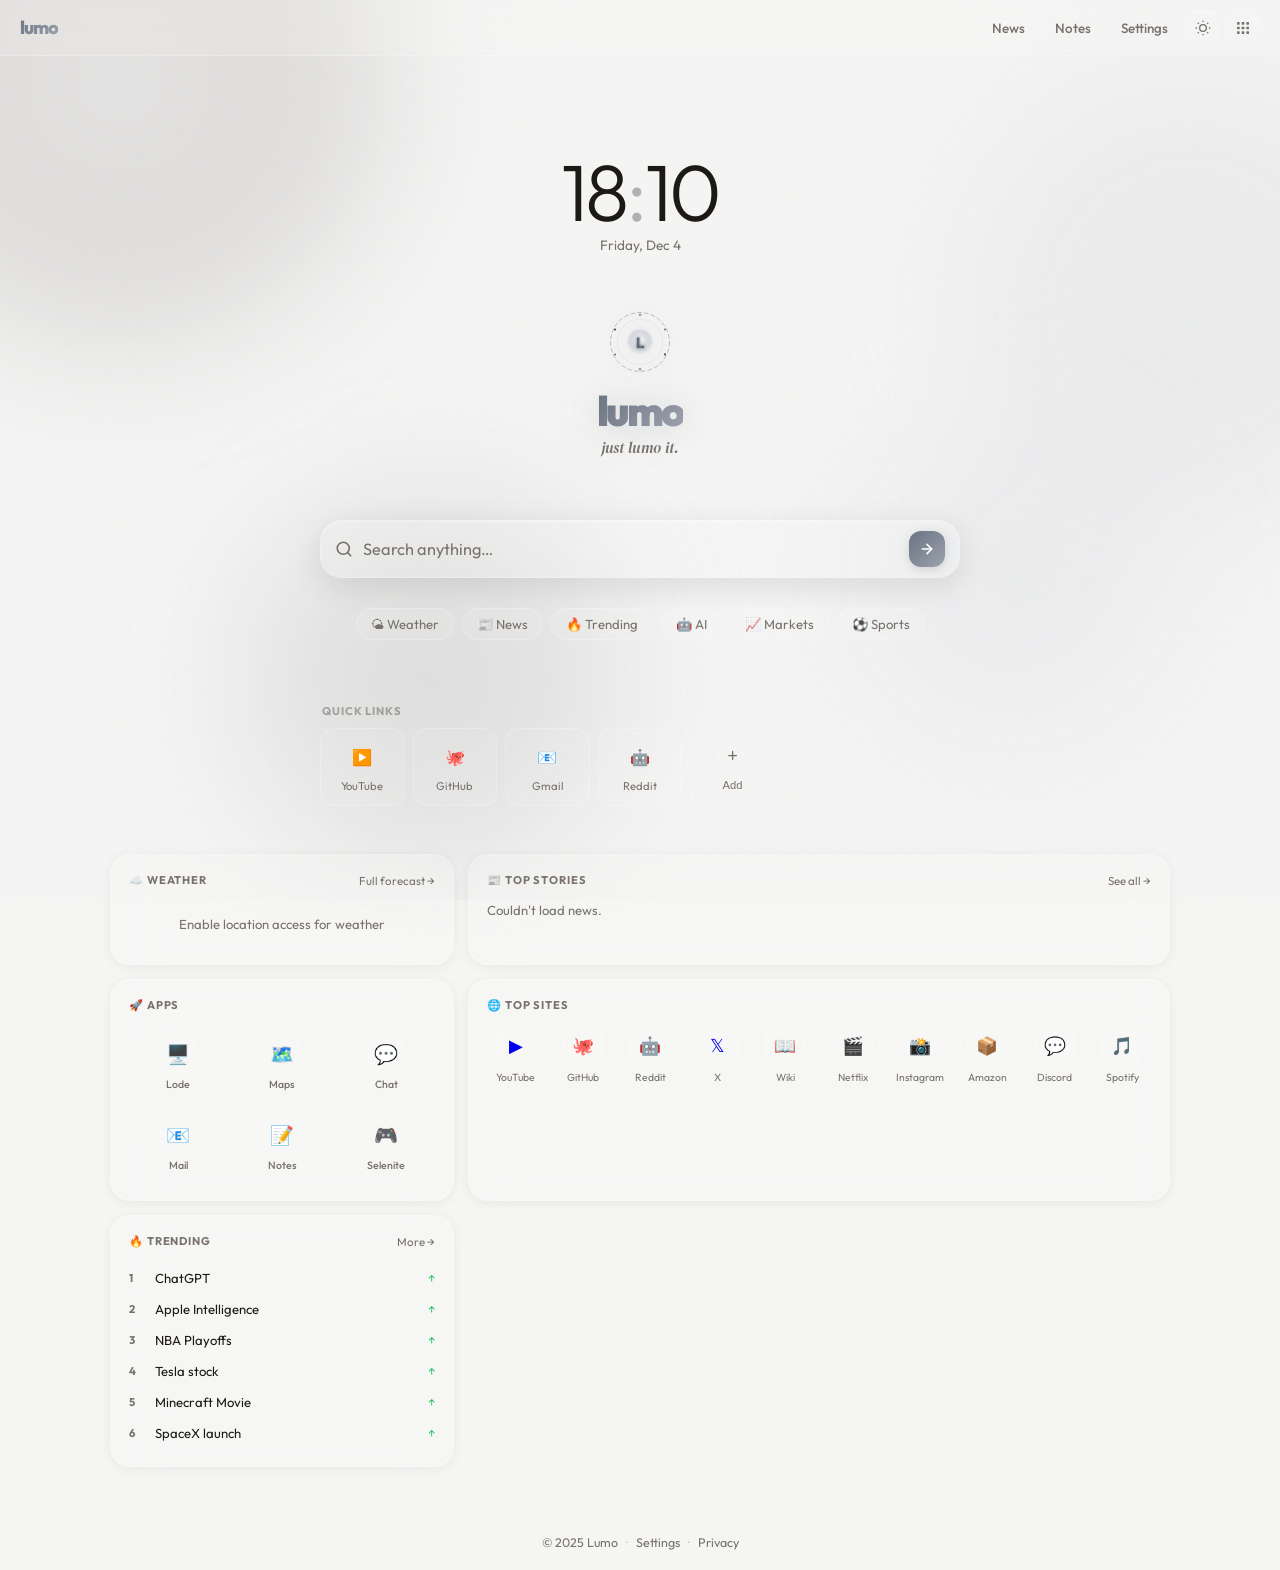
<file: index.html>
<!DOCTYPE html>
<html lang="en">
<head>
  <meta charset="UTF-8" />
  <meta name="viewport" content="width=device-width, initial-scale=1.0" />
  <title>Lumo</title>
  <link rel="icon" type="image/png" href="assets/favicon.png"/>
  <link rel="preconnect" href="https://fonts.googleapis.com" />
  <link href="https://fonts.googleapis.com/css2?family=Outfit:wght@300;400;500;600;700;800;900&family=Playfair+Display:ital@1&family=DM+Serif+Display:ital@1&display=swap" rel="stylesheet" />
  <link rel="stylesheet" href="style.css" />
  <style>
    body { min-height:100vh; overflow-x:hidden; }

    /* NAV */
    .top-nav {
      position:fixed; top:0; left:0; right:0; z-index:100; height:56px;
      display:flex; align-items:center; padding:0 20px; gap:6px;
      background:var(--glass-bg-strong); backdrop-filter:var(--glass-blur);
      border-bottom:1px solid var(--glass-border);
    }
    .nav-brand {
      font-weight:800; font-size:1.15rem; letter-spacing:-0.05em; margin-right:4px;
      background:linear-gradient(135deg,var(--brand-1),var(--brand-2));
      -webkit-background-clip:text; -webkit-text-fill-color:transparent; background-clip:text;
    }
    .nav-spacer { flex:1; }
    .nav-link {
      padding:6px 12px; border-radius:8px; font-size:0.84rem; font-weight:500;
      color:var(--text-muted); background:none; border:none; cursor:pointer;
      font-family:var(--font-main); transition:background 0.15s,color 0.15s;
      text-decoration:none; display:flex; align-items:center;
    }
    .nav-link:hover { background:var(--glass-bg); color:var(--text); }
    .nav-icon-btn {
      width:34px; height:34px; border-radius:9px; border:1px solid var(--glass-border);
      background:var(--glass-bg); color:var(--text-muted); cursor:pointer;
      display:flex; align-items:center; justify-content:center;
      transition:background 0.15s,color 0.15s;
    }
    .nav-icon-btn:hover { background:var(--glass-bg-hover); color:var(--text); }
    .nav-icon-btn svg { width:16px; height:16px; }

    /* PAGE */
    .page-content { padding-top:56px; min-height:100vh; display:flex; flex-direction:column; }

    /* HERO */
    .hero { display:flex; flex-direction:column; align-items:center; padding:44px 20px 32px; gap:0; }

    /* CLOCK */
    .clock-block { text-align:center; margin-bottom:14px; animation:fadeUp 0.5s ease both; }
    .clock-time { font-size:clamp(2.8rem,7vw,5rem); font-weight:300; letter-spacing:-0.04em; color:var(--text); line-height:1; }
    .clock-time span { opacity:0.3; }
    .clock-date { font-size:0.85rem; color:var(--text-muted); margin-top:4px; }

    /* WEATHER STRIP */
    .weather-strip {
      display:flex; align-items:center; gap:8px; padding:6px 14px;
      border-radius:999px; background:var(--glass-bg); border:1px solid var(--glass-border);
      font-size:0.82rem; color:var(--text-muted); cursor:pointer;
      transition:background 0.2s; margin-bottom:24px;
      animation:fadeUp 0.5s 0.07s ease both;
    }
    .weather-strip:hover { background:var(--glass-bg-hover); }
    .weather-temp { font-weight:600; color:var(--text); }
    .weather-dot { width:3px; height:3px; border-radius:50%; background:var(--glass-border); }

    /* LOGO */
    .logo-container { text-align:center; margin-bottom:22px; animation:fadeUp 0.5s 0.1s ease both; }
    .logo-svg { width:68px; height:68px; margin-bottom:6px; }
    .logo-wordmark {
      font-size:2.6rem; font-weight:900; letter-spacing:-0.06em; margin-bottom:2px;
      background:linear-gradient(135deg,var(--brand-1),var(--brand-2));
      -webkit-background-clip:text; -webkit-text-fill-color:transparent; background-clip:text;
    }
    .logo-tagline { font-family:'DM Serif Display',serif; font-size:0.92rem; color:var(--text-muted); font-style:italic; }

    /* SEARCH */
    .search-container { width:100%; max-width:640px; animation:fadeUp 0.5s 0.15s ease both; }
    .search-glass {
      background:var(--glass-bg-strong); border:1px solid var(--glass-border);
      backdrop-filter:var(--glass-blur); border-radius:22px; box-shadow:var(--glass-shadow);
      transition:border-color 0.3s,box-shadow 0.3s; overflow:visible; position:relative;
    }
    .search-glass:focus-within {
      border-color:rgba(107,114,128,0.45);
      box-shadow:var(--glass-shadow),0 0 0 4px rgba(107,114,128,0.08);
    }
    .search-inner { display:flex; align-items:center; padding:0 14px; gap:10px; height:56px; }
    .search-icon { color:var(--text-muted); flex-shrink:0; display:flex; }
    .search-input {
      flex:1; border:none; background:none; outline:none;
      font-family:var(--font-main); font-size:1.02rem; color:var(--text); caret-color:var(--brand-1);
    }
    .search-input::placeholder { color:var(--text-muted); }
    .search-clear { background:none; border:none; color:var(--text-muted); cursor:pointer; font-size:0.85rem; padding:4px; display:none; }
    .search-clear.visible { display:block; }
    .search-submit {
      width:36px; height:36px; border-radius:12px; border:none; flex-shrink:0;
      background:linear-gradient(135deg,var(--brand-1),var(--brand-2));
      color:white; cursor:pointer; display:flex; align-items:center; justify-content:center;
      box-shadow:0 2px 10px var(--brand-glow); transition:transform 0.15s;
    }
    .search-submit:hover { transform:scale(1.08); }
    .suggestions {
      position:absolute; left:0; right:0; top:calc(100% + 6px);
      background:var(--glass-bg-strong); backdrop-filter:var(--glass-blur);
      border:1px solid var(--glass-border); border-radius:16px;
      box-shadow:var(--glass-shadow); overflow:hidden; z-index:50; display:none;
    }
    .suggestions.open { display:block; }
    .suggestion-item {
      display:flex; align-items:center; gap:10px; padding:10px 16px;
      cursor:pointer; font-size:0.88rem; color:var(--text-muted); transition:background 0.12s;
    }
    .suggestion-item:hover { background:var(--glass-bg-hover); color:var(--text); }
    .suggestion-item svg { width:14px; height:14px; opacity:0.5; flex-shrink:0; }

    /* CHIPS */
    .quick-chips { display:flex; flex-wrap:wrap; gap:8px; justify-content:center; margin-top:14px; }
    .chip {
      padding:7px 14px; border-radius:999px; border:1px solid var(--glass-border);
      background:var(--glass-bg); font-family:var(--font-main); font-size:0.82rem;
      color:var(--text-muted); cursor:pointer; transition:all 0.2s; white-space:nowrap;
    }
    .chip:hover { background:var(--glass-bg-hover); color:var(--text); transform:translateY(-1px); border-color:rgba(107,114,128,0.35); }

    /* QUICK LINKS */
    .quick-links-section { width:100%; max-width:640px; margin-top:24px; animation:fadeUp 0.5s 0.2s ease both; }
    .ql-label { font-size:0.7rem; font-weight:700; text-transform:uppercase; letter-spacing:0.08em; color:var(--text-muted); opacity:0.6; display:block; margin-bottom:10px; padding:0 2px; }
    .quick-links-grid { display:grid; grid-template-columns:repeat(auto-fill,minmax(76px,1fr)); gap:8px; }
    .ql-item {
      display:flex; flex-direction:column; align-items:center; gap:6px; padding:12px 8px;
      border-radius:14px; cursor:pointer; background:var(--glass-bg);
      border:1px solid var(--glass-border); transition:background 0.15s,transform 0.15s;
      text-decoration:none; position:relative;
    }
    .ql-item:hover { background:var(--glass-bg-hover); transform:translateY(-2px); }
    .ql-favicon { width:32px; height:32px; border-radius:8px; overflow:hidden; display:flex; align-items:center; justify-content:center; font-size:1rem; }
    .ql-favicon img { width:100%; height:100%; border-radius:8px; }
    .ql-name { font-size:0.7rem; color:var(--text-muted); text-align:center; white-space:nowrap; overflow:hidden; text-overflow:ellipsis; width:100%; }
    .ql-remove { position:absolute; top:3px; right:3px; width:16px; height:16px; border-radius:50%; background:rgba(0,0,0,0.35); border:none; color:white; font-size:0.6rem; cursor:pointer; display:none; align-items:center; justify-content:center; }
    .ql-item:hover .ql-remove { display:flex; }
    .ql-add-item {
      display:flex; flex-direction:column; align-items:center; gap:6px; padding:12px 8px;
      border-radius:14px; cursor:pointer; background:none; border:1px dashed var(--glass-border);
      transition:background 0.15s,border-color 0.15s;
    }
    .ql-add-item:hover { background:var(--glass-bg); border-color:rgba(107,114,128,0.4); }
    .ql-add-icon { width:32px; height:32px; border-radius:8px; background:var(--glass-bg); display:flex; align-items:center; justify-content:center; color:var(--text-muted); font-size:1.1rem; }

    /* DASHBOARD */
    .dashboard { width:100%; max-width:1100px; padding:0 20px 48px; margin:0 auto; }
    .dashboard-grid { display:grid; grid-template-columns:1fr 1fr 1fr; gap:14px; }
    @media(max-width:900px){.dashboard-grid{grid-template-columns:1fr 1fr;}}
    @media(max-width:580px){.dashboard-grid{grid-template-columns:1fr;}}

    .dash-card {
      background:var(--glass-bg-strong); border:1px solid var(--glass-border);
      backdrop-filter:var(--glass-blur); border-radius:20px; padding:18px;
      box-shadow:0 2px 12px rgba(0,0,0,0.06); animation:fadeUp 0.5s ease both;
    }
    .dash-card-header { display:flex; align-items:center; justify-content:space-between; margin-bottom:14px; }
    .dash-card-title { font-size:0.7rem; font-weight:700; text-transform:uppercase; letter-spacing:0.08em; color:var(--text-muted); }
    .dash-card-link { font-size:0.72rem; color:var(--text-muted); text-decoration:none; transition:color 0.15s; }
    .dash-card-link:hover { color:var(--text); }

    /* weather card */
    .weather-card { animation-delay:0.25s; }
    .weather-big { display:flex; align-items:flex-start; gap:12px; margin-bottom:12px; }
    .weather-big-icon { font-size:2.8rem; line-height:1; }
    .weather-big-temp { font-size:2.6rem; font-weight:300; letter-spacing:-0.04em; line-height:1; }
    .weather-big-desc { font-size:0.82rem; color:var(--text-muted); margin-top:3px; }
    .weather-big-loc { font-size:0.76rem; color:var(--text-muted); margin-top:2px; }
    .weather-row { display:grid; grid-template-columns:1fr 1fr; gap:6px; }
    .weather-stat { background:var(--glass-bg); border-radius:10px; padding:8px 10px; }
    .weather-stat-label { font-size:0.72rem; color:var(--text-muted); margin-bottom:2px; }
    .weather-stat-val { font-weight:600; font-size:0.85rem; }

    /* news card */
    .news-card { grid-column:span 2; animation-delay:0.3s; }
    .news-item { display:flex; gap:12px; padding:9px 0; border-bottom:1px solid var(--glass-border); cursor:pointer; transition:opacity 0.15s; text-decoration:none; }
    .news-item:last-child { border-bottom:none; padding-bottom:0; }
    .news-item:hover { opacity:0.72; }
    .news-num { font-size:1.1rem; font-weight:800; color:var(--glass-border); min-width:22px; }
    .news-info { flex:1; min-width:0; }
    .news-title { font-size:0.84rem; font-weight:600; line-height:1.35; color:var(--text); margin-bottom:2px; }
    .news-meta { font-size:0.7rem; color:var(--text-muted); }

    /* apps card */
    .apps-card { animation-delay:0.35s; }
    .apps-card-grid { display:grid; grid-template-columns:repeat(3,1fr); gap:6px; }
    .app-card-item { display:flex; flex-direction:column; align-items:center; gap:5px; padding:10px 4px; border-radius:12px; cursor:pointer; text-decoration:none; transition:background 0.15s; color:var(--text); }
    .app-card-item:hover:not(.soon) { background:var(--glass-bg-hover); }
    .app-card-item.soon { opacity:0.38; cursor:default; }
    .app-card-icon { width:36px; height:36px; border-radius:11px; display:flex; align-items:center; justify-content:center; font-size:1.2rem; background:var(--glass-bg); border:1px solid var(--glass-border); }
    .app-card-label { font-size:0.66rem; color:var(--text-muted); text-align:center; font-weight:500; }

    /* top sites card */
    .topsites-card { grid-column:span 2; animation-delay:0.38s; }
    .topsites-grid { display:grid; grid-template-columns:repeat(auto-fill,minmax(54px,1fr)); gap:10px; }
    .topsite-item { display:flex; flex-direction:column; align-items:center; gap:5px; cursor:pointer; text-decoration:none; transition:transform 0.15s; }
    .topsite-item:hover { transform:translateY(-2px); }
    .topsite-icon { width:40px; height:40px; border-radius:12px; background:var(--glass-bg); border:1px solid var(--glass-border); display:flex; align-items:center; justify-content:center; font-size:1.1rem; overflow:hidden; }
    .topsite-icon img { width:100%; height:100%; object-fit:cover; border-radius:10px; }
    .topsite-name { font-size:0.65rem; color:var(--text-muted); text-align:center; }

    /* trending card */
    .trending-card { animation-delay:0.32s; }
    .trending-item { display:flex; align-items:center; gap:10px; padding:7px 0; border-bottom:1px solid var(--glass-border); cursor:pointer; transition:opacity 0.15s; }
    .trending-item:last-child { border-bottom:none; }
    .trending-item:hover { opacity:0.7; }
    .trending-rank { font-size:0.7rem; font-weight:700; color:var(--text-muted); min-width:16px; }
    .trending-label { font-size:0.82rem; color:var(--text); flex:1; }
    .trending-arrow { font-size:0.7rem; color:#22c55e; }

    /* APPS MODAL */
    .apps-overlay { position:fixed; inset:0; z-index:200; display:none; align-items:flex-start; justify-content:flex-end; padding:62px 14px 0; }
    .apps-overlay.open { display:flex; }
    .apps-modal {
      background:var(--glass-bg-strong); backdrop-filter:var(--glass-blur);
      border:1px solid var(--glass-border); border-radius:20px; padding:16px; width:300px;
      box-shadow:0 20px 60px rgba(0,0,0,0.2); animation:fadeUp 0.2s cubic-bezier(0.34,1.2,0.64,1) both;
    }
    .apps-modal-header { display:flex; align-items:center; justify-content:space-between; margin-bottom:12px; padding:0 4px; }
    .apps-modal-header span { font-size:0.72rem; font-weight:700; text-transform:uppercase; letter-spacing:0.08em; color:var(--text-muted); }
    .apps-close { background:none; border:none; color:var(--text-muted); cursor:pointer; font-size:1rem; }
    .apps-grid { display:grid; grid-template-columns:repeat(4,1fr); gap:4px; }
    .app-item { display:flex; flex-direction:column; align-items:center; gap:5px; padding:10px 4px; border-radius:12px; cursor:pointer; text-decoration:none; color:var(--text); transition:background 0.15s; position:relative; }
    .app-item:hover:not(.app-soon) { background:var(--glass-bg-hover); }
    .app-item.app-soon { opacity:0.42; cursor:default; }
    .app-icon-wrap { font-size:1.45rem; }
    .app-name { font-size:0.63rem; font-weight:500; text-align:center; color:var(--text-muted); }
    .app-soon-tag { position:absolute; top:4px; right:4px; font-size:0.5rem; background:var(--glass-border); border-radius:999px; padding:1px 4px; color:var(--text-muted); font-weight:600; }

    /* ADD LINK MODAL */
    .add-link-modal { position:fixed; inset:0; z-index:300; display:none; align-items:center; justify-content:center; background:rgba(0,0,0,0.4); backdrop-filter:blur(6px); }
    .add-link-modal.open { display:flex; }
    .add-link-card { background:var(--bg); border:1px solid var(--glass-border); border-radius:18px; padding:24px; width:340px; box-shadow:0 20px 60px rgba(0,0,0,0.3); animation:fadeUp 0.2s ease both; }
    .add-link-title { font-size:1rem; font-weight:700; margin-bottom:16px; }
    .add-link-field { margin-bottom:10px; }
    .add-link-field label { display:block; font-size:0.74rem; font-weight:600; color:var(--text-muted); margin-bottom:4px; text-transform:uppercase; letter-spacing:0.06em; }
    .add-link-field input { width:100%; padding:9px 12px; border-radius:10px; border:1px solid var(--glass-border); background:var(--glass-bg); font-family:var(--font-main); font-size:0.88rem; color:var(--text); outline:none; }
    .add-link-field input:focus { border-color:var(--brand-1); }
    .add-link-btns { display:flex; gap:8px; margin-top:14px; }
    .add-link-save { flex:1; padding:9px; border-radius:10px; border:none; background:var(--text); color:var(--bg); font-family:var(--font-main); font-size:0.88rem; font-weight:600; cursor:pointer; }
    .add-link-cancel { padding:9px 14px; border-radius:10px; border:1px solid var(--glass-border); background:none; font-family:var(--font-main); font-size:0.88rem; color:var(--text-muted); cursor:pointer; }

    /* SKELETON */
    .skeleton { background:linear-gradient(90deg,var(--glass-bg) 25%,var(--glass-bg-hover) 50%,var(--glass-bg) 75%); background-size:200% 100%; animation:shimmer 1.5s infinite; border-radius:6px; height:14px; }
    @keyframes shimmer{0%{background-position:200% 0}100%{background-position:-200% 0}}

    /* FOOTER */
    .footer { text-align:center; padding:20px; font-size:0.78rem; color:var(--text-muted); display:flex; align-items:center; justify-content:center; gap:8px; }
    .footer a { color:var(--text-muted); text-decoration:none; }
    .footer a:hover { color:var(--text); }
    .footer-sep { opacity:0.4; }

    @keyframes fadeUp{from{opacity:0;transform:translateY(12px)}to{opacity:1;transform:translateY(0)}}
    @keyframes spin{to{transform:rotate(360deg)}}
    @keyframes twinkle{0%,100%{opacity:0.4;transform:scale(1)}50%{opacity:1;transform:scale(1.4)}}
  </style>
</head>
<body>
  <div class="bg-orbs"><div class="orb orb-1"></div><div class="orb orb-2"></div><div class="orb orb-3"></div><div class="orb orb-4"></div></div>
  <div class="noise"></div>

  <nav class="top-nav">
    <span class="nav-brand">lumo</span>
    <div class="nav-spacer"></div>
    <a href="news.html" class="nav-link">News</a>
    <a href="lumo-notes.html" class="nav-link">Notes</a>
    <button class="nav-link" onclick="window.location.href='settings.html'">Settings</button>
    <button class="nav-icon-btn" id="themeToggle" title="Toggle theme">
      <svg viewBox="0 0 24 24" fill="none" stroke="currentColor" stroke-width="2"><circle cx="12" cy="12" r="5"/><line x1="12" y1="1" x2="12" y2="3"/><line x1="12" y1="21" x2="12" y2="23"/><line x1="4.22" y1="4.22" x2="5.64" y2="5.64"/><line x1="18.36" y1="18.36" x2="19.78" y2="19.78"/><line x1="1" y1="12" x2="3" y2="12"/><line x1="21" y1="12" x2="23" y2="12"/><line x1="4.22" y1="19.78" x2="5.64" y2="18.36"/><line x1="18.36" y1="5.64" x2="19.78" y2="4.22"/></svg>
    </button>
    <button class="nav-icon-btn" id="appsBtn" title="Apps">
      <svg viewBox="0 0 24 24" fill="currentColor"><rect x="3" y="3" width="4" height="4" rx="1"/><rect x="10" y="3" width="4" height="4" rx="1"/><rect x="17" y="3" width="4" height="4" rx="1"/><rect x="3" y="10" width="4" height="4" rx="1"/><rect x="10" y="10" width="4" height="4" rx="1"/><rect x="17" y="10" width="4" height="4" rx="1"/><rect x="3" y="17" width="4" height="4" rx="1"/><rect x="10" y="17" width="4" height="4" rx="1"/><rect x="17" y="17" width="4" height="4" rx="1"/></svg>
    </button>
  </nav>

  <div class="apps-overlay" id="appsOverlay">
    <div class="apps-modal">
      <div class="apps-modal-header"><span>Lumo Apps</span><button class="apps-close" id="appsClose">✕</button></div>
      <div class="apps-grid">
        <a href="lode.html" class="app-item"><div class="app-icon-wrap">🖥️</div><span class="app-name">Lode</span></a>
        <a href="maps.html" class="app-item"><div class="app-icon-wrap">🗺️</div><span class="app-name">Maps</span></a>
        <a href="lumo-chat.html" class="app-item"><div class="app-icon-wrap">💬</div><span class="app-name">Chat</span></a>
        <a href="lumo-mail.html" class="app-item"><div class="app-icon-wrap">📧</div><span class="app-name">Mail</span></a>
        <a href="lumo-notes.html" class="app-item"><div class="app-icon-wrap">📝</div><span class="app-name">Notes</span></a>
        <a href="selenite-games.html" class="app-item"><div class="app-icon-wrap">🎮</div><span class="app-name">Selenite</span></a>
        <div class="app-item app-soon"><div class="app-icon-wrap">📅</div><span class="app-name">Calendar</span><span class="app-soon-tag">Soon</span></div>
        <div class="app-item app-soon"><div class="app-icon-wrap">✅</div><span class="app-name">Tasks</span><span class="app-soon-tag">Soon</span></div>
      </div>
    </div>
  </div>

  <div class="add-link-modal" id="addLinkModal">
    <div class="add-link-card">
      <div class="add-link-title">Add Quick Link</div>
      <div class="add-link-field"><label>Name</label><input type="text" id="qlName" placeholder="e.g. YouTube"/></div>
      <div class="add-link-field"><label>URL</label><input type="url" id="qlUrl" placeholder="https://youtube.com"/></div>
      <div class="add-link-btns">
        <button class="add-link-cancel" onclick="closeAddLink()">Cancel</button>
        <button class="add-link-save" onclick="saveQuickLink()">Add Link</button>
      </div>
    </div>
  </div>

  <div class="page-content">
    <main class="hero">
      <div class="clock-block">
        <div class="clock-time" id="clockTime">00<span>:</span>00</div>
        <div class="clock-date" id="clockDate"></div>
      </div>

      <div class="weather-strip" id="weatherStrip" onclick="doSearch('weather today')" style="display:none">
        <span id="wStripIcon">🌤</span>
        <span class="weather-temp" id="wStripTemp">--°</span>
        <div class="weather-dot"></div>
        <span id="wStripLoc" style="opacity:0.7">Loading...</span>
        <div class="weather-dot"></div>
        <span id="wStripDesc">--</span>
      </div>

      <div class="logo-container">
        <svg class="logo-svg" viewBox="0 0 120 120" xmlns="http://www.w3.org/2000/svg">
          <defs>
            <radialGradient id="lg" cx="50%" cy="50%" r="50%"><stop offset="0%" stop-color="#9ca3af"/><stop offset="50%" stop-color="#6b7280"/><stop offset="100%" stop-color="#4b5563"/></radialGradient>
            <radialGradient id="gg" cx="50%" cy="40%" r="60%"><stop offset="0%" stop-color="#f9fafb" stop-opacity="0.9"/><stop offset="100%" stop-color="#9ca3af" stop-opacity="0"/></radialGradient>
            <filter id="gf"><feGaussianBlur stdDeviation="3" result="b"/><feMerge><feMergeNode in="b"/><feMergeNode in="SourceGraphic"/></feMerge></filter>
          </defs>
          <circle cx="60" cy="60" r="52" fill="none" stroke="url(#lg)" stroke-width="1.5" stroke-dasharray="8 4" opacity="0.4" style="animation:spin 20s linear infinite;transform-origin:60px 60px"/>
          <circle cx="60" cy="60" r="40" fill="none" stroke="#818cf8" stroke-width="1" opacity="0.22" style="animation:spin 14s linear infinite reverse;transform-origin:60px 60px"/>
          <circle cx="60" cy="60" r="22" fill="url(#gg)" filter="url(#gf)"/>
          <text x="60" y="70" text-anchor="middle" font-family="Outfit" font-weight="800" font-size="26" fill="url(#lg)" filter="url(#gf)">L</text>
          <circle cx="60" cy="12" r="2.5" fill="#9ca3af" style="animation:twinkle 2.5s ease-in-out infinite"/>
          <circle cx="104" cy="38" r="1.8" fill="#6b7280" style="animation:twinkle 3s ease-in-out infinite 0.5s"/>
          <circle cx="104" cy="82" r="2" fill="#4b5563" style="animation:twinkle 2.8s ease-in-out infinite 1s"/>
          <circle cx="60" cy="108" r="2.5" fill="#9ca3af" style="animation:twinkle 2.2s ease-in-out infinite 1.5s"/>
          <circle cx="16" cy="82" r="1.8" fill="#6b7280" style="animation:twinkle 3.2s ease-in-out infinite 0.8s"/>
          <circle cx="16" cy="38" r="2" fill="#4b5563" style="animation:twinkle 2.6s ease-in-out infinite 0.3s"/>
        </svg>
        <h1 class="logo-wordmark">lumo</h1>
        <p class="logo-tagline"><em>just lumo it.</em></p>
      </div>

      <div class="search-container">
        <div class="search-glass">
          <div class="search-inner">
            <span class="search-icon"><svg width="18" height="18" viewBox="0 0 24 24" fill="none" stroke="currentColor" stroke-width="2.2" stroke-linecap="round" stroke-linejoin="round"><circle cx="11" cy="11" r="8"/><line x1="21" y1="21" x2="16.65" y2="16.65"/></svg></span>
            <input type="text" id="searchInput" class="search-input" placeholder="Search anything…" autocomplete="off" spellcheck="false"/>
            <button class="search-clear" id="clearBtn">✕</button>
            <button class="search-submit" id="searchBtn"><svg width="16" height="16" viewBox="0 0 24 24" fill="none" stroke="currentColor" stroke-width="2.5" stroke-linecap="round" stroke-linejoin="round"><line x1="5" y1="12" x2="19" y2="12"/><polyline points="12 5 19 12 12 19"/></svg></button>
          </div>
          <div class="suggestions" id="suggestions"></div>
        </div>
        <div class="quick-chips">
          <button class="chip" onclick="doSearch('weather today')">🌤 Weather</button>
          <button class="chip" onclick="doSearch('latest news')">📰 News</button>
          <button class="chip" onclick="doSearch('trending topics')">🔥 Trending</button>
          <button class="chip" onclick="doSearch('AI news 2025')">🤖 AI</button>
          <button class="chip" onclick="doSearch('stock market today')">📈 Markets</button>
          <button class="chip" onclick="doSearch('sports scores today')">⚽ Sports</button>
        </div>
      </div>

      <div class="quick-links-section">
        <span class="ql-label">Quick Links</span>
        <div class="quick-links-grid" id="quickLinksGrid"></div>
      </div>
    </main>

    <div class="dashboard">
      <div class="dashboard-grid">

        <div class="dash-card weather-card">
          <div class="dash-card-header"><span class="dash-card-title">☁️ Weather</span><a href="#" class="dash-card-link" onclick="doSearch('weather forecast');return false">Full forecast →</a></div>
          <div id="weatherCard"><div class="skeleton" style="height:56px;margin-bottom:10px"></div><div class="weather-row"><div class="skeleton" style="height:46px"></div><div class="skeleton" style="height:46px"></div></div></div>
        </div>

        <div class="dash-card news-card">
          <div class="dash-card-header"><span class="dash-card-title">📰 Top Stories</span><a href="news.html" class="dash-card-link">See all →</a></div>
          <div id="newsCard"><div class="skeleton" style="margin-bottom:8px"></div><div class="skeleton" style="margin-bottom:8px;width:80%"></div><div class="skeleton" style="margin-bottom:8px"></div><div class="skeleton" style="width:70%"></div></div>
        </div>

        <div class="dash-card apps-card">
          <div class="dash-card-header"><span class="dash-card-title">🚀 Apps</span></div>
          <div class="apps-card-grid">
            <a href="lode.html" class="app-card-item"><div class="app-card-icon">🖥️</div><span class="app-card-label">Lode</span></a>
            <a href="maps.html" class="app-card-item"><div class="app-card-icon">🗺️</div><span class="app-card-label">Maps</span></a>
            <a href="lumo-chat.html" class="app-card-item"><div class="app-card-icon">💬</div><span class="app-card-label">Chat</span></a>
            <a href="lumo-mail.html" class="app-card-item"><div class="app-card-icon">📧</div><span class="app-card-label">Mail</span></a>
            <a href="lumo-notes.html" class="app-card-item"><div class="app-card-icon">📝</div><span class="app-card-label">Notes</span></a>
            <a href="selenite-games.html" class="app-card-item"><div class="app-card-icon">🎮</div><span class="app-card-label">Selenite</span></a>
          </div>
        </div>

        <div class="dash-card topsites-card">
          <div class="dash-card-header"><span class="dash-card-title">🌐 Top Sites</span></div>
          <div class="topsites-grid">
            <a href="https://youtube.com" target="_blank" class="topsite-item"><div class="topsite-icon"><img src="https://www.google.com/s2/favicons?domain=youtube.com&sz=64" onerror="this.parentNode.textContent='▶'"/></div><span class="topsite-name">YouTube</span></a>
            <a href="https://github.com" target="_blank" class="topsite-item"><div class="topsite-icon"><img src="https://www.google.com/s2/favicons?domain=github.com&sz=64" onerror="this.parentNode.textContent='🐙'"/></div><span class="topsite-name">GitHub</span></a>
            <a href="https://reddit.com" target="_blank" class="topsite-item"><div class="topsite-icon"><img src="https://www.google.com/s2/favicons?domain=reddit.com&sz=64" onerror="this.parentNode.textContent='🤖'"/></div><span class="topsite-name">Reddit</span></a>
            <a href="https://x.com" target="_blank" class="topsite-item"><div class="topsite-icon"><img src="https://www.google.com/s2/favicons?domain=x.com&sz=64" onerror="this.parentNode.textContent='𝕏'"/></div><span class="topsite-name">X</span></a>
            <a href="https://wikipedia.org" target="_blank" class="topsite-item"><div class="topsite-icon"><img src="https://www.google.com/s2/favicons?domain=wikipedia.org&sz=64" onerror="this.parentNode.textContent='📖'"/></div><span class="topsite-name">Wiki</span></a>
            <a href="https://netflix.com" target="_blank" class="topsite-item"><div class="topsite-icon"><img src="https://www.google.com/s2/favicons?domain=netflix.com&sz=64" onerror="this.parentNode.textContent='🎬'"/></div><span class="topsite-name">Netflix</span></a>
            <a href="https://instagram.com" target="_blank" class="topsite-item"><div class="topsite-icon"><img src="https://www.google.com/s2/favicons?domain=instagram.com&sz=64" onerror="this.parentNode.textContent='📸'"/></div><span class="topsite-name">Instagram</span></a>
            <a href="https://amazon.com" target="_blank" class="topsite-item"><div class="topsite-icon"><img src="https://www.google.com/s2/favicons?domain=amazon.com&sz=64" onerror="this.parentNode.textContent='📦'"/></div><span class="topsite-name">Amazon</span></a>
            <a href="https://discord.com" target="_blank" class="topsite-item"><div class="topsite-icon"><img src="https://www.google.com/s2/favicons?domain=discord.com&sz=64" onerror="this.parentNode.textContent='💬'"/></div><span class="topsite-name">Discord</span></a>
            <a href="https://spotify.com" target="_blank" class="topsite-item"><div class="topsite-icon"><img src="https://www.google.com/s2/favicons?domain=spotify.com&sz=64" onerror="this.parentNode.textContent='🎵'"/></div><span class="topsite-name">Spotify</span></a>
          </div>
        </div>

        <div class="dash-card trending-card">
          <div class="dash-card-header"><span class="dash-card-title">🔥 Trending</span><a href="#" class="dash-card-link" onclick="doSearch('trending today');return false">More →</a></div>
          <div id="trendingCard"><div class="skeleton" style="margin-bottom:8px"></div><div class="skeleton" style="margin-bottom:8px;width:80%"></div><div class="skeleton" style="margin-bottom:8px"></div><div class="skeleton" style="width:70%"></div></div>
        </div>

      </div>
    </div>

    <footer class="footer">
      <span>© 2025 Lumo</span><span class="footer-sep">·</span>
      <a href="settings.html">Settings</a><span class="footer-sep">·</span>
      <a href="#">Privacy</a>
    </footer>
  </div>

  <script src="config.js"></script>
  <script src="app.js"></script>
  <script>
    // CLOCK
    function updateClock(){
      const n=new Date(),h=String(n.getHours()).padStart(2,'0'),m=String(n.getMinutes()).padStart(2,'0');
      document.getElementById('clockTime').innerHTML=`${h}<span>:</span>${m}`;
      const days=['Sunday','Monday','Tuesday','Wednesday','Thursday','Friday','Saturday'];
      const months=['Jan','Feb','Mar','Apr','May','Jun','Jul','Aug','Sep','Oct','Nov','Dec'];
      document.getElementById('clockDate').textContent=`${days[n.getDay()]}, ${months[n.getMonth()]} ${n.getDate()}`;
    }
    updateClock(); setInterval(updateClock,1000);

    // WEATHER (Open-Meteo, free, no key)
    const WMO={0:'Clear sky',1:'Mainly clear',2:'Partly cloudy',3:'Overcast',45:'Foggy',48:'Rime fog',51:'Light drizzle',53:'Drizzle',55:'Dense drizzle',61:'Slight rain',63:'Moderate rain',65:'Heavy rain',71:'Slight snow',73:'Moderate snow',75:'Heavy snow',80:'Showers',81:'Moderate showers',82:'Violent showers',95:'Thunderstorm',96:'Thunderstorm+hail'};
    const WICO={0:'☀️',1:'🌤',2:'⛅',3:'☁️',45:'🌫',48:'🌫',51:'🌦',53:'🌦',55:'🌧',61:'🌧',63:'🌧',65:'🌧',71:'🌨',73:'❄️',75:'❄️',80:'🌦',81:'🌧',82:'⛈',95:'⛈',96:'⛈'};
    async function loadWeather(){
      try{
        const pos=await new Promise((res,rej)=>navigator.geolocation.getCurrentPosition(res,rej,{timeout:6000}));
        const {latitude:lat,longitude:lon}=pos.coords;
        const [geoR,wR]=await Promise.all([
          fetch(`https://nominatim.openstreetmap.org/reverse?lat=${lat}&lon=${lon}&format=json`),
          fetch(`https://api.open-meteo.com/v1/forecast?latitude=${lat}&longitude=${lon}&current=temperature_2m,weathercode,windspeed_10m,relative_humidity_2m&timezone=auto`)
        ]);
        const geo=await geoR.json(),w=await wR.json();
        const city=geo.address?.city||geo.address?.town||geo.address?.village||'Your area';
        const c=w.current,temp=Math.round(c.temperature_2m),code=c.weathercode;
        const desc=WMO[code]||'',icon=WICO[code]||'🌡',wind=Math.round(c.windspeed_10m),hum=c.relative_humidity_2m;
        // Strip
        document.getElementById('weatherStrip').style.display='flex';
        document.getElementById('wStripIcon').textContent=icon;
        document.getElementById('wStripTemp').textContent=`${temp}°C`;
        document.getElementById('wStripLoc').textContent=city;
        document.getElementById('wStripDesc').textContent=desc;
        // Card
        document.getElementById('weatherCard').innerHTML=`
          <div class="weather-big"><div class="weather-big-icon">${icon}</div><div>
            <div class="weather-big-temp">${temp}°</div>
            <div class="weather-big-desc">${desc}</div>
            <div class="weather-big-loc">📍 ${city}</div>
          </div></div>
          <div class="weather-row">
            <div class="weather-stat"><div class="weather-stat-label">💨 Wind</div><div class="weather-stat-val">${wind} km/h</div></div>
            <div class="weather-stat"><div class="weather-stat-label">💧 Humidity</div><div class="weather-stat-val">${hum}%</div></div>
          </div>`;
      }catch{
        document.getElementById('weatherCard').innerHTML='<div style="font-size:0.82rem;color:var(--text-muted);text-align:center;padding:14px">Enable location access for weather</div>';
      }
    }
    loadWeather();

    // NEWS
    async function loadNews(){
      const key=typeof LUMO_CONFIG!=='undefined'?LUMO_CONFIG.BRAVE_API_KEY:'';
      if(!key||key==='YOUR_SERPAPI_KEY_HERE'){
        document.getElementById('newsCard').innerHTML='<div style="font-size:0.82rem;color:var(--text-muted)">Add your Serper API key to see live news.</div>';
        return;
      }
      try{
        const r=await fetch('https://google.serper.dev/news',{method:'POST',headers:{'X-API-KEY':key,'Content-Type':'application/json'},body:JSON.stringify({q:'top news today',num:5})});
        const d=await r.json();
        const items=d.news||[];
        if(!items.length){document.getElementById('newsCard').innerHTML='<div style="font-size:0.82rem;color:var(--text-muted)">No news loaded.</div>';return;}
        document.getElementById('newsCard').innerHTML=items.slice(0,5).map((it,i)=>`
          <a href="${it.link}" target="_blank" class="news-item">
            <div class="news-num">0${i+1}</div>
            <div class="news-info">
              <div class="news-title">${it.title}</div>
              <div class="news-meta">${it.source||''}${it.date?' · '+it.date:''}</div>
            </div>
          </a>`).join('');
      }catch{document.getElementById('newsCard').innerHTML='<div style="font-size:0.82rem;color:var(--text-muted)">Couldn\'t load news.</div>';}
    }
    loadNews();

    // TRENDING (static for now, could connect to Serper later)
    const TRENDS=['ChatGPT','Apple Intelligence','NBA Playoffs','Tesla stock','Minecraft Movie','SpaceX launch','Taylor Swift','Climate Summit'];
    document.getElementById('trendingCard').innerHTML=TRENDS.slice(0,6).map((t,i)=>`
      <div class="trending-item" onclick="doSearch('${t}')">
        <span class="trending-rank">${i+1}</span>
        <span class="trending-label">${t}</span>
        <span class="trending-arrow">↑</span>
      </div>`).join('');

    // QUICK LINKS
    const DEFAULT_LINKS=[
      {name:'YouTube',url:'https://youtube.com',emoji:'▶️'},
      {name:'GitHub',url:'https://github.com',emoji:'🐙'},
      {name:'Gmail',url:'https://gmail.com',emoji:'📧'},
      {name:'Reddit',url:'https://reddit.com',emoji:'🤖'},
    ];
    function getQLs(){try{return JSON.parse(localStorage.getItem('lumo-quicklinks')||'null')||DEFAULT_LINKS;}catch{return DEFAULT_LINKS;}}
    function saveQLs(l){localStorage.setItem('lumo-quicklinks',JSON.stringify(l));}
    function renderQLs(){
      const links=getQLs();
      document.getElementById('quickLinksGrid').innerHTML=links.map((l,i)=>`
        <a href="${l.url}" class="ql-item" target="_blank">
          <div class="ql-favicon"><img src="https://www.google.com/s2/favicons?domain=${new URL(l.url).hostname}&sz=64" onerror="this.parentNode.textContent='${l.emoji||'🔗'}'"/></div>
          <span class="ql-name">${l.name}</span>
          <button class="ql-remove" onclick="removeQL(${i},event)">✕</button>
        </a>`).join('')+`
        <button class="ql-add-item" onclick="openAddLink()">
          <div class="ql-add-icon">+</div>
          <span class="ql-name" style="color:var(--text-muted)">Add</span>
        </button>`;
    }
    function removeQL(i,e){e.preventDefault();e.stopPropagation();const l=getQLs();l.splice(i,1);saveQLs(l);renderQLs();}
    function openAddLink(){document.getElementById('addLinkModal').classList.add('open');document.getElementById('qlName').focus();}
    function closeAddLink(){document.getElementById('addLinkModal').classList.remove('open');}
    function saveQuickLink(){
      const name=document.getElementById('qlName').value.trim();
      let url=document.getElementById('qlUrl').value.trim();
      if(!name||!url)return;
      if(!url.startsWith('http'))url='https://'+url;
      const l=getQLs();l.push({name,url,emoji:'🔗'});saveQLs(l);renderQLs();closeAddLink();
      document.getElementById('qlName').value='';document.getElementById('qlUrl').value='';
    }
    document.getElementById('addLinkModal').addEventListener('click',e=>{if(e.target===document.getElementById('addLinkModal'))closeAddLink();});
    document.getElementById('qlUrl').addEventListener('keydown',e=>{if(e.key==='Enter')saveQuickLink();});
    renderQLs();
  </script>
</body>
</html>
</file>
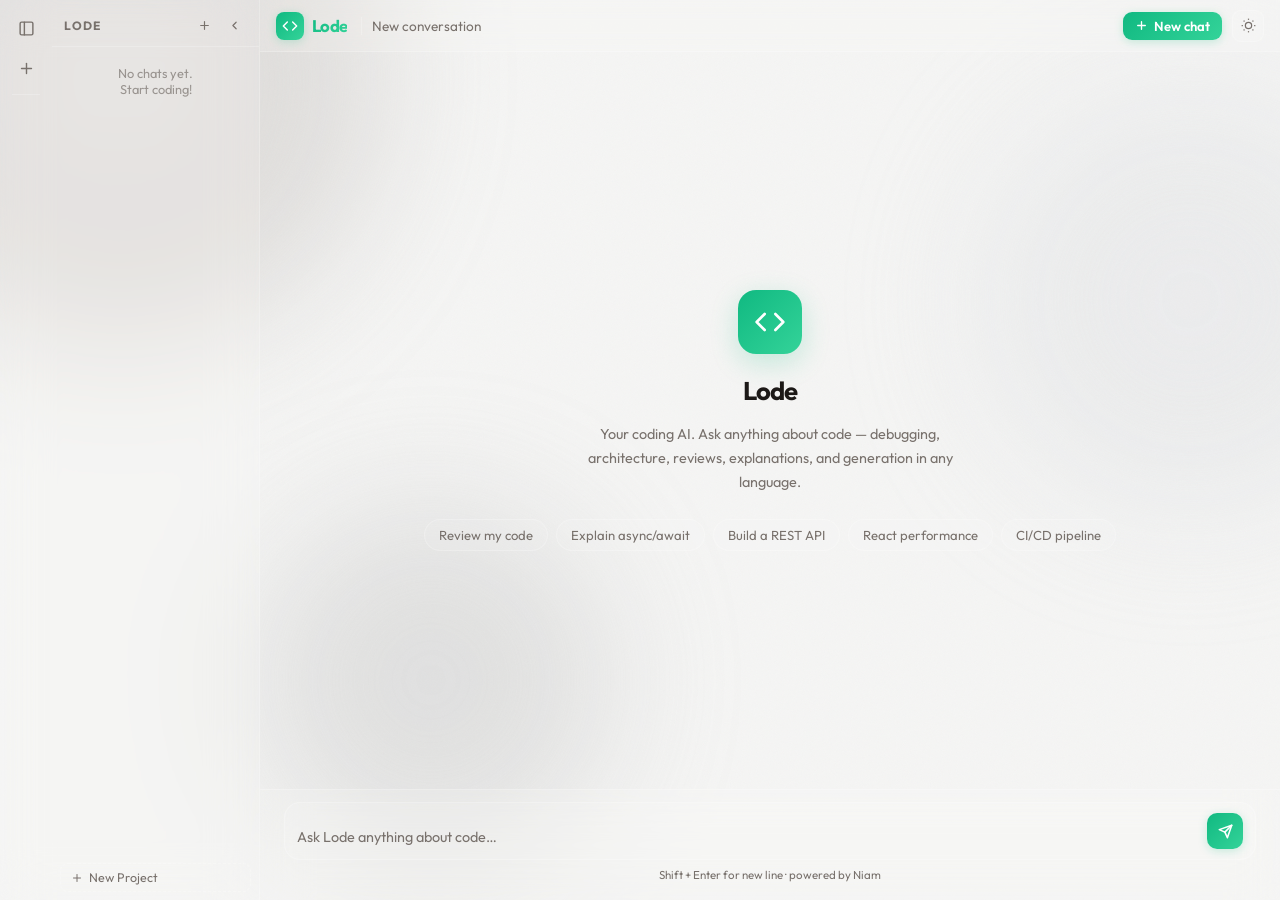
<file: lode.html>
<!DOCTYPE html>
<html lang="en">
<head>
  <meta charset="UTF-8"/>
  <meta name="viewport" content="width=device-width, initial-scale=1.0"/>
  <title>Lode — Coding AI</title>
    <link rel="icon" type="image/png" href="assets/favicon.png"/>
  <link rel="preconnect" href="https://fonts.googleapis.com"/>
  <link href="https://fonts.googleapis.com/css2?family=Outfit:wght@300;400;500;600;700&family=JetBrains+Mono:wght@400;500&display=swap" rel="stylesheet"/>
  <link rel="stylesheet" href="style.css"/>
  <style>
    *, *::before, *::after { box-sizing: border-box; margin: 0; padding: 0; }

    /* ── Override brand colors for Lode (green/emerald) ── */
    :root {
      --lode-1: #10b981;
      --lode-2: #34d399;
      --lode-3: #059669;
      --lode-glow: rgba(16,185,129,0.22);
      --lode-glow-soft: rgba(52,211,153,0.10);
      --mono: 'JetBrains Mono', monospace;
    }

    body { height: 100vh; overflow: hidden; display: flex; flex-direction: column; }

    /* ── App shell ── */
    .lode-app { display: flex; height: 100vh; position: relative; z-index: 10; }

    /* ══════════════════════════════════
       SIDEBAR
    ══════════════════════════════════ */
    .lode-sidebar {
      width: 52px;
      display: flex;
      flex-direction: column;
      border-right: 1px solid var(--glass-border);
      background: var(--glass-bg-strong);
      backdrop-filter: var(--glass-blur);
      -webkit-backdrop-filter: var(--glass-blur);
      transition: width 0.25s cubic-bezier(0.4,0,0.2,1);
      overflow: hidden;
      flex-shrink: 0;
      position: relative;
      z-index: 20;
    }
    .lode-sidebar.expanded { width: 260px; }

    /* Rail (always visible) */
    .sidebar-rail {
      width: 52px;
      flex-shrink: 0;
      display: flex;
      flex-direction: column;
      align-items: center;
      padding: 10px 0;
      gap: 4px;
      position: absolute;
      left: 0; top: 0; bottom: 0;
      z-index: 2;
    }
    .rail-btn {
      width: 36px; height: 36px; border-radius: 10px;
      display: flex; align-items: center; justify-content: center;
      background: none; border: none; cursor: pointer;
      color: var(--text-muted); transition: background 0.15s, color 0.15s;
    }
    .rail-btn:hover { background: var(--glass-bg-hover); color: var(--text); }
    .rail-btn.active { color: var(--lode-1); }
    .rail-btn svg { width: 17px; height: 17px; }
    .rail-divider { width: 28px; height: 1px; background: var(--glass-border); margin: 4px 0; }

    /* Expanded panel */
    .sidebar-panel {
      position: absolute;
      left: 52px; top: 0; right: 0; bottom: 0;
      opacity: 0; pointer-events: none;
      transition: opacity 0.2s;
      display: flex; flex-direction: column;
      overflow: hidden;
    }
    .lode-sidebar.expanded .sidebar-panel { opacity: 1; pointer-events: all; }

    .panel-header {
      padding: 12px 12px 8px;
      display: flex; align-items: center; justify-content: space-between;
      border-bottom: 1px solid var(--glass-border);
      flex-shrink: 0;
    }
    .panel-title {
      font-size: 0.75rem; font-weight: 700; text-transform: uppercase;
      letter-spacing: 0.08em; color: var(--text-muted);
    }
    .panel-hbtns { display: flex; gap: 4px; }
    .panel-hbtn {
      width: 26px; height: 26px; border-radius: 7px;
      border: none; background: none; cursor: pointer;
      color: var(--text-muted); display: flex; align-items: center; justify-content: center;
      transition: background 0.15s, color 0.15s;
    }
    .panel-hbtn:hover { background: var(--glass-bg-hover); color: var(--text); }
    .panel-hbtn svg { width: 13px; height: 13px; }

    .panel-scroll {
      flex: 1; overflow-y: auto; padding: 6px 8px;
    }
    .panel-scroll::-webkit-scrollbar { width: 3px; }
    .panel-scroll::-webkit-scrollbar-thumb { background: var(--glass-border); border-radius: 99px; }

    /* Project sections */
    .project-block { margin-bottom: 6px; }
    .project-header {
      display: flex; align-items: center; gap: 6px;
      padding: 5px 6px; border-radius: 8px; cursor: pointer;
      color: var(--text-muted); font-size: 0.78rem; font-weight: 600;
      transition: background 0.15s, color 0.15s; user-select: none;
      position: relative;
    }
    .project-header:hover { background: var(--glass-bg); color: var(--text); }
    .project-header svg { width: 13px; height: 13px; flex-shrink: 0; }
    .project-chevron { margin-left: auto; transition: transform 0.2s; flex-shrink: 0; }
    .project-chevron.open { transform: rotate(90deg); }
    .project-name-input {
      background: none; border: none; outline: none; font-family: var(--font-main);
      font-size: 0.78rem; font-weight: 600; color: var(--text); width: 100%;
      padding: 0; cursor: text;
    }
    .project-name-input:not([readonly]) {
      background: var(--glass-bg); border-radius: 4px; padding: 1px 4px;
    }
    .project-actions {
      display: none; gap: 2px; margin-left: auto; flex-shrink: 0;
    }
    .project-header:hover .project-actions { display: flex; }
    .project-action-btn {
      width: 20px; height: 20px; border-radius: 5px; border: none; background: none;
      cursor: pointer; color: var(--text-muted); display: flex; align-items: center; justify-content: center;
      transition: background 0.12s, color 0.12s;
    }
    .project-action-btn:hover { background: var(--glass-bg-hover); color: var(--text); }
    .project-action-btn svg { width: 11px; height: 11px; }

    .project-chats { padding-left: 18px; display: flex; flex-direction: column; gap: 1px; }

    /* Chat items */
    .chat-item {
      display: flex; align-items: center; gap: 6px;
      padding: 5px 8px; border-radius: 8px; cursor: pointer;
      font-size: 0.8rem; color: var(--text-muted); transition: background 0.15s, color 0.15s;
      position: relative; group: true;
    }
    .chat-item:hover { background: var(--glass-bg); color: var(--text); }
    .chat-item.active { background: var(--glass-bg-hover); color: var(--text); }
    .chat-item.active .chat-item-title { color: var(--lode-1); }
    .chat-item-icon { flex-shrink: 0; opacity: 0.5; }
    .chat-item-icon svg { width: 12px; height: 12px; }
    .chat-item-title {
      flex: 1; white-space: nowrap; overflow: hidden; text-overflow: ellipsis;
      font-size: 0.8rem;
    }
    .chat-item-title-input {
      flex: 1; background: var(--glass-bg); border: none; outline: none;
      font-family: var(--font-main); font-size: 0.8rem; color: var(--text);
      border-radius: 4px; padding: 1px 4px; width: 100%;
    }
    .chat-item-actions {
      display: none; gap: 1px; flex-shrink: 0;
    }
    .chat-item:hover .chat-item-actions { display: flex; }
    .chat-action-btn {
      width: 18px; height: 18px; border-radius: 4px; border: none; background: none;
      cursor: pointer; color: var(--text-muted); display: flex; align-items: center; justify-content: center;
      transition: background 0.12s, color 0.12s;
    }
    .chat-action-btn:hover { background: var(--glass-bg-hover); color: var(--text); }
    .chat-action-btn svg { width: 10px; height: 10px; }

    /* Loose chats (no project) */
    .loose-section-label {
      font-size: 0.67rem; font-weight: 700; text-transform: uppercase;
      letter-spacing: 0.08em; color: var(--text-muted);
      padding: 8px 6px 4px; opacity: 0.6;
    }

    /* New project btn */
    .new-project-btn {
      margin: 6px 8px 0; padding: 6px 10px; border-radius: 8px;
      border: 1px dashed var(--glass-border); background: none;
      font-family: var(--font-main); font-size: 0.78rem; color: var(--text-muted);
      cursor: pointer; display: flex; align-items: center; gap: 6px; width: calc(100% - 16px);
      transition: border-color 0.15s, color 0.15s, background 0.15s;
    }
    .new-project-btn:hover { border-color: var(--lode-1); color: var(--lode-1); background: var(--lode-glow-soft); }
    .new-project-btn svg { width: 12px; height: 12px; }

    /* Sidebar bottom */
    .sidebar-bottom {
      flex-shrink: 0; padding: 8px; border-top: 1px solid var(--glass-border);
      display: flex; flex-direction: column; gap: 4px;
    }

    /* ══════════════════════════════════
       MAIN AREA
    ══════════════════════════════════ */
    .lode-main { flex: 1; display: flex; flex-direction: column; min-width: 0; overflow: hidden; }

    /* Top nav */
    .lode-nav {
      height: 52px; flex-shrink: 0;
      display: flex; align-items: center; gap: 10px; padding: 0 16px;
      border-bottom: 1px solid var(--glass-border);
      background: var(--glass-bg-strong);
      backdrop-filter: var(--glass-blur);
      -webkit-backdrop-filter: var(--glass-blur);
    }
    .lode-nav-logo {
      display: flex; align-items: center; gap: 8px; text-decoration: none; margin-right: 4px;
    }
    .lode-logo-mark {
      width: 28px; height: 28px; border-radius: 8px;
      background: linear-gradient(135deg, var(--lode-1), var(--lode-2));
      display: flex; align-items: center; justify-content: center;
      box-shadow: 0 2px 10px var(--lode-glow);
    }
    .lode-logo-mark svg { width: 16px; height: 16px; color: white; }
    .lode-wordmark {
      font-size: 1.05rem; font-weight: 700; letter-spacing: -0.04em;
      background: linear-gradient(135deg, var(--lode-1), var(--lode-2));
      -webkit-background-clip: text; -webkit-text-fill-color: transparent; background-clip: text;
    }
    .lode-nav-divider { width: 1px; height: 18px; background: var(--glass-border); }
    .lode-chat-label {
      font-size: 0.85rem; color: var(--text-muted); font-weight: 400;
      white-space: nowrap; overflow: hidden; text-overflow: ellipsis; max-width: 280px;
    }
    .lode-nav-spacer { flex: 1; }
    .lode-nav-btn {
      width: 32px; height: 32px; border-radius: 9px; border: none;
      background: var(--glass-bg); color: var(--text-muted); cursor: pointer;
      display: flex; align-items: center; justify-content: center;
      transition: background 0.15s, color 0.15s; border: 1px solid var(--glass-border);
    }
    .lode-nav-btn:hover { background: var(--glass-bg-hover); color: var(--text); }
    .lode-nav-btn svg { width: 15px; height: 15px; }
    .lode-new-btn {
      display: flex; align-items: center; gap: 6px;
      padding: 6px 12px; border-radius: 9px; border: none;
      background: linear-gradient(135deg, var(--lode-1), var(--lode-2));
      color: white; font-family: var(--font-main); font-size: 0.82rem; font-weight: 600;
      cursor: pointer; box-shadow: 0 2px 10px var(--lode-glow);
      transition: transform 0.15s, opacity 0.15s;
    }
    .lode-new-btn:hover { transform: translateY(-1px); }
    .lode-new-btn svg { width: 13px; height: 13px; }

    /* Messages */
    .lode-messages {
      flex: 1; overflow-y: auto; padding: 24px 0;
      display: flex; flex-direction: column; gap: 0;
    }
    .lode-messages::-webkit-scrollbar { width: 4px; }
    .lode-messages::-webkit-scrollbar-thumb { background: var(--glass-border); border-radius: 99px; }

    /* Welcome */
    .lode-welcome {
      flex: 1; display: flex; flex-direction: column;
      align-items: center; justify-content: center;
      padding: 40px 24px; text-align: center; gap: 16px;
    }
    .lode-welcome-icon {
      width: 64px; height: 64px; border-radius: 18px;
      background: linear-gradient(135deg, var(--lode-1), var(--lode-2));
      display: flex; align-items: center; justify-content: center;
      box-shadow: 0 8px 28px var(--lode-glow); margin-bottom: 4px;
    }
    .lode-welcome-icon svg { width: 32px; height: 32px; color: white; }
    .lode-welcome h2 { font-size: 1.6rem; font-weight: 700; letter-spacing: -0.04em; }
    .lode-welcome p { font-size: 0.9rem; color: var(--text-muted); max-width: 380px; line-height: 1.65; }
    .lode-chips { display: flex; flex-wrap: wrap; gap: 8px; justify-content: center; margin-top: 8px; }
    .lode-chip {
      padding: 7px 14px; border-radius: 999px;
      border: 1px solid var(--glass-border); background: var(--glass-bg);
      font-family: var(--font-main); font-size: 0.82rem; color: var(--text-muted);
      cursor: pointer; transition: border-color 0.15s, color 0.15s, background 0.15s;
    }
    .lode-chip:hover { border-color: var(--lode-1); color: var(--lode-1); background: var(--lode-glow-soft); }

    /* Message rows */
    .lode-msg {
      display: flex; gap: 14px; padding: 14px 24px;
      animation: fadeUp 0.18s ease both;
    }
    @keyframes fadeUp { from { opacity: 0; transform: translateY(6px); } to { opacity: 1; transform: translateY(0); } }
    .lode-msg.user { flex-direction: row-reverse; }
    .lode-msg-av {
      width: 30px; height: 30px; border-radius: 9px; flex-shrink: 0;
      display: flex; align-items: center; justify-content: center;
    }
    .lode-msg.ai .lode-msg-av {
      background: linear-gradient(135deg, var(--lode-1), var(--lode-2));
      box-shadow: 0 2px 8px var(--lode-glow);
    }
    .lode-msg.user .lode-msg-av {
      background: var(--glass-bg-strong); border: 1px solid var(--glass-border);
    }
    .lode-msg-av svg { width: 15px; height: 15px; color: white; }
    .lode-msg.user .lode-msg-av svg { color: var(--text-muted); }
    .lode-msg-body { flex: 1; min-width: 0; max-width: 800px; }
    .lode-msg.user .lode-msg-body { align-items: flex-end; display: flex; flex-direction: column; }
    .lode-msg-bubble {
      font-size: 0.9rem; line-height: 1.65; color: var(--text);
      word-break: break-word;
    }
    .lode-msg.user .lode-msg-bubble {
      background: var(--glass-bg-strong); border: 1px solid var(--glass-border);
      border-radius: 16px 16px 4px 16px; padding: 10px 14px;
      display: inline-block; text-align: left; max-width: 520px;
    }

    /* Code blocks */
    .lode-msg-bubble pre {
      background: #0d1117; border-radius: 10px; padding: 14px 16px;
      overflow-x: auto; margin: 10px 0; border: 1px solid rgba(255,255,255,0.08);
      position: relative;
    }
    .lode-msg-bubble pre code {
      font-family: var(--mono); font-size: 0.83rem; line-height: 1.6;
      color: #e6edf3; background: none; padding: 0; border-radius: 0;
    }
    .lode-msg-bubble code {
      font-family: var(--mono); font-size: 0.85em;
      background: var(--glass-bg-strong); padding: 0.15em 0.4em;
      border-radius: 4px; border: 1px solid var(--glass-border);
    }
    .lode-msg-bubble pre code { border: none; background: none; }
    .copy-code-btn {
      position: absolute; top: 8px; right: 8px;
      background: rgba(255,255,255,0.08); border: 1px solid rgba(255,255,255,0.12);
      border-radius: 6px; padding: 3px 8px; font-family: var(--mono);
      font-size: 0.72rem; color: #8b949e; cursor: pointer;
      transition: background 0.15s, color 0.15s;
    }
    .copy-code-btn:hover { background: rgba(255,255,255,0.14); color: #e6edf3; }

    /* Typing dots */
    .lode-typing { display: flex; gap: 4px; align-items: center; padding: 4px 0; }
    .lode-dot {
      width: 6px; height: 6px; border-radius: 50%; background: var(--lode-1);
      animation: lodeBounce 1.2s ease-in-out infinite;
    }
    .lode-dot:nth-child(2) { animation-delay: 0.18s; }
    .lode-dot:nth-child(3) { animation-delay: 0.36s; }
    @keyframes lodeBounce { 0%,80%,100%{transform:translateY(0);opacity:0.4} 40%{transform:translateY(-6px);opacity:1} }

    /* Input area */
    .lode-input-wrap {
      flex-shrink: 0; padding: 12px 24px 18px;
      background: var(--glass-bg-strong); backdrop-filter: var(--glass-blur);
      border-top: 1px solid var(--glass-border);
    }
    .lode-input-glass {
      display: flex; align-items: flex-end; gap: 10px;
      background: var(--glass-bg); border: 1px solid var(--glass-border);
      border-radius: 16px; padding: 10px 12px;
      transition: border-color 0.2s, box-shadow 0.2s;
    }
    .lode-input-glass:focus-within {
      border-color: rgba(16,185,129,0.4);
      box-shadow: 0 0 0 3px rgba(16,185,129,0.08);
    }
    #lodeInput {
      flex: 1; background: none; border: none; outline: none;
      font-family: var(--font-main); font-size: 0.9rem; color: var(--text);
      resize: none; max-height: 160px; min-height: 22px; line-height: 1.5;
      caret-color: var(--lode-1);
    }
    #lodeInput::placeholder { color: var(--text-muted); }
    .lode-send {
      width: 36px; height: 36px; border-radius: 10px; border: none; flex-shrink: 0;
      background: linear-gradient(135deg, var(--lode-1), var(--lode-2));
      color: white; cursor: pointer; display: flex; align-items: center; justify-content: center;
      box-shadow: 0 2px 10px var(--lode-glow); transition: transform 0.15s, opacity 0.2s;
    }
    .lode-send:hover { transform: scale(1.08); }
    .lode-send:disabled { opacity: 0.5; transform: none; cursor: default; }
    .lode-send svg { width: 15px; height: 15px; }
    .lode-input-hint { font-size: 0.72rem; color: var(--text-muted); text-align: center; margin-top: 7px; }
  </style>
</head>
<body>
  <div class="bg-orbs"><div class="orb orb-1"></div><div class="orb orb-2"></div><div class="orb orb-3"></div></div>
  <div class="noise"></div>

  <div class="lode-app">

    <!-- ═══ SIDEBAR ═══ -->
    <aside class="lode-sidebar" id="lodeSidebar">
      <!-- Rail -->
      <div class="sidebar-rail">
        <button class="rail-btn" id="sidebarToggleBtn" title="Toggle sidebar" onclick="toggleSidebar()">
          <svg viewBox="0 0 24 24" fill="none" stroke="currentColor" stroke-width="2" stroke-linecap="round" stroke-linejoin="round">
            <rect x="3" y="3" width="18" height="18" rx="2"/><line x1="9" y1="3" x2="9" y2="21"/>
          </svg>
        </button>
        <button class="rail-btn" title="New chat" onclick="startNewChat()">
          <svg viewBox="0 0 24 24" fill="none" stroke="currentColor" stroke-width="2" stroke-linecap="round" stroke-linejoin="round">
            <line x1="12" y1="5" x2="12" y2="19"/><line x1="5" y1="12" x2="19" y2="12"/>
          </svg>
        </button>
        <div class="rail-divider"></div>
        <div id="railChatDots" style="display:flex;flex-direction:column;gap:3px;align-items:center;overflow:hidden;flex:1;padding-bottom:8px"></div>
      </div>

      <!-- Expanded panel -->
      <div class="sidebar-panel">
        <div class="panel-header">
          <span class="panel-title">Lode</span>
          <div class="panel-hbtns">
            <button class="panel-hbtn" onclick="startNewChat()" title="New chat">
              <svg viewBox="0 0 24 24" fill="none" stroke="currentColor" stroke-width="2.2" stroke-linecap="round" stroke-linejoin="round">
                <line x1="12" y1="5" x2="12" y2="19"/><line x1="5" y1="12" x2="19" y2="12"/>
              </svg>
            </button>
            <button class="panel-hbtn" onclick="toggleSidebar()" title="Collapse">
              <svg viewBox="0 0 24 24" fill="none" stroke="currentColor" stroke-width="2.2" stroke-linecap="round" stroke-linejoin="round">
                <polyline points="15 18 9 12 15 6"/>
              </svg>
            </button>
          </div>
        </div>
        <div class="panel-scroll" id="panelScroll"></div>
        <button class="new-project-btn" onclick="createProject()">
          <svg viewBox="0 0 24 24" fill="none" stroke="currentColor" stroke-width="2" stroke-linecap="round" stroke-linejoin="round">
            <line x1="12" y1="5" x2="12" y2="19"/><line x1="5" y1="12" x2="19" y2="12"/>
          </svg>
          New Project
        </button>
        <div style="height:8px"></div>
      </div>
    </aside>

    <!-- ═══ MAIN ═══ -->
    <div class="lode-main">
      <nav class="lode-nav">
        <a href="index.html" class="lode-nav-logo" title="Back to Lumo">
          <div class="lode-logo-mark">
            <svg viewBox="0 0 24 24" fill="none" stroke="currentColor" stroke-width="2.2" stroke-linecap="round" stroke-linejoin="round">
              <polyline points="16 18 22 12 16 6"/><polyline points="8 6 2 12 8 18"/>
            </svg>
          </div>
          <span class="lode-wordmark">Lode</span>
        </a>
        <div class="lode-nav-divider"></div>
        <span class="lode-chat-label" id="chatLabel">New conversation</span>
        <div class="lode-nav-spacer"></div>
        <button class="lode-new-btn" onclick="startNewChat()">
          <svg viewBox="0 0 24 24" fill="none" stroke="currentColor" stroke-width="2.5" stroke-linecap="round" stroke-linejoin="round">
            <line x1="12" y1="5" x2="12" y2="19"/><line x1="5" y1="12" x2="19" y2="12"/>
          </svg>
          New chat
        </button>
        <button class="lode-nav-btn" onclick="toggleTheme()" title="Toggle theme">
          <svg viewBox="0 0 24 24" fill="none" stroke="currentColor" stroke-width="2">
            <circle cx="12" cy="12" r="5"/>
            <line x1="12" y1="1" x2="12" y2="3"/><line x1="12" y1="21" x2="12" y2="23"/>
            <line x1="4.22" y1="4.22" x2="5.64" y2="5.64"/><line x1="18.36" y1="18.36" x2="19.78" y2="19.78"/>
            <line x1="1" y1="12" x2="3" y2="12"/><line x1="21" y1="12" x2="23" y2="12"/>
            <line x1="4.22" y1="19.78" x2="5.64" y2="18.36"/><line x1="18.36" y1="5.64" x2="19.78" y2="4.22"/>
          </svg>
        </button>
      </nav>

      <div class="lode-messages" id="lodeMessages">
        <div class="lode-welcome" id="lodeWelcome">
          <div class="lode-welcome-icon">
            <svg viewBox="0 0 24 24" fill="none" stroke="currentColor" stroke-width="2" stroke-linecap="round" stroke-linejoin="round">
              <polyline points="16 18 22 12 16 6"/><polyline points="8 6 2 12 8 18"/>
            </svg>
          </div>
          <h2>Lode</h2>
          <p>Your coding AI. Ask anything about code — debugging, architecture, reviews, explanations, and generation in any language.</p>
          <div class="lode-chips">
            <button class="lode-chip" onclick="sendStarter('Review this code for bugs and improvements')">Review my code</button>
            <button class="lode-chip" onclick="sendStarter('Explain how async/await works in JavaScript')">Explain async/await</button>
            <button class="lode-chip" onclick="sendStarter('Write a REST API in Python with FastAPI')">Build a REST API</button>
            <button class="lode-chip" onclick="sendStarter('What are the best practices for React performance?')">React performance</button>
            <button class="lode-chip" onclick="sendStarter('Help me set up a CI/CD pipeline')">CI/CD pipeline</button>
          </div>
        </div>
      </div>

      <div class="lode-input-wrap">
        <div class="lode-input-glass">
          <textarea id="lodeInput" rows="1" placeholder="Ask Lode anything about code…"></textarea>
          <button class="lode-send" id="lodeSend" onclick="sendMessage()">
            <svg viewBox="0 0 24 24" fill="none" stroke="currentColor" stroke-width="2.5" stroke-linecap="round" stroke-linejoin="round">
              <line x1="22" y1="2" x2="11" y2="13"/><polygon points="22 2 15 22 11 13 2 9 22 2"/>
            </svg>
          </button>
        </div>
        <div class="lode-input-hint">Shift + Enter for new line · powered by Niam</div>
      </div>
    </div>
  </div>

  <script src="config.js"></script>
  <script src="lode.js"></script>
</body>
</html>
</file>
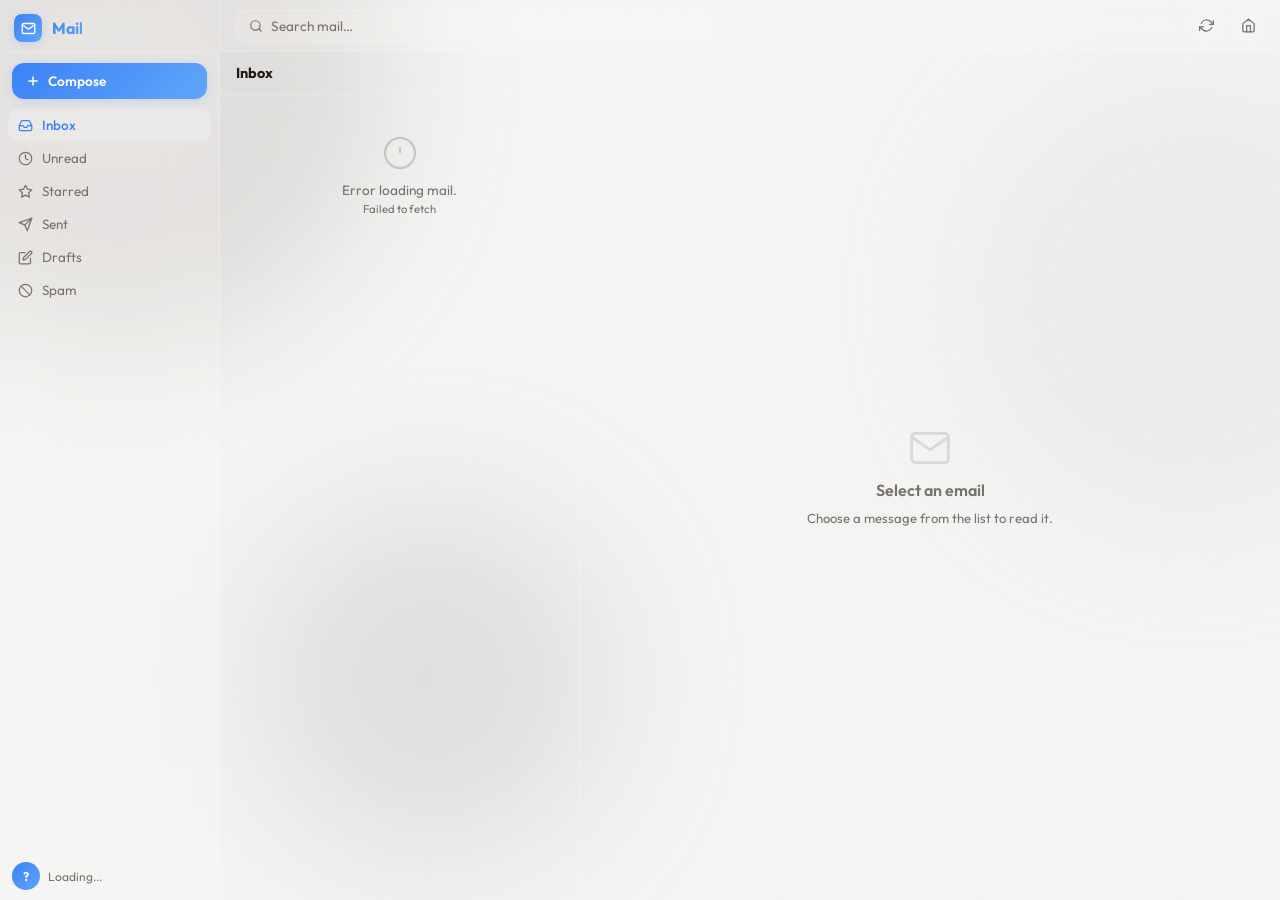
<file: lumo-mail.html>
<!DOCTYPE html>
<html lang="en">
<head>
  <meta charset="UTF-8"/>
  <meta name="viewport" content="width=device-width, initial-scale=1.0"/>
  <title>Lumo Mail</title>
  <link rel="icon" type="image/png" href="assets/favicon.png"/>
  <link rel="preconnect" href="https://fonts.googleapis.com"/>
  <link href="https://fonts.googleapis.com/css2?family=Outfit:wght@300;400;500;600;700&display=swap" rel="stylesheet"/>
  <link rel="stylesheet" href="style.css"/>
  <style>
    *, *::before, *::after { box-sizing: border-box; margin: 0; padding: 0; }
    body { height: 100vh; overflow: hidden; display: flex; flex-direction: column; }

    :root {
      --mail-1: #3b82f6;
      --mail-2: #60a5fa;
      --mail-glow: rgba(59,130,246,0.2);
    }

    .mail-app { display: flex; height: 100vh; position: relative; z-index: 10; }

    /* ── Sidebar ── */
    .mail-sidebar {
      width: 220px; flex-shrink: 0;
      display: flex; flex-direction: column;
      border-right: 1px solid var(--glass-border);
      background: var(--glass-bg-strong);
      backdrop-filter: var(--glass-blur);
      -webkit-backdrop-filter: var(--glass-blur);
    }
    .mail-sidebar-top {
      padding: 14px 14px 10px;
      border-bottom: 1px solid var(--glass-border);
      display: flex; align-items: center; gap: 10px;
    }
    .mail-logo-mark {
      width: 28px; height: 28px; border-radius: 8px;
      background: linear-gradient(135deg, var(--mail-1), var(--mail-2));
      display: flex; align-items: center; justify-content: center;
      box-shadow: 0 2px 10px var(--mail-glow); flex-shrink: 0;
    }
    .mail-logo-mark svg { width: 15px; height: 15px; color: white; }
    .mail-wordmark {
      font-size: 1rem; font-weight: 700; letter-spacing: -0.03em;
      background: linear-gradient(135deg, var(--mail-1), var(--mail-2));
      -webkit-background-clip: text; -webkit-text-fill-color: transparent; background-clip: text;
    }
    .compose-btn {
      margin: 10px 12px 6px;
      display: flex; align-items: center; gap: 8px;
      padding: 9px 14px; border-radius: 12px; border: none;
      background: linear-gradient(135deg, var(--mail-1), var(--mail-2));
      color: white; font-family: var(--font-main); font-size: 0.85rem; font-weight: 600;
      cursor: pointer; box-shadow: 0 2px 12px var(--mail-glow);
      transition: transform 0.15s, opacity 0.15s;
    }
    .compose-btn:hover { transform: translateY(-1px); }
    .compose-btn svg { width: 14px; height: 14px; }

    .mail-nav { flex: 1; overflow-y: auto; padding: 4px 8px; }
    .mail-nav::-webkit-scrollbar { width: 3px; }
    .mail-nav::-webkit-scrollbar-thumb { background: var(--glass-border); border-radius: 99px; }
    .nav-item {
      display: flex; align-items: center; gap: 9px;
      padding: 8px 10px; border-radius: 10px; cursor: pointer;
      font-size: 0.84rem; color: var(--text-muted);
      transition: background 0.15s, color 0.15s; margin-bottom: 1px;
      border: none; background: none; font-family: var(--font-main); width: 100%; text-align: left;
    }
    .nav-item:hover { background: var(--glass-bg); color: var(--text); }
    .nav-item.active { background: var(--glass-bg-hover); color: var(--mail-1); font-weight: 500; }
    .nav-item svg { width: 15px; height: 15px; flex-shrink: 0; }
    .nav-badge {
      margin-left: auto; background: var(--mail-1); color: white;
      font-size: 0.68rem; font-weight: 700; padding: 1px 6px;
      border-radius: 999px; min-width: 18px; text-align: center;
    }

    .mail-sidebar-bottom {
      padding: 10px 12px; border-top: 1px solid var(--glass-border);
      display: flex; align-items: center; gap: 8px;
    }
    .mail-user-av {
      width: 28px; height: 28px; border-radius: 50%;
      background: linear-gradient(135deg, var(--mail-1), var(--mail-2));
      display: flex; align-items: center; justify-content: center;
      font-size: 0.78rem; font-weight: 700; color: white; flex-shrink: 0;
    }
    .mail-user-email { font-size: 0.75rem; color: var(--text-muted); overflow: hidden; text-overflow: ellipsis; white-space: nowrap; }

    /* ── Main ── */
    .mail-main { flex: 1; display: flex; flex-direction: column; min-width: 0; }

    /* Top bar */
    .mail-topbar {
      height: 52px; flex-shrink: 0;
      display: flex; align-items: center; gap: 10px; padding: 0 16px;
      border-bottom: 1px solid var(--glass-border);
      background: var(--glass-bg-strong); backdrop-filter: var(--glass-blur);
    }
    .mail-search-wrap {
      flex: 1; max-width: 480px;
      display: flex; align-items: center; gap: 8px;
      background: var(--glass-bg); border: 1px solid var(--glass-border);
      border-radius: 10px; padding: 6px 12px; transition: border-color 0.2s;
    }
    .mail-search-wrap:focus-within { border-color: rgba(59,130,246,0.4); }
    .mail-search-wrap svg { width: 14px; height: 14px; color: var(--text-muted); flex-shrink: 0; }
    #mailSearch {
      flex: 1; border: none; background: none; outline: none;
      font-family: var(--font-main); font-size: 0.85rem; color: var(--text);
    }
    #mailSearch::placeholder { color: var(--text-muted); }
    .topbar-spacer { flex: 1; }
    .topbar-btn {
      width: 32px; height: 32px; border-radius: 9px;
      border: 1px solid var(--glass-border); background: var(--glass-bg);
      color: var(--text-muted); cursor: pointer; display: flex; align-items: center; justify-content: center;
      transition: background 0.15s, color 0.15s; text-decoration: none;
    }
    .topbar-btn:hover { background: var(--glass-bg-hover); color: var(--text); }
    .topbar-btn svg { width: 15px; height: 15px; }

    /* ── Email list ── */
    .mail-content { flex: 1; display: flex; min-height: 0; }
    .email-list {
      width: 360px; flex-shrink: 0; border-right: 1px solid var(--glass-border);
      display: flex; flex-direction: column; overflow: hidden;
    }
    .email-list-header {
      padding: 12px 16px; border-bottom: 1px solid var(--glass-border);
      display: flex; align-items: center; justify-content: space-between; flex-shrink: 0;
    }
    .email-list-title { font-size: 0.9rem; font-weight: 700; }
    .email-list-count { font-size: 0.75rem; color: var(--text-muted); }
    .email-list-scroll { flex: 1; overflow-y: auto; }
    .email-list-scroll::-webkit-scrollbar { width: 3px; }
    .email-list-scroll::-webkit-scrollbar-thumb { background: var(--glass-border); border-radius: 99px; }

    .email-item {
      padding: 12px 16px; border-bottom: 1px solid var(--glass-border);
      cursor: pointer; transition: background 0.15s; position: relative;
    }
    .email-item:hover { background: var(--glass-bg); }
    .email-item.active { background: var(--glass-bg-hover); }
    .email-item.unread .email-sender { font-weight: 700; color: var(--text); }
    .email-item.unread .email-subject { font-weight: 600; }
    .email-item-top { display: flex; align-items: baseline; justify-content: space-between; gap: 8px; margin-bottom: 3px; }
    .email-sender { font-size: 0.85rem; color: var(--text); white-space: nowrap; overflow: hidden; text-overflow: ellipsis; flex: 1; }
    .email-date { font-size: 0.72rem; color: var(--text-muted); flex-shrink: 0; }
    .email-subject { font-size: 0.82rem; color: var(--text-muted); white-space: nowrap; overflow: hidden; text-overflow: ellipsis; margin-bottom: 2px; }
    .email-snippet { font-size: 0.77rem; color: var(--text-muted); white-space: nowrap; overflow: hidden; text-overflow: ellipsis; opacity: 0.75; }
    .unread-dot {
      position: absolute; left: 5px; top: 50%; transform: translateY(-50%);
      width: 6px; height: 6px; border-radius: 50%; background: var(--mail-1);
    }

    /* Loading / empty states */
    .list-state {
      display: flex; flex-direction: column; align-items: center; justify-content: center;
      gap: 10px; padding: 40px 20px; color: var(--text-muted); text-align: center;
    }
    .list-state svg { width: 36px; height: 36px; opacity: 0.3; }
    .list-state p { font-size: 0.85rem; }
    .spinner {
      width: 28px; height: 28px; border-radius: 50%;
      border: 2.5px solid var(--glass-border); border-top-color: var(--mail-1);
      animation: spin 0.8s linear infinite;
    }
    @keyframes spin { to { transform: rotate(360deg); } }

    /* ── Email detail ── */
    .email-detail {
      flex: 1; display: flex; flex-direction: column; overflow: hidden;
    }
    .detail-empty {
      flex: 1; display: flex; flex-direction: column;
      align-items: center; justify-content: center; gap: 10px;
      color: var(--text-muted); text-align: center; padding: 40px;
    }
    .detail-empty svg { width: 44px; height: 44px; opacity: 0.2; }
    .detail-empty h3 { font-size: 1rem; font-weight: 600; color: var(--text-2, var(--text-muted)); }

    .detail-header {
      padding: 18px 24px 14px; border-bottom: 1px solid var(--glass-border);
      flex-shrink: 0;
    }
    .detail-subject { font-size: 1.1rem; font-weight: 700; margin-bottom: 10px; line-height: 1.3; }
    .detail-meta { display: flex; align-items: center; gap: 10px; flex-wrap: wrap; }
    .detail-avatar {
      width: 34px; height: 34px; border-radius: 50%;
      background: linear-gradient(135deg, var(--mail-1), var(--mail-2));
      display: flex; align-items: center; justify-content: center;
      font-size: 0.85rem; font-weight: 700; color: white; flex-shrink: 0;
    }
    .detail-from-info { flex: 1; min-width: 0; }
    .detail-from-name { font-size: 0.88rem; font-weight: 600; }
    .detail-from-email { font-size: 0.75rem; color: var(--text-muted); }
    .detail-date { font-size: 0.75rem; color: var(--text-muted); }
    .detail-actions { display: flex; gap: 6px; margin-left: auto; }
    .detail-action-btn {
      display: flex; align-items: center; gap: 5px;
      padding: 6px 12px; border-radius: 8px;
      border: 1px solid var(--glass-border); background: var(--glass-bg);
      font-family: var(--font-main); font-size: 0.8rem; color: var(--text-muted);
      cursor: pointer; transition: background 0.15s, color 0.15s;
    }
    .detail-action-btn:hover { background: var(--glass-bg-hover); color: var(--text); }
    .detail-action-btn svg { width: 13px; height: 13px; }

    .detail-body {
      flex: 1; overflow-y: auto; padding: 20px 24px;
      font-size: 0.9rem; line-height: 1.7; color: var(--text);
    }
    .detail-body::-webkit-scrollbar { width: 4px; }
    .detail-body::-webkit-scrollbar-thumb { background: var(--glass-border); border-radius: 99px; }
    .detail-body pre { white-space: pre-wrap; font-family: var(--font-main); }

    /* ── Compose modal ── */
    .compose-overlay {
      position: fixed; inset: 0; z-index: 200;
      background: rgba(0,0,0,0.4); backdrop-filter: blur(6px);
      display: none; align-items: flex-end; justify-content: flex-end;
      padding: 20px;
    }
    .compose-overlay.open { display: flex; }
    .compose-modal {
      background: var(--bg); border: 1px solid var(--glass-border);
      border-radius: 16px; width: 540px; max-height: 80vh;
      display: flex; flex-direction: column;
      box-shadow: 0 20px 60px rgba(0,0,0,0.35);
      animation: composeUp 0.25s cubic-bezier(0.34,1.2,0.64,1) both;
    }
    @keyframes composeUp { from { opacity:0; transform:translateY(20px); } to { opacity:1; transform:translateY(0); } }
    .compose-header {
      padding: 14px 16px; border-bottom: 1px solid var(--glass-border);
      display: flex; align-items: center; justify-content: space-between; flex-shrink: 0;
    }
    .compose-title { font-size: 0.9rem; font-weight: 700; }
    .compose-header-btns { display: flex; gap: 4px; }
    .compose-hbtn {
      width: 28px; height: 28px; border-radius: 7px; border: none; background: none;
      cursor: pointer; color: var(--text-muted); display: flex; align-items: center; justify-content: center;
      transition: background 0.15s, color 0.15s;
    }
    .compose-hbtn:hover { background: var(--glass-bg-hover); color: var(--text); }
    .compose-hbtn svg { width: 13px; height: 13px; }
    .compose-field {
      display: flex; align-items: center; gap: 8px;
      padding: 10px 16px; border-bottom: 1px solid var(--glass-border);
    }
    .compose-field label { font-size: 0.78rem; color: var(--text-muted); width: 44px; flex-shrink: 0; }
    .compose-field input {
      flex: 1; border: none; background: none; outline: none;
      font-family: var(--font-main); font-size: 0.88rem; color: var(--text);
    }
    .compose-field input::placeholder { color: var(--text-muted); }
    .compose-body {
      flex: 1; overflow-y: auto; padding: 12px 16px;
    }
    #composeBody {
      width: 100%; min-height: 180px; border: none; background: none; outline: none;
      font-family: var(--font-main); font-size: 0.88rem; color: var(--text);
      resize: none; line-height: 1.6;
    }
    #composeBody::placeholder { color: var(--text-muted); }
    .compose-footer {
      padding: 12px 16px; border-top: 1px solid var(--glass-border);
      display: flex; align-items: center; gap: 8px; flex-shrink: 0;
    }
    .compose-send-btn {
      display: flex; align-items: center; gap: 6px;
      padding: 8px 18px; border-radius: 10px; border: none;
      background: linear-gradient(135deg, var(--mail-1), var(--mail-2));
      color: white; font-family: var(--font-main); font-size: 0.85rem; font-weight: 600;
      cursor: pointer; box-shadow: 0 2px 10px var(--mail-glow); transition: transform 0.15s;
    }
    .compose-send-btn:hover { transform: translateY(-1px); }
    .compose-send-btn svg { width: 14px; height: 14px; }
    .compose-draft-btn {
      padding: 8px 14px; border-radius: 10px;
      border: 1px solid var(--glass-border); background: var(--glass-bg);
      font-family: var(--font-main); font-size: 0.82rem; color: var(--text-muted);
      cursor: pointer; transition: background 0.15s, color 0.15s;
    }
    .compose-draft-btn:hover { background: var(--glass-bg-hover); color: var(--text); }
    .compose-status { font-size: 0.78rem; color: var(--text-muted); margin-left: auto; }

    /* Toast */
    .toast {
      position: fixed; bottom: 24px; left: 50%; transform: translateX(-50%);
      background: var(--text); color: var(--bg); padding: 9px 18px;
      border-radius: 10px; font-size: 0.84rem; font-weight: 500;
      z-index: 500; opacity: 0; transition: opacity 0.25s;
      pointer-events: none; white-space: nowrap;
    }
    .toast.show { opacity: 1; }
  </style>
</head>
<body>
  <div class="bg-orbs"><div class="orb orb-1"></div><div class="orb orb-2"></div><div class="orb orb-3"></div></div>
  <div class="noise"></div>

  <div class="mail-app">
    <!-- Sidebar -->
    <aside class="mail-sidebar">
      <div class="mail-sidebar-top">
        <div class="mail-logo-mark">
          <svg viewBox="0 0 24 24" fill="none" stroke="currentColor" stroke-width="2.2" stroke-linecap="round" stroke-linejoin="round">
            <path d="M4 4h16c1.1 0 2 .9 2 2v12c0 1.1-.9 2-2 2H4c-1.1 0-2-.9-2-2V6c0-1.1.9-2 2-2z"/>
            <polyline points="22,6 12,13 2,6"/>
          </svg>
        </div>
        <span class="mail-wordmark">Mail</span>
      </div>
      <button class="compose-btn" onclick="openCompose()">
        <svg viewBox="0 0 24 24" fill="none" stroke="currentColor" stroke-width="2.5" stroke-linecap="round" stroke-linejoin="round">
          <line x1="12" y1="5" x2="12" y2="19"/><line x1="5" y1="12" x2="19" y2="12"/>
        </svg>
        Compose
      </button>
      <nav class="mail-nav">
        <button class="nav-item active" onclick="loadFolder('inbox',this)">
          <svg viewBox="0 0 24 24" fill="none" stroke="currentColor" stroke-width="2" stroke-linecap="round" stroke-linejoin="round"><path d="M22 12h-6l-2 3h-4l-2-3H2"/><path d="M5.45 5.11L2 12v6a2 2 0 0 0 2 2h16a2 2 0 0 0 2-2v-6l-3.45-6.89A2 2 0 0 0 16.76 4H7.24a2 2 0 0 0-1.79 1.11z"/></svg>
          Inbox
          <span class="nav-badge" id="unread-badge" style="display:none"></span>
        </button>
        <button class="nav-item" onclick="loadFolder('unread',this)">
          <svg viewBox="0 0 24 24" fill="none" stroke="currentColor" stroke-width="2" stroke-linecap="round" stroke-linejoin="round"><circle cx="12" cy="12" r="10"/><polyline points="12 6 12 12 16 14"/></svg>
          Unread
        </button>
        <button class="nav-item" onclick="loadFolder('starred',this)">
          <svg viewBox="0 0 24 24" fill="none" stroke="currentColor" stroke-width="2" stroke-linecap="round" stroke-linejoin="round"><polygon points="12 2 15.09 8.26 22 9.27 17 14.14 18.18 21.02 12 17.77 5.82 21.02 7 14.14 2 9.27 8.91 8.26 12 2"/></svg>
          Starred
        </button>
        <button class="nav-item" onclick="loadFolder('sent',this)">
          <svg viewBox="0 0 24 24" fill="none" stroke="currentColor" stroke-width="2" stroke-linecap="round" stroke-linejoin="round"><line x1="22" y1="2" x2="11" y2="13"/><polygon points="22 2 15 22 11 13 2 9 22 2"/></svg>
          Sent
        </button>
        <button class="nav-item" onclick="loadFolder('drafts',this)">
          <svg viewBox="0 0 24 24" fill="none" stroke="currentColor" stroke-width="2" stroke-linecap="round" stroke-linejoin="round"><path d="M11 4H4a2 2 0 0 0-2 2v14a2 2 0 0 0 2 2h14a2 2 0 0 0 2-2v-7"/><path d="M18.5 2.5a2.121 2.121 0 0 1 3 3L12 15l-4 1 1-4 9.5-9.5z"/></svg>
          Drafts
        </button>
        <button class="nav-item" onclick="loadFolder('spam',this)">
          <svg viewBox="0 0 24 24" fill="none" stroke="currentColor" stroke-width="2" stroke-linecap="round" stroke-linejoin="round"><circle cx="12" cy="12" r="10"/><line x1="4.93" y1="4.93" x2="19.07" y2="19.07"/></svg>
          Spam
        </button>
      </nav>
      <div class="mail-sidebar-bottom">
        <div class="mail-user-av" id="userInitial">?</div>
        <div class="mail-user-email" id="userEmail">Loading...</div>
      </div>
    </aside>

    <!-- Main -->
    <div class="mail-main">
      <div class="mail-topbar">
        <div class="mail-search-wrap">
          <svg viewBox="0 0 24 24" fill="none" stroke="currentColor" stroke-width="2" stroke-linecap="round" stroke-linejoin="round"><circle cx="11" cy="11" r="8"/><line x1="21" y1="21" x2="16.65" y2="16.65"/></svg>
          <input type="text" id="mailSearch" placeholder="Search mail…" onkeydown="if(event.key==='Enter')doSearch()"/>
        </div>
        <div class="topbar-spacer"></div>
        <button class="topbar-btn" onclick="refreshFolder()" title="Refresh">
          <svg viewBox="0 0 24 24" fill="none" stroke="currentColor" stroke-width="2" stroke-linecap="round" stroke-linejoin="round"><polyline points="23 4 23 10 17 10"/><polyline points="1 20 1 14 7 14"/><path d="M3.51 9a9 9 0 0 1 14.85-3.36L23 10M1 14l4.64 4.36A9 9 0 0 0 20.49 15"/></svg>
        </button>
        <a href="index.html" class="topbar-btn" title="Back to Lumo">
          <svg viewBox="0 0 24 24" fill="none" stroke="currentColor" stroke-width="2" stroke-linecap="round" stroke-linejoin="round"><path d="M3 9l9-7 9 7v11a2 2 0 0 1-2 2H5a2 2 0 0 1-2-2z"/><polyline points="9 22 9 12 15 12 15 22"/></svg>
        </a>
      </div>

      <div class="mail-content">
        <!-- Email list -->
        <div class="email-list">
          <div class="email-list-header">
            <span class="email-list-title" id="folderTitle">Inbox</span>
            <span class="email-list-count" id="emailCount"></span>
          </div>
          <div class="email-list-scroll" id="emailListScroll">
            <div class="list-state"><div class="spinner"></div><p>Loading...</p></div>
          </div>
        </div>

        <!-- Email detail -->
        <div class="email-detail" id="emailDetail">
          <div class="detail-empty">
            <svg viewBox="0 0 24 24" fill="none" stroke="currentColor" stroke-width="1.5" stroke-linecap="round" stroke-linejoin="round"><path d="M4 4h16c1.1 0 2 .9 2 2v12c0 1.1-.9 2-2 2H4c-1.1 0-2-.9-2-2V6c0-1.1.9-2 2-2z"/><polyline points="22,6 12,13 2,6"/></svg>
            <h3>Select an email</h3>
            <p style="font-size:0.82rem;color:var(--text-muted)">Choose a message from the list to read it.</p>
          </div>
        </div>
      </div>
    </div>
  </div>

  <!-- Compose modal -->
  <div class="compose-overlay" id="composeOverlay">
    <div class="compose-modal">
      <div class="compose-header">
        <span class="compose-title">New Message</span>
        <div class="compose-header-btns">
          <button class="compose-hbtn" onclick="closeCompose()" title="Close">
            <svg viewBox="0 0 24 24" fill="none" stroke="currentColor" stroke-width="2.5" stroke-linecap="round"><line x1="18" y1="6" x2="6" y2="18"/><line x1="6" y1="6" x2="18" y2="18"/></svg>
          </button>
        </div>
      </div>
      <div class="compose-field">
        <label>To</label>
        <input type="email" id="composeTo" placeholder="recipient@example.com"/>
      </div>
      <div class="compose-field">
        <label>Subject</label>
        <input type="text" id="composeSubject" placeholder="Subject"/>
      </div>
      <div class="compose-body">
        <textarea id="composeBody" placeholder="Write your message…"></textarea>
      </div>
      <div class="compose-footer">
        <button class="compose-send-btn" onclick="saveDraft()">
          <svg viewBox="0 0 24 24" fill="none" stroke="currentColor" stroke-width="2.5" stroke-linecap="round" stroke-linejoin="round"><path d="M11 4H4a2 2 0 0 0-2 2v14a2 2 0 0 0 2 2h14a2 2 0 0 0 2-2v-7"/><path d="M18.5 2.5a2.121 2.121 0 0 1 3 3L12 15l-4 1 1-4 9.5-9.5z"/></svg>
          Save as Draft
        </button>
        <button class="compose-draft-btn" onclick="closeCompose()">Discard</button>
        <span class="compose-status" id="composeStatus"></span>
      </div>
    </div>
  </div>

  <div class="toast" id="toast"></div>

  <script src="config.js"></script>
  <script src="lumo-mail.js"></script>
</body>
</html>
</file>
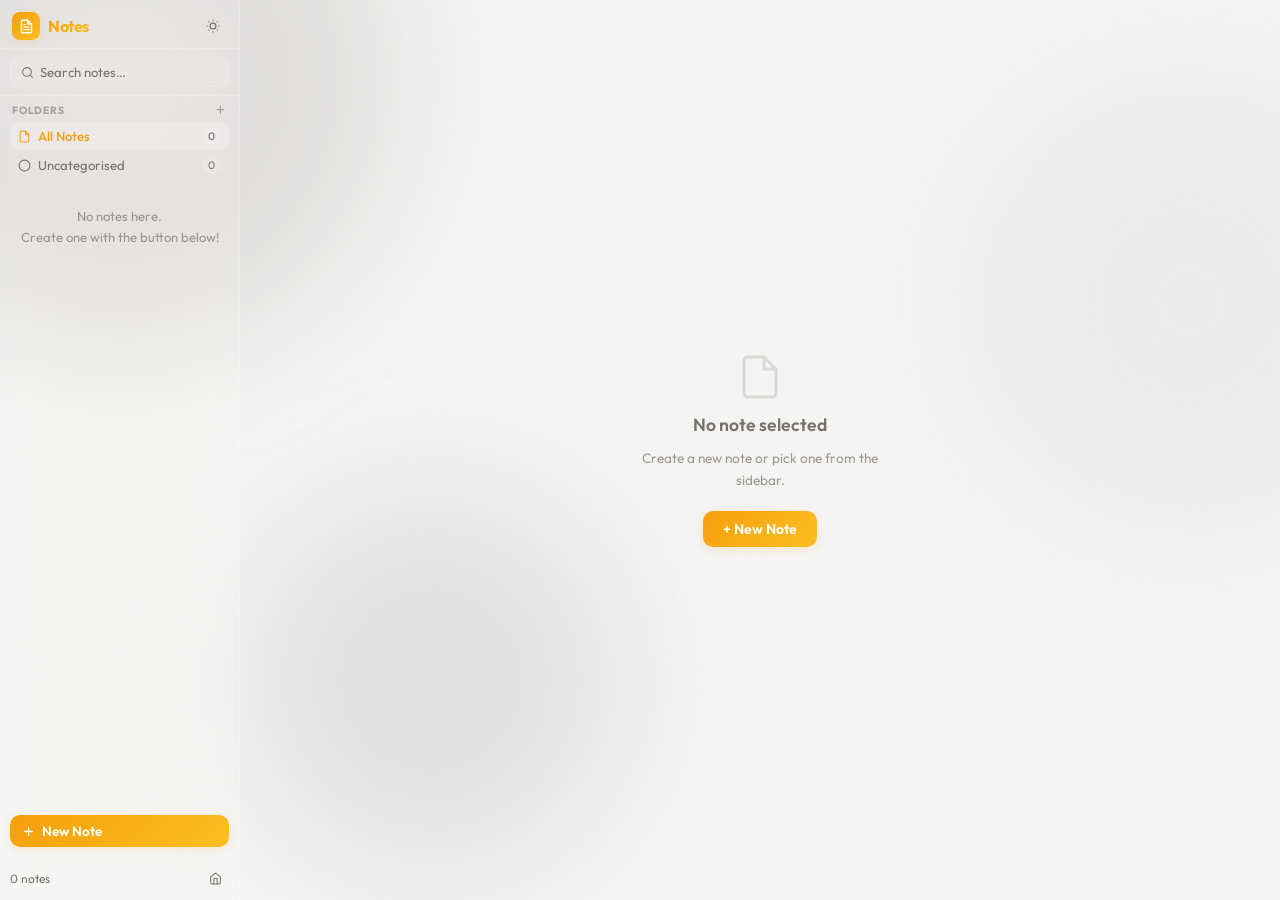
<file: lumo-notes.html>
<!DOCTYPE html>
<html lang="en">
<head>
  <meta charset="UTF-8"/>
  <meta name="viewport" content="width=device-width, initial-scale=1.0"/>
  <title>Lumo Notes</title>
  <link rel="icon" type="image/png" href="assets/favicon.png"/>
  <link rel="preconnect" href="https://fonts.googleapis.com"/>
  <link href="https://fonts.googleapis.com/css2?family=Outfit:wght@300;400;500;600;700&family=Lora:ital,wght@0,400;0,500;1,400&display=swap" rel="stylesheet"/>
  <link rel="stylesheet" href="style.css"/>
  <style>
    *, *::before, *::after { box-sizing: border-box; margin: 0; padding: 0; }
    body { height: 100vh; overflow: hidden; display: flex; flex-direction: column; font-family: var(--font-main); }

    :root { --notes-1: #f59e0b; --notes-2: #fbbf24; --notes-glow: rgba(245,158,11,0.2); }

    .notes-app { display: flex; height: 100vh; position: relative; z-index: 10; }

    /* ── SIDEBAR ── */
    .notes-sidebar {
      width: 240px; flex-shrink: 0; display: flex; flex-direction: column;
      border-right: 1px solid var(--glass-border);
      background: var(--glass-bg-strong); backdrop-filter: var(--glass-blur);
    }
    .sidebar-top {
      padding: 12px 12px 8px; border-bottom: 1px solid var(--glass-border);
      display: flex; align-items: center; gap: 8px;
    }
    .notes-logo {
      width: 28px; height: 28px; border-radius: 8px; flex-shrink: 0;
      background: linear-gradient(135deg, var(--notes-1), var(--notes-2));
      display: flex; align-items: center; justify-content: center;
      box-shadow: 0 2px 8px var(--notes-glow);
    }
    .notes-logo svg { width: 15px; height: 15px; color: white; }
    .notes-wordmark {
      font-size: 1rem; font-weight: 700; letter-spacing: -0.03em;
      background: linear-gradient(135deg, var(--notes-1), var(--notes-2));
      -webkit-background-clip: text; -webkit-text-fill-color: transparent; background-clip: text;
    }
    .sidebar-spacer { flex: 1; }
    .sib { width: 28px; height: 28px; border-radius: 7px; border: none; background: none; cursor: pointer; color: var(--text-muted); display: flex; align-items: center; justify-content: center; transition: background 0.15s, color 0.15s; }
    .sib:hover { background: var(--glass-bg-hover); color: var(--text); }
    .sib svg { width: 14px; height: 14px; }

    /* Search */
    .notes-search-wrap {
      padding: 8px 10px; border-bottom: 1px solid var(--glass-border);
    }
    .notes-search {
      display: flex; align-items: center; gap: 6px; padding: 6px 10px;
      background: var(--glass-bg); border: 1px solid var(--glass-border);
      border-radius: 9px; transition: border-color 0.2s;
    }
    .notes-search:focus-within { border-color: rgba(245,158,11,0.35); }
    .notes-search svg { width: 13px; height: 13px; color: var(--text-muted); flex-shrink: 0; }
    #notesSearch { flex: 1; border: none; background: none; outline: none; font-family: var(--font-main); font-size: 0.82rem; color: var(--text); }
    #notesSearch::placeholder { color: var(--text-muted); }

    /* Folders */
    .folders-section { padding: 6px 10px 2px; }
    .folders-label { font-size: 0.65rem; font-weight: 700; text-transform: uppercase; letter-spacing: 0.08em; color: var(--text-muted); opacity: 0.6; padding: 0 2px; margin-bottom: 4px; display: flex; align-items: center; justify-content: space-between; }
    .add-folder-btn { background: none; border: none; cursor: pointer; color: var(--text-muted); font-size: 1rem; line-height: 1; padding: 0 2px; transition: color 0.15s; }
    .add-folder-btn:hover { color: var(--notes-1); }

    .folder-item {
      display: flex; align-items: center; gap: 7px; padding: 6px 8px;
      border-radius: 9px; cursor: pointer; font-size: 0.82rem; color: var(--text-muted);
      transition: background 0.15s, color 0.15s; margin-bottom: 1px; position: relative;
    }
    .folder-item:hover { background: var(--glass-bg); color: var(--text); }
    .folder-item.active { background: var(--glass-bg-hover); color: var(--notes-1); font-weight: 500; }
    .folder-item svg { width: 13px; height: 13px; flex-shrink: 0; }
    .folder-count { margin-left: auto; font-size: 0.68rem; color: var(--text-muted); background: var(--glass-bg-strong); border-radius: 999px; padding: 1px 6px; }
    .folder-del { position: absolute; right: 6px; top: 50%; transform: translateY(-50%); background: none; border: none; cursor: pointer; color: var(--text-muted); font-size: 0.7rem; display: none; }
    .folder-item:hover .folder-del { display: block; }
    .folder-item:hover .folder-count { display: none; }

    /* Notes list */
    .notes-list-wrap { flex: 1; overflow-y: auto; padding: 4px 10px; }
    .notes-list-wrap::-webkit-scrollbar { width: 3px; }
    .notes-list-wrap::-webkit-scrollbar-thumb { background: var(--glass-border); border-radius: 99px; }

    .note-item {
      padding: 9px 10px; border-radius: 10px; cursor: pointer;
      border: 1px solid transparent; margin-bottom: 3px;
      transition: background 0.15s, border-color 0.15s;
    }
    .note-item:hover { background: var(--glass-bg); }
    .note-item.active { background: var(--glass-bg-hover); border-color: rgba(245,158,11,0.2); }
    .note-item-title { font-size: 0.84rem; font-weight: 600; color: var(--text); white-space: nowrap; overflow: hidden; text-overflow: ellipsis; margin-bottom: 3px; }
    .note-item.active .note-item-title { color: var(--notes-1); }
    .note-item-preview { font-size: 0.74rem; color: var(--text-muted); white-space: nowrap; overflow: hidden; text-overflow: ellipsis; }
    .note-item-date { font-size: 0.68rem; color: var(--text-muted); margin-top: 4px; opacity: 0.6; }
    .notes-empty-list { padding: 20px 8px; text-align: center; font-size: 0.82rem; color: var(--text-muted); opacity: 0.7; line-height: 1.6; }

    /* New note btn */
    .new-note-btn {
      margin: 8px 10px; padding: 8px 12px; border-radius: 10px;
      background: linear-gradient(135deg, var(--notes-1), var(--notes-2));
      border: none; color: white; font-family: var(--font-main);
      font-size: 0.84rem; font-weight: 600; cursor: pointer;
      display: flex; align-items: center; gap: 7px;
      box-shadow: 0 2px 10px var(--notes-glow); transition: transform 0.15s;
    }
    .new-note-btn:hover { transform: translateY(-1px); }
    .new-note-btn svg { width: 13px; height: 13px; }

    /* Bottom */
    .sidebar-bottom {
      padding: 8px 10px; border-top: 1px solid var(--glass-border);
      display: flex; align-items: center; gap: 6px;
    }
    .notes-count-label { font-size: 0.75rem; color: var(--text-muted); flex: 1; }
    .sb-back { display: flex; align-items: center; justify-content: center; width: 28px; height: 28px; border-radius: 7px; border: 1px solid var(--glass-border); background: var(--glass-bg); color: var(--text-muted); cursor: pointer; transition: background 0.15s; text-decoration: none; }
    .sb-back:hover { background: var(--glass-bg-hover); }
    .sb-back svg { width: 13px; height: 13px; }

    /* ── EDITOR ── */
    .notes-editor { flex: 1; display: flex; flex-direction: column; min-width: 0; overflow: hidden; }

    /* Toolbar */
    .editor-toolbar {
      height: 48px; flex-shrink: 0; padding: 0 20px;
      display: flex; align-items: center; gap: 6px;
      border-bottom: 1px solid var(--glass-border);
      background: var(--glass-bg-strong); backdrop-filter: var(--glass-blur);
    }
    .tb-sep { width: 1px; height: 18px; background: var(--glass-border); margin: 0 2px; }
    .tb-btn {
      height: 28px; padding: 0 8px; border-radius: 7px; border: none;
      background: none; color: var(--text-muted); cursor: pointer;
      font-family: var(--font-main); font-size: 0.82rem; font-weight: 500;
      transition: background 0.15s, color 0.15s; display: flex; align-items: center; gap: 4px;
    }
    .tb-btn:hover { background: var(--glass-bg); color: var(--text); }
    .tb-btn.active { background: rgba(245,158,11,0.12); color: var(--notes-1); }
    .tb-btn svg { width: 13px; height: 13px; }
    .tb-spacer { flex: 1; }
    .save-indicator { font-size: 0.74rem; color: var(--text-muted); display: flex; align-items: center; gap: 5px; }
    .save-dot { width: 6px; height: 6px; border-radius: 50%; background: #22c55e; }
    .save-dot.unsaved { background: var(--notes-1); animation: pulse 1.5s infinite; }
    @keyframes pulse { 0%,100%{opacity:1} 50%{opacity:0.4} }

    .delete-note-btn {
      height: 28px; padding: 0 10px; border-radius: 7px; border: 1px solid var(--glass-border);
      background: none; color: var(--text-muted); cursor: pointer;
      font-family: var(--font-main); font-size: 0.8rem;
      transition: background 0.15s, color 0.15s, border-color 0.15s;
    }
    .delete-note-btn:hover { background: rgba(239,68,68,0.1); color: #ef4444; border-color: rgba(239,68,68,0.3); }

    /* View toggle */
    .view-toggle { display: flex; background: var(--glass-bg); border-radius: 8px; padding: 2px; border: 1px solid var(--glass-border); }
    .vt-btn { padding: 4px 8px; border-radius: 6px; border: none; background: none; cursor: pointer; color: var(--text-muted); font-size: 0.75rem; font-family: var(--font-main); font-weight: 500; transition: background 0.15s, color 0.15s; }
    .vt-btn.active { background: var(--glass-bg-strong); color: var(--text); }

    /* Editor body */
    .editor-body { flex: 1; display: flex; min-height: 0; }

    /* Write mode */
    .editor-write { flex: 1; display: flex; flex-direction: column; padding: 24px 32px; overflow-y: auto; }
    .editor-write::-webkit-scrollbar { width: 4px; }
    .editor-write::-webkit-scrollbar-thumb { background: var(--glass-border); border-radius: 99px; }

    #noteTitle {
      font-family: 'Lora', serif; font-size: 1.9rem; font-weight: 500;
      color: var(--text); border: none; background: none; outline: none;
      width: 100%; margin-bottom: 16px; letter-spacing: -0.02em; line-height: 1.2;
      caret-color: var(--notes-1);
    }
    #noteTitle::placeholder { color: var(--text-muted); opacity: 0.5; }

    #noteBody {
      flex: 1; font-family: 'Lora', serif; font-size: 1rem; line-height: 1.8;
      color: var(--text); border: none; background: none; outline: none;
      resize: none; width: 100%; min-height: 400px;
      caret-color: var(--notes-1);
    }
    #noteBody::placeholder { color: var(--text-muted); opacity: 0.4; }

    /* Preview mode */
    .editor-preview {
      flex: 1; padding: 24px 32px; overflow-y: auto;
      display: none; font-family: 'Lora', serif;
    }
    .editor-preview::-webkit-scrollbar { width: 4px; }
    .editor-preview::-webkit-scrollbar-thumb { background: var(--glass-border); border-radius: 99px; }
    .editor-preview h1 { font-size: 2rem; font-weight: 500; margin: 0 0 16px; letter-spacing: -0.02em; font-family: 'Lora', serif; }
    .editor-preview h2 { font-size: 1.4rem; font-weight: 500; margin: 20px 0 8px; font-family: 'Lora', serif; }
    .editor-preview h3 { font-size: 1.15rem; font-weight: 600; margin: 16px 0 6px; font-family: var(--font-main); }
    .editor-preview p { margin: 0 0 12px; line-height: 1.8; }
    .editor-preview ul, .editor-preview ol { padding-left: 24px; margin: 0 0 12px; }
    .editor-preview li { margin: 4px 0; line-height: 1.7; }
    .editor-preview code { font-family: monospace; font-size: 0.88em; background: var(--glass-bg-strong); padding: 0.1em 0.4em; border-radius: 4px; border: 1px solid var(--glass-border); }
    .editor-preview pre { background: #0d1117; border-radius: 10px; padding: 14px; margin: 12px 0; overflow-x: auto; }
    .editor-preview pre code { background: none; border: none; color: #e6edf3; }
    .editor-preview blockquote { border-left: 3px solid var(--notes-1); padding: 4px 0 4px 16px; color: var(--text-muted); margin: 12px 0; }
    .editor-preview strong { font-weight: 700; }
    .editor-preview em { font-style: italic; }
    .editor-preview hr { border: none; border-top: 1px solid var(--glass-border); margin: 20px 0; }
    .editor-preview a { color: var(--notes-1); text-decoration: underline; }

    /* Empty state */
    .editor-empty {
      flex: 1; display: flex; flex-direction: column;
      align-items: center; justify-content: center;
      gap: 12px; color: var(--text-muted); text-align: center; padding: 40px;
    }
    .editor-empty svg { width: 48px; height: 48px; opacity: 0.2; }
    .editor-empty h3 { font-size: 1.1rem; font-weight: 600; color: var(--text-muted); }
    .editor-empty p { font-size: 0.85rem; max-width: 260px; line-height: 1.6; opacity: 0.7; }
    .editor-empty-btn {
      margin-top: 8px; padding: 9px 20px; border-radius: 10px;
      background: linear-gradient(135deg, var(--notes-1), var(--notes-2));
      border: none; color: white; font-family: var(--font-main);
      font-size: 0.88rem; font-weight: 600; cursor: pointer;
      box-shadow: 0 2px 10px var(--notes-glow); transition: transform 0.15s;
    }
    .editor-empty-btn:hover { transform: translateY(-1px); }

    /* Folder modal */
    .folder-modal { position: fixed; inset: 0; z-index: 300; display: none; align-items: center; justify-content: center; background: rgba(0,0,0,0.4); backdrop-filter: blur(6px); }
    .folder-modal.open { display: flex; }
    .folder-card { background: var(--bg); border: 1px solid var(--glass-border); border-radius: 16px; padding: 22px; width: 320px; box-shadow: 0 20px 60px rgba(0,0,0,0.3); animation: fadeUp 0.2s ease both; }
    .folder-card h3 { font-size: 1rem; font-weight: 700; margin-bottom: 14px; }
    .folder-card input { width: 100%; padding: 9px 12px; border-radius: 9px; border: 1px solid var(--glass-border); background: var(--glass-bg); font-family: var(--font-main); font-size: 0.88rem; color: var(--text); outline: none; }
    .folder-card input:focus { border-color: var(--notes-1); }
    .folder-card-btns { display: flex; gap: 8px; margin-top: 12px; }
    .fc-save { flex: 1; padding: 9px; border-radius: 9px; border: none; background: linear-gradient(135deg, var(--notes-1), var(--notes-2)); color: white; font-family: var(--font-main); font-size: 0.88rem; font-weight: 600; cursor: pointer; }
    .fc-cancel { padding: 9px 14px; border-radius: 9px; border: 1px solid var(--glass-border); background: none; font-family: var(--font-main); font-size: 0.88rem; color: var(--text-muted); cursor: pointer; }

    @keyframes fadeUp{from{opacity:0;transform:translateY(8px)}to{opacity:1;transform:translateY(0)}}
  </style>
</head>
<body>
  <div class="bg-orbs"><div class="orb orb-1"></div><div class="orb orb-2"></div><div class="orb orb-3"></div></div>
  <div class="noise"></div>

  <!-- Folder modal -->
  <div class="folder-modal" id="folderModal">
    <div class="folder-card">
      <h3>New Folder</h3>
      <input type="text" id="folderNameInput" placeholder="Folder name…"/>
      <div class="folder-card-btns">
        <button class="fc-cancel" onclick="closeFolderModal()">Cancel</button>
        <button class="fc-save" onclick="createFolder()">Create</button>
      </div>
    </div>
  </div>

  <div class="notes-app">
    <!-- SIDEBAR -->
    <aside class="notes-sidebar">
      <div class="sidebar-top">
        <div class="notes-logo">
          <svg viewBox="0 0 24 24" fill="none" stroke="currentColor" stroke-width="2.2" stroke-linecap="round" stroke-linejoin="round">
            <path d="M14 2H6a2 2 0 0 0-2 2v16a2 2 0 0 0 2 2h12a2 2 0 0 0 2-2V8z"/>
            <polyline points="14 2 14 8 20 8"/><line x1="16" y1="13" x2="8" y2="13"/><line x1="16" y1="17" x2="8" y2="17"/><polyline points="10 9 9 9 8 9"/>
          </svg>
        </div>
        <span class="notes-wordmark">Notes</span>
        <div class="sidebar-spacer"></div>
        <button class="sib" onclick="toggleTheme()" title="Toggle theme">
          <svg viewBox="0 0 24 24" fill="none" stroke="currentColor" stroke-width="2"><circle cx="12" cy="12" r="5"/><line x1="12" y1="1" x2="12" y2="3"/><line x1="12" y1="21" x2="12" y2="23"/><line x1="4.22" y1="4.22" x2="5.64" y2="5.64"/><line x1="18.36" y1="18.36" x2="19.78" y2="19.78"/><line x1="1" y1="12" x2="3" y2="12"/><line x1="21" y1="12" x2="23" y2="12"/><line x1="4.22" y1="19.78" x2="5.64" y2="18.36"/><line x1="18.36" y1="5.64" x2="19.78" y2="4.22"/></svg>
        </button>
      </div>

      <div class="notes-search-wrap">
        <div class="notes-search">
          <svg viewBox="0 0 24 24" fill="none" stroke="currentColor" stroke-width="2" stroke-linecap="round" stroke-linejoin="round"><circle cx="11" cy="11" r="8"/><line x1="21" y1="21" x2="16.65" y2="16.65"/></svg>
          <input type="text" id="notesSearch" placeholder="Search notes…" oninput="renderNotesList()"/>
        </div>
      </div>

      <div class="folders-section">
        <div class="folders-label">
          <span>Folders</span>
          <button class="add-folder-btn" onclick="openFolderModal()" title="New folder">+</button>
        </div>
        <div id="foldersList"></div>
      </div>

      <div class="notes-list-wrap" id="notesListWrap"></div>

      <button class="new-note-btn" onclick="newNote()">
        <svg viewBox="0 0 24 24" fill="none" stroke="currentColor" stroke-width="2.5" stroke-linecap="round" stroke-linejoin="round"><line x1="12" y1="5" x2="12" y2="19"/><line x1="5" y1="12" x2="19" y2="12"/></svg>
        New Note
      </button>

      <div class="sidebar-bottom">
        <span class="notes-count-label" id="notesCountLabel">0 notes</span>
        <a href="index.html" class="sb-back" title="Back to Lumo">
          <svg viewBox="0 0 24 24" fill="none" stroke="currentColor" stroke-width="2" stroke-linecap="round" stroke-linejoin="round"><path d="M3 9l9-7 9 7v11a2 2 0 0 1-2 2H5a2 2 0 0 1-2-2z"/><polyline points="9 22 9 12 15 12 15 22"/></svg>
        </a>
      </div>
    </aside>

    <!-- EDITOR -->
    <div class="notes-editor">
      <!-- Toolbar -->
      <div class="editor-toolbar" id="editorToolbar" style="display:none">
        <button class="tb-btn" onclick="fmt('bold')" title="Bold"><svg viewBox="0 0 24 24" fill="none" stroke="currentColor" stroke-width="2.5"><path d="M6 4h8a4 4 0 0 1 4 4 4 4 0 0 1-4 4H6z"/><path d="M6 12h9a4 4 0 0 1 4 4 4 4 0 0 1-4 4H6z"/></svg></button>
        <button class="tb-btn" onclick="fmt('italic')" title="Italic" style="font-style:italic;font-family:'Lora',serif">I</button>
        <button class="tb-btn" onclick="insertText('# ')" title="H1" style="font-weight:700">H1</button>
        <button class="tb-btn" onclick="insertText('## ')" title="H2" style="font-weight:600">H2</button>
        <button class="tb-btn" onclick="insertText('### ')" title="H3" style="font-weight:500">H3</button>
        <div class="tb-sep"></div>
        <button class="tb-btn" onclick="insertText('- ')" title="Bullet list">
          <svg viewBox="0 0 24 24" fill="none" stroke="currentColor" stroke-width="2"><line x1="8" y1="6" x2="21" y2="6"/><line x1="8" y1="12" x2="21" y2="12"/><line x1="8" y1="18" x2="21" y2="18"/><line x1="3" y1="6" x2="3.01" y2="6"/><line x1="3" y1="12" x2="3.01" y2="12"/><line x1="3" y1="18" x2="3.01" y2="18"/></svg>
        </button>
        <button class="tb-btn" onclick="insertText('- [ ] ')" title="Checklist">☑</button>
        <button class="tb-btn" onclick="insertText('> ')" title="Quote">
          <svg viewBox="0 0 24 24" fill="none" stroke="currentColor" stroke-width="2"><path d="M3 21c3 0 7-1 7-8V5c0-1.25-.756-2.017-2-2H4c-1.25 0-2 .75-2 1.972V11c0 1.25.75 2 2 2 1 0 1 0 1 1v1c0 1-1 2-2 2s-1 .008-1 1.031V20c0 1 0 1 1 1z"/><path d="M15 21c3 0 7-1 7-8V5c0-1.25-.757-2.017-2-2h-4c-1.25 0-2 .75-2 1.972V11c0 1.25.75 2 2 2h.75c0 2.25.25 4-2.75 4v3c0 1 0 1 1 1z"/></svg>
        </button>
        <button class="tb-btn" onclick="insertCode()" title="Code block">
          <svg viewBox="0 0 24 24" fill="none" stroke="currentColor" stroke-width="2"><polyline points="16 18 22 12 16 6"/><polyline points="8 6 2 12 8 18"/></svg>
        </button>
        <div class="tb-sep"></div>
        <!-- Move to folder -->
        <select id="folderSelect" onchange="moveNoteToFolder(this.value)" style="background:var(--glass-bg);border:1px solid var(--glass-border);border-radius:7px;padding:3px 8px;font-family:var(--font-main);font-size:0.78rem;color:var(--text-muted);cursor:pointer;outline:none"></select>
        <div class="tb-spacer"></div>
        <div class="save-indicator"><div class="save-dot" id="saveDot"></div><span id="saveLabel">Saved</span></div>
        <div class="tb-sep"></div>
        <div class="view-toggle">
          <button class="vt-btn active" id="vt-write" onclick="setView('write')">Write</button>
          <button class="vt-btn" id="vt-preview" onclick="setView('preview')">Preview</button>
        </div>
        <div class="tb-sep"></div>
        <button class="delete-note-btn" onclick="deleteCurrentNote()">Delete</button>
      </div>

      <div class="editor-body">
        <!-- Empty state -->
        <div class="editor-empty" id="editorEmpty">
          <svg viewBox="0 0 24 24" fill="none" stroke="currentColor" stroke-width="1.5" stroke-linecap="round" stroke-linejoin="round"><path d="M14 2H6a2 2 0 0 0-2 2v16a2 2 0 0 0 2 2h12a2 2 0 0 0 2-2V8z"/><polyline points="14 2 14 8 20 8"/></svg>
          <h3>No note selected</h3>
          <p>Create a new note or pick one from the sidebar.</p>
          <button class="editor-empty-btn" onclick="newNote()">+ New Note</button>
        </div>

        <!-- Write mode -->
        <div class="editor-write" id="editorWrite" style="display:none">
          <input type="text" id="noteTitle" placeholder="Note title…" oninput="markUnsaved()"/>
          <textarea id="noteBody" placeholder="Start writing… (Markdown supported)&#10;&#10;# Heading&#10;**bold**, *italic*, `code`&#10;- bullet list&#10;- [ ] checkbox" oninput="markUnsaved(); autoGrow(this)"></textarea>
        </div>

        <!-- Preview mode -->
        <div class="editor-preview" id="editorPreview"></div>
      </div>
    </div>
  </div>

  <script>
    // ── Theme ─────────────────────────────────────────────
    (function(){
      const s=localStorage.getItem('lumo-theme');
      const dark=window.matchMedia('(prefers-color-scheme:dark)').matches;
      document.documentElement.setAttribute('data-theme',s||(dark?'dark':'light'));
    })();
    function toggleTheme(){
      const c=document.documentElement.getAttribute('data-theme');
      const n=c==='dark'?'light':'dark';
      document.documentElement.setAttribute('data-theme',n);
      localStorage.setItem('lumo-theme',n);
    }

    // ── Data ──────────────────────────────────────────────
    const STORE = 'lumo-notes-data';
    function getData(){ try{ return JSON.parse(localStorage.getItem(STORE)||'null')||{notes:[],folders:[]}; } catch{ return {notes:[],folders:[]}; } }
    function saveData(d){ localStorage.setItem(STORE,JSON.stringify(d)); }

    let currentNoteId = null;
    let currentFolderId = 'all';
    let saveTimer = null;
    let isUnsaved = false;
    let currentView = 'write';

    // ── Folders ───────────────────────────────────────────
    function renderFolders(){
      const d = getData();
      const el = document.getElementById('foldersList');
      const allCount = d.notes.length;

      const builtIn = [
        { id:'all', name:'All Notes', icon:`<svg viewBox="0 0 24 24" fill="none" stroke="currentColor" stroke-width="2"><path d="M14 2H6a2 2 0 0 0-2 2v16a2 2 0 0 0 2 2h12a2 2 0 0 0 2-2V8z"/><polyline points="14 2 14 8 20 8"/></svg>`, count:allCount },
        { id:'uncat', name:'Uncategorised', icon:`<svg viewBox="0 0 24 24" fill="none" stroke="currentColor" stroke-width="2"><circle cx="12" cy="12" r="10"/></svg>`, count: d.notes.filter(n=>!n.folderId).length },
      ];

      el.innerHTML = builtIn.map(f=>`
        <div class="folder-item ${currentFolderId===f.id?'active':''}" onclick="setFolder('${f.id}')">
          ${f.icon}<span style="flex:1">${f.name}</span>
          <span class="folder-count">${f.count}</span>
        </div>`).join('') +
        d.folders.map(f=>`
          <div class="folder-item ${currentFolderId===f.id?'active':''}" onclick="setFolder('${f.id}')">
            <svg viewBox="0 0 24 24" fill="none" stroke="currentColor" stroke-width="2"><path d="M22 19a2 2 0 0 1-2 2H4a2 2 0 0 1-2-2V5a2 2 0 0 1 2-2h5l2 3h9a2 2 0 0 1 2 2z"/></svg>
            <span style="flex:1">${escHtml(f.name)}</span>
            <span class="folder-count">${d.notes.filter(n=>n.folderId===f.id).length}</span>
            <button class="folder-del" onclick="deleteFolder('${f.id}',event)">✕</button>
          </div>`).join('');

      // Update folder select in toolbar
      const sel = document.getElementById('folderSelect');
      sel.innerHTML = `<option value="">📁 Move to folder</option><option value="uncat">Uncategorised</option>` +
        d.folders.map(f=>`<option value="${f.id}">${escHtml(f.name)}</option>`).join('');
    }

    function setFolder(id){
      currentFolderId = id;
      renderFolders();
      renderNotesList();
    }

    function openFolderModal(){
      document.getElementById('folderModal').classList.add('open');
      document.getElementById('folderNameInput').value='';
      setTimeout(()=>document.getElementById('folderNameInput').focus(),80);
    }
    function closeFolderModal(){ document.getElementById('folderModal').classList.remove('open'); }
    function createFolder(){
      const name = document.getElementById('folderNameInput').value.trim();
      if(!name) return;
      const d = getData();
      d.folders.push({ id:'folder_'+Date.now(), name });
      saveData(d);
      closeFolderModal();
      renderFolders();
    }
    function deleteFolder(id, e){
      e.stopPropagation();
      const d = getData();
      d.notes.forEach(n=>{ if(n.folderId===id) n.folderId=null; });
      d.folders = d.folders.filter(f=>f.id!==id);
      saveData(d);
      if(currentFolderId===id) currentFolderId='all';
      renderFolders(); renderNotesList();
    }

    document.getElementById('folderModal').addEventListener('click',e=>{ if(e.target===document.getElementById('folderModal')) closeFolderModal(); });
    document.getElementById('folderNameInput').addEventListener('keydown',e=>{ if(e.key==='Enter') createFolder(); });

    // ── Notes list ────────────────────────────────────────
    function getFilteredNotes(){
      const d = getData();
      const q = document.getElementById('notesSearch').value.toLowerCase();
      return d.notes.filter(n=>{
        if(currentFolderId==='uncat' && n.folderId) return false;
        if(currentFolderId!=='all' && currentFolderId!=='uncat' && n.folderId!==currentFolderId) return false;
        if(q && !n.title.toLowerCase().includes(q) && !(n.body||'').toLowerCase().includes(q)) return false;
        return true;
      }).sort((a,b)=>b.updatedAt-a.updatedAt);
    }

    function renderNotesList(){
      const notes = getFilteredNotes();
      const wrap = document.getElementById('notesListWrap');
      const countEl = document.getElementById('notesCountLabel');
      const total = getData().notes.length;
      countEl.textContent = `${total} note${total!==1?'s':''}`;

      if(!notes.length){
        wrap.innerHTML='<div class="notes-empty-list">No notes here.<br/>Create one with the button below!</div>';
        return;
      }
      wrap.innerHTML = notes.map(n=>`
        <div class="note-item ${n.id===currentNoteId?'active':''}" onclick="openNote('${n.id}')">
          <div class="note-item-title">${escHtml(n.title||'Untitled')}</div>
          <div class="note-item-preview">${escHtml((n.body||'').slice(0,60))}</div>
          <div class="note-item-date">${timeAgo(n.updatedAt)}</div>
        </div>`).join('');
    }

    // ── Note CRUD ─────────────────────────────────────────
    function newNote(){
      const d = getData();
      const id = 'note_'+Date.now();
      const note = { id, title:'', body:'', folderId: currentFolderId==='all'||currentFolderId==='uncat'?null:currentFolderId, createdAt:Date.now(), updatedAt:Date.now() };
      d.notes.unshift(note);
      saveData(d);
      openNote(id);
      renderNotesList();
      renderFolders();
    }

    function openNote(id){
      saveCurrentNote(); // save previous before switching
      const d = getData();
      const note = d.notes.find(n=>n.id===id);
      if(!note) return;
      currentNoteId = id;

      document.getElementById('editorEmpty').style.display = 'none';
      document.getElementById('editorToolbar').style.display = 'flex';
      document.getElementById('editorWrite').style.display = 'flex';
      document.getElementById('noteTitle').value = note.title||'';
      document.getElementById('noteBody').value = note.body||'';
      autoGrow(document.getElementById('noteBody'));
      setView('write');
      markSaved();
      renderNotesList();

      // Set folder select
      const sel = document.getElementById('folderSelect');
      sel.value = note.folderId||'';
    }

    function saveCurrentNote(force=false){
      if(!currentNoteId) return;
      const d = getData();
      const idx = d.notes.findIndex(n=>n.id===currentNoteId);
      if(idx===-1) return;
      const title = document.getElementById('noteTitle').value;
      const body = document.getElementById('noteBody').value;
      d.notes[idx].title = title;
      d.notes[idx].body = body;
      d.notes[idx].updatedAt = Date.now();
      saveData(d);
      if(force||isUnsaved){ markSaved(); renderNotesList(); }
    }

    function deleteCurrentNote(){
      if(!currentNoteId) return;
      if(!confirm('Delete this note? This cannot be undone.')) return;
      const d = getData();
      d.notes = d.notes.filter(n=>n.id!==currentNoteId);
      saveData(d);
      currentNoteId = null;
      document.getElementById('editorEmpty').style.display='flex';
      document.getElementById('editorToolbar').style.display='none';
      document.getElementById('editorWrite').style.display='none';
      document.getElementById('editorPreview').style.display='none';
      renderNotesList(); renderFolders();
    }

    function moveNoteToFolder(folderId){
      if(!currentNoteId) return;
      const d = getData();
      const idx = d.notes.findIndex(n=>n.id===currentNoteId);
      if(idx===-1) return;
      d.notes[idx].folderId = folderId||null;
      saveData(d);
      renderNotesList(); renderFolders();
    }

    // ── Autosave ──────────────────────────────────────────
    function markUnsaved(){
      isUnsaved = true;
      document.getElementById('saveDot').classList.add('unsaved');
      document.getElementById('saveLabel').textContent = 'Unsaved';
      clearTimeout(saveTimer);
      saveTimer = setTimeout(()=>saveCurrentNote(true), 800);
    }
    function markSaved(){
      isUnsaved = false;
      document.getElementById('saveDot').classList.remove('unsaved');
      document.getElementById('saveLabel').textContent = 'Saved';
    }

    // ── View toggle ───────────────────────────────────────
    function setView(v){
      currentView = v;
      document.getElementById('vt-write').classList.toggle('active', v==='write');
      document.getElementById('vt-preview').classList.toggle('active', v==='preview');
      document.getElementById('editorWrite').style.display = v==='write'?'flex':'none';
      const prev = document.getElementById('editorPreview');
      if(v==='preview'){
        prev.style.display='block';
        const title = document.getElementById('noteTitle').value;
        const body = document.getElementById('noteBody').value;
        prev.innerHTML = renderMarkdown((title?`# ${title}\n\n`:'')+body);
      } else {
        prev.style.display='none';
      }
    }

    // ── Markdown ──────────────────────────────────────────
    function renderMarkdown(md){
      let h = md.replace(/&/g,'&amp;').replace(/</g,'&lt;').replace(/>/g,'&gt;');
      // Code blocks
      h = h.replace(/```(\w*)\n?([\s\S]*?)```/g,(_,lang,code)=>`<pre><code class="language-${lang}">${code.trim()}</code></pre>`);
      // Inline code
      h = h.replace(/`([^`\n]+)`/g,'<code>$1</code>');
      // Headers
      h = h.replace(/^#### (.+)/gm,'<h4>$1</h4>');
      h = h.replace(/^### (.+)/gm,'<h3>$1</h3>');
      h = h.replace(/^## (.+)/gm,'<h2>$1</h2>');
      h = h.replace(/^# (.+)/gm,'<h1>$1</h1>');
      // Bold/Italic
      h = h.replace(/\*\*(.*?)\*\*/gs,'<strong>$1</strong>');
      h = h.replace(/__(.*?)__/gs,'<strong>$1</strong>');
      h = h.replace(/\*(.*?)\*/g,'<em>$1</em>');
      h = h.replace(/_(.*?)_/g,'<em>$1</em>');
      // Blockquote
      h = h.replace(/^&gt; (.+)/gm,'<blockquote>$1</blockquote>');
      // HR
      h = h.replace(/^---+$/gm,'<hr>');
      // Checkboxes
      h = h.replace(/^- \[x\] (.+)/gm,'<li><input type="checkbox" checked disabled> $1</li>');
      h = h.replace(/^- \[ \] (.+)/gm,'<li><input type="checkbox" disabled> $1</li>');
      // Bullets
      h = h.replace(/^- (.+)/gm,'<li>$1</li>');
      h = h.replace(/^(\d+)\. (.+)/gm,'<li>$2</li>');
      // Wrap lists
      h = h.replace(/(<li>[\s\S]*?<\/li>\n?)+/g,s=>`<ul>${s}</ul>`);
      // Links
      h = h.replace(/\[([^\]]+)\]\(([^)]+)\)/g,'<a href="$2" target="_blank">$1</a>');
      // Paragraphs
      h = h.replace(/\n\n/g,'</p><p>');
      h = h.replace(/\n/g,'<br>');
      return `<p>${h}</p>`;
    }

    // ── Formatting helpers ────────────────────────────────
    function fmt(type){
      const ta = document.getElementById('noteBody');
      const s = ta.selectionStart, e = ta.selectionEnd;
      const sel = ta.value.slice(s,e);
      const map = { bold:`**${sel||'bold text'}**`, italic:`*${sel||'italic text'}*` };
      const rep = map[type];
      if(!rep) return;
      ta.value = ta.value.slice(0,s)+rep+ta.value.slice(e);
      ta.selectionStart = s+2; ta.selectionEnd = s+rep.length-(sel?2:2);
      ta.focus(); markUnsaved();
    }

    function insertText(prefix){
      const ta = document.getElementById('noteBody');
      const s = ta.selectionStart;
      // Go to start of line
      const before = ta.value.slice(0,s);
      const lineStart = before.lastIndexOf('\n')+1;
      ta.value = ta.value.slice(0,lineStart)+prefix+ta.value.slice(lineStart);
      ta.selectionStart = ta.selectionEnd = lineStart+prefix.length;
      ta.focus(); markUnsaved();
    }

    function insertCode(){
      const ta = document.getElementById('noteBody');
      const s = ta.selectionStart, e = ta.selectionEnd;
      const sel = ta.value.slice(s,e);
      const ins = sel ? `\`\`\`\n${sel}\n\`\`\`` : '```\ncode here\n```';
      ta.value = ta.value.slice(0,s)+ins+ta.value.slice(e);
      ta.focus(); markUnsaved();
    }

    function autoGrow(el){
      el.style.height='auto';
      el.style.height=el.scrollHeight+'px';
    }

    // ── Utils ─────────────────────────────────────────────
    function escHtml(s){ return String(s||'').replace(/&/g,'&amp;').replace(/</g,'&lt;').replace(/>/g,'&gt;'); }
    function timeAgo(ts){
      const diff=(Date.now()-ts)/1000;
      if(diff<60) return 'Just now';
      if(diff<3600) return Math.floor(diff/60)+'m ago';
      if(diff<86400) return Math.floor(diff/3600)+'h ago';
      if(diff<604800) return Math.floor(diff/86400)+'d ago';
      return new Date(ts).toLocaleDateString();
    }

    // ── Keyboard shortcuts ────────────────────────────────
    document.addEventListener('keydown',e=>{
      if((e.metaKey||e.ctrlKey)&&e.key==='s'){ e.preventDefault(); saveCurrentNote(true); }
      if((e.metaKey||e.ctrlKey)&&e.key==='n'){ e.preventDefault(); newNote(); }
      if((e.metaKey||e.ctrlKey)&&e.key==='p'){ e.preventDefault(); setView(currentView==='write'?'preview':'write'); }
    });

    // ── Init ──────────────────────────────────────────────
    renderFolders();
    renderNotesList();
  </script>
</body>
</html>
</file>
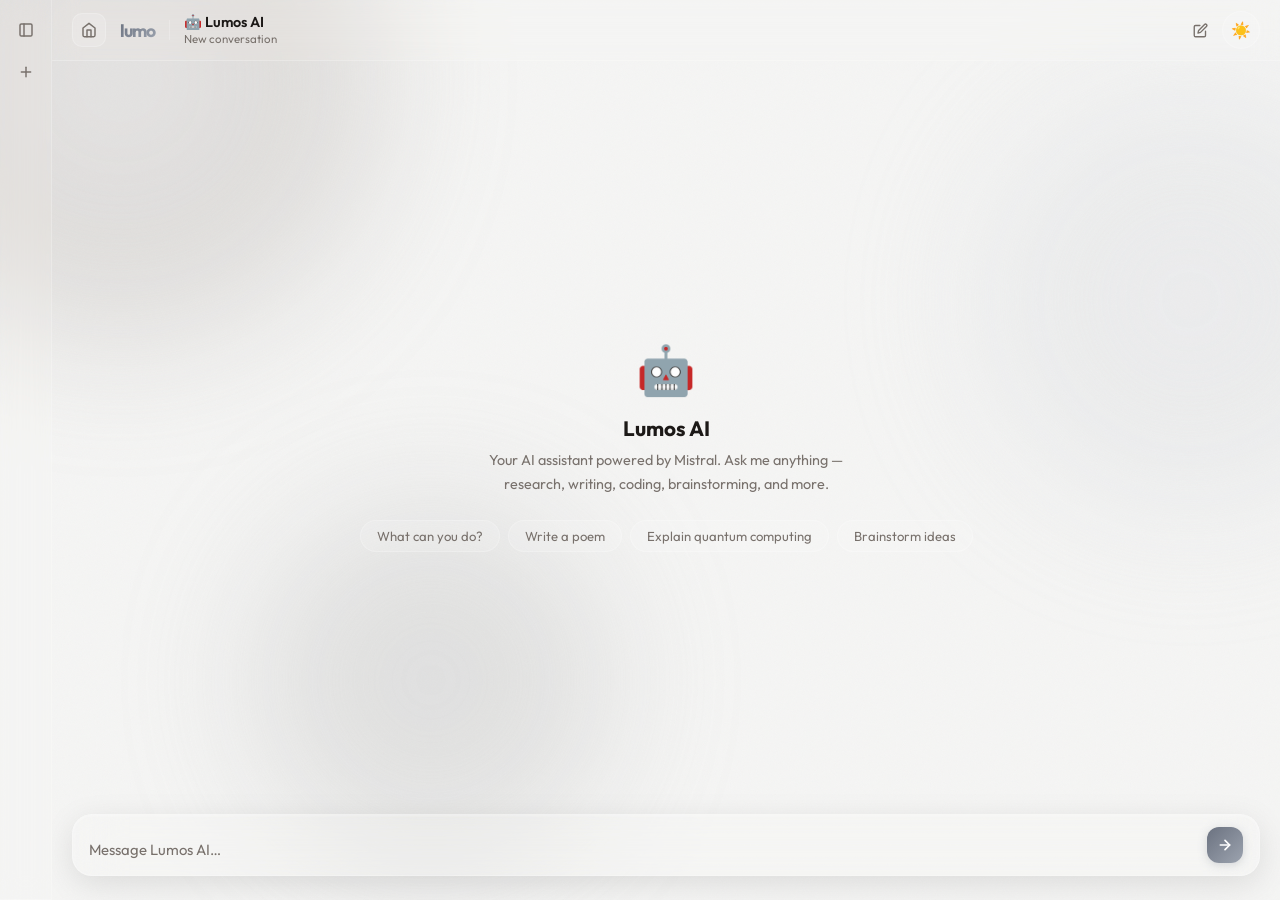
<file: lumos-ai.html>
<!DOCTYPE html>
<html lang="en">
<head>
  <meta charset="UTF-8"/>
  <meta name="viewport" content="width=device-width, initial-scale=1.0"/>
  <title>Lumos AI</title>
  <link rel="icon" type="image/png" href="assets/favicon.png"/>
  <link rel="preconnect" href="https://fonts.googleapis.com"/>
  <link href="https://fonts.googleapis.com/css2?family=Outfit:wght@300;400;500;600;700&family=Playfair+Display:ital@1&display=swap" rel="stylesheet"/>
  <link rel="stylesheet" href="style.css"/>
</head>
<body>
  <div class="bg-orbs">
    <div class="orb orb-1"></div><div class="orb orb-2"></div><div class="orb orb-3"></div>
  </div>
  <div class="noise"></div>

  <div class="lumos-app">

    <!-- History Sidebar -->
    <aside class="history-sidebar glass-subtle" id="historySidebar">

      <!-- Collapsed rail -->
      <div class="history-rail">
        <button class="history-expand-btn" id="historyExpandBtn" title="Open history">
          <svg width="16" height="16" viewBox="0 0 24 24" fill="none" stroke="currentColor" stroke-width="2.2" stroke-linecap="round" stroke-linejoin="round">
            <rect x="3" y="3" width="18" height="18" rx="2"/><line x1="9" y1="3" x2="9" y2="21"/>
          </svg>
        </button>
        <button class="history-new-btn-rail" id="newChatBtnRail" title="New chat">
          <svg width="16" height="16" viewBox="0 0 24 24" fill="none" stroke="currentColor" stroke-width="2.2" stroke-linecap="round" stroke-linejoin="round">
            <line x1="12" y1="5" x2="12" y2="19"/><line x1="5" y1="12" x2="19" y2="12"/>
          </svg>
        </button>
        <div class="history-rail-chats" id="historyRailChats"></div>
      </div>

      <!-- Expanded panel -->
      <div class="history-panel" id="historyPanel">
        <div class="history-panel-header">
          <span class="history-panel-title">Chats</span>
          <div style="display:flex;gap:0.35rem;">
            <button class="history-icon-btn" id="newChatBtnPanel" title="New chat">
              <svg width="15" height="15" viewBox="0 0 24 24" fill="none" stroke="currentColor" stroke-width="2.2" stroke-linecap="round" stroke-linejoin="round">
                <line x1="12" y1="5" x2="12" y2="19"/><line x1="5" y1="12" x2="19" y2="12"/>
              </svg>
            </button>
            <button class="history-icon-btn" id="historyCollapseBtn" title="Collapse">
              <svg width="15" height="15" viewBox="0 0 24 24" fill="none" stroke="currentColor" stroke-width="2.2" stroke-linecap="round" stroke-linejoin="round">
                <polyline points="15 18 9 12 15 6"/>
              </svg>
            </button>
          </div>
        </div>
        <div class="history-list" id="historyList"></div>
      </div>

    </aside>

    <!-- Main chat area -->
    <div class="lumos-main">

      <nav class="lumos-nav glass-subtle">
        <a href="index.html" class="results-home-btn" title="Home">
          <svg width="16" height="16" viewBox="0 0 24 24" fill="none" stroke="currentColor" stroke-width="2.2" stroke-linecap="round" stroke-linejoin="round">
            <path d="M3 9l9-7 9 7v11a2 2 0 0 1-2 2H5a2 2 0 0 1-2-2z"/><polyline points="9 22 9 12 15 12 15 22"/>
          </svg>
        </a>
        <a href="index.html" class="nav-logo">lumo</a>
        <div style="width:1px;height:20px;background:var(--glass-border);"></div>
        <div>
          <div class="lumos-title">🤖 Lumos AI</div>
          <div class="lumos-subtitle" id="currentChatLabel">New conversation</div>
        </div>
        <div style="margin-left:auto;display:flex;gap:0.5rem;align-items:center;">
          <button class="history-icon-btn" id="newChatBtnNav" title="New chat">
            <svg width="15" height="15" viewBox="0 0 24 24" fill="none" stroke="currentColor" stroke-width="2.2" stroke-linecap="round" stroke-linejoin="round">
              <path d="M11 4H4a2 2 0 0 0-2 2v14a2 2 0 0 0 2 2h14a2 2 0 0 0 2-2v-7"/>
              <path d="M18.5 2.5a2.121 2.121 0 0 1 3 3L12 15l-4 1 1-4 9.5-9.5z"/>
            </svg>
          </button>
          <button class="theme-toggle" id="themeToggle">
            <span class="theme-icon sun">☀️</span><span class="theme-icon moon">🌙</span>
          </button>
        </div>
      </nav>

      <div class="lumos-messages" id="messages">
        <div class="welcome-msg" id="welcomeMsg">
          <div class="welcome-icon">🤖</div>
          <h2>Lumos AI</h2>
          <p>Your AI assistant powered by Mistral. Ask me anything — research, writing, coding, brainstorming, and more.</p>
          <div class="starter-chips">
            <button class="starter-chip" onclick="sendStarter('What can you help me with?')">What can you do?</button>
            <button class="starter-chip" onclick="sendStarter('Write me a short poem about the internet')">Write a poem</button>
            <button class="starter-chip" onclick="sendStarter('Explain quantum computing simply')">Explain quantum computing</button>
            <button class="starter-chip" onclick="sendStarter('Help me brainstorm app ideas')">Brainstorm ideas</button>
          </div>
        </div>
      </div>

      <div class="lumos-input-area">
        <div class="lumos-input-glass">
          <textarea id="lumosInput" class="lumos-textarea" placeholder="Message Lumos AI…" rows="1"></textarea>
          <button id="lumosSend" class="lumos-send" aria-label="Send">
            <svg width="16" height="16" viewBox="0 0 24 24" fill="none" stroke="currentColor" stroke-width="2.5" stroke-linecap="round" stroke-linejoin="round">
              <line x1="5" y1="12" x2="19" y2="12"/><polyline points="12 5 19 12 12 19"/>
            </svg>
          </button>
        </div>
      </div>

    </div>
  </div>

  <script src="config.js"></script>
  <script src="app.js"></script>
  <script src="lumos-ai.js"></script>
</body>
</html>
</file>
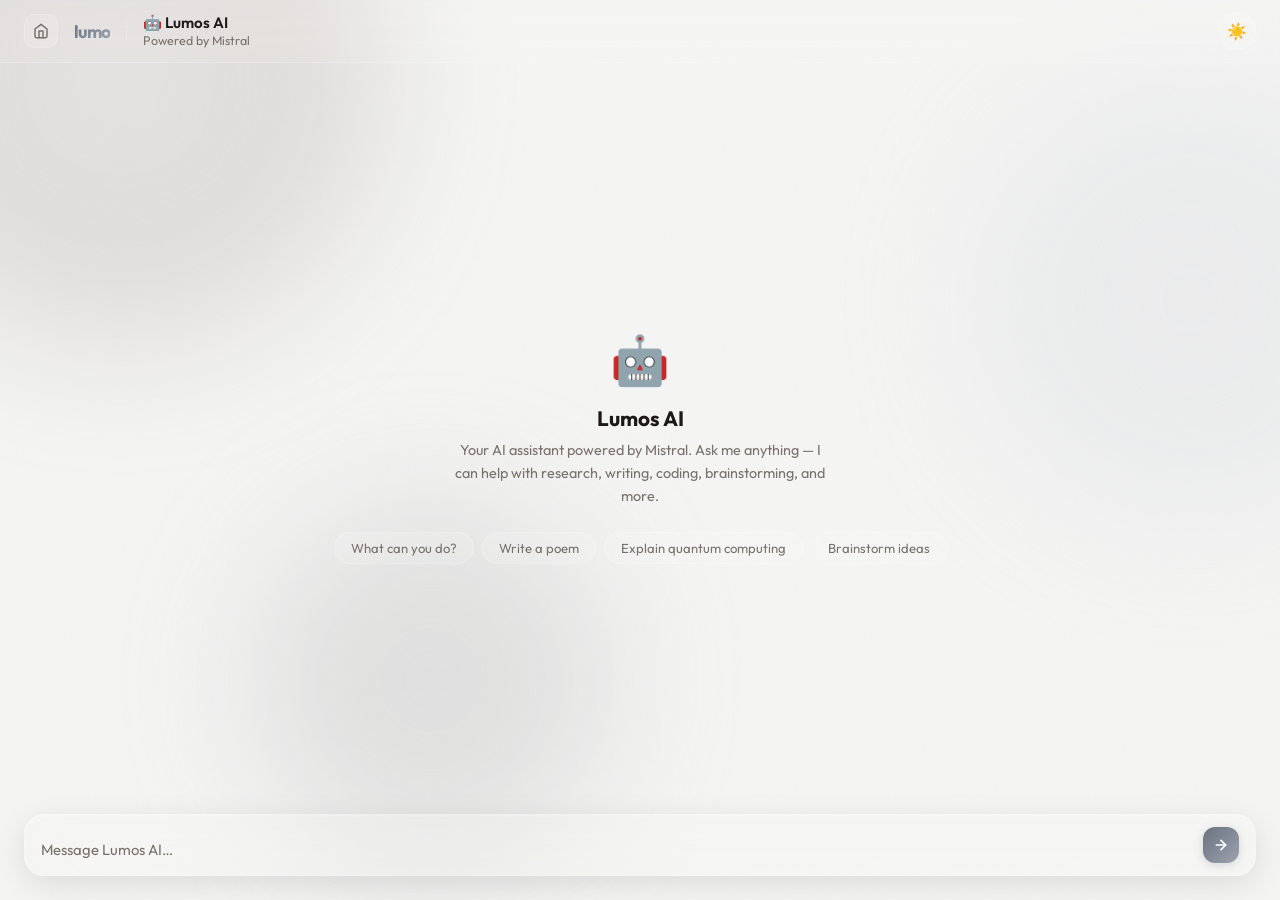
<file: lumos.html>
<!DOCTYPE html>
<html lang="en">
<head>
  <meta charset="UTF-8"/>
  <meta name="viewport" content="width=device-width, initial-scale=1.0"/>
  <title>Lumos AI</title>
  <link rel="preconnect" href="https://fonts.googleapis.com"/>
  <link href="https://fonts.googleapis.com/css2?family=Outfit:wght@300;400;500;600;700&family=Playfair+Display:ital@1&display=swap" rel="stylesheet"/>
  <link rel="stylesheet" href="style.css"/>
  <style>
    .lumos-layout {
      position: relative; z-index: 10;
      display: flex; flex-direction: column;
      height: 100vh; overflow: hidden;
    }
    .lumos-nav {
      display: flex; align-items: center; gap: 1rem;
      padding: 0.75rem 1.5rem;
      flex-shrink: 0;
    }
    .lumos-nav .nav-logo {
      font-family: var(--font-main); font-weight: 700; font-size: 1.1rem;
      letter-spacing: -0.04em; text-decoration: none;
      background: linear-gradient(135deg, var(--brand-1), var(--brand-2));
      -webkit-background-clip: text; -webkit-text-fill-color: transparent; background-clip: text;
    }
    .lumos-title {
      font-size: 0.95rem; font-weight: 600; color: var(--text);
    }
    .lumos-subtitle {
      font-size: 0.78rem; color: var(--text-muted);
    }
    .lumos-messages {
      flex: 1; overflow-y: auto;
      padding: 1.5rem;
      display: flex; flex-direction: column; gap: 1rem;
    }
    .lumos-messages::-webkit-scrollbar { width: 4px; }
    .lumos-messages::-webkit-scrollbar-thumb { background: var(--glass-border); border-radius: 99px; }
    .msg {
      display: flex; gap: 0.75rem; animation: fadeUp 0.3s ease both;
      max-width: 820px;
    }
    .msg.user { flex-direction: row-reverse; align-self: flex-end; }
    .msg-avatar {
      width: 32px; height: 32px; border-radius: 50%; flex-shrink: 0;
      display: flex; align-items: center; justify-content: center;
      font-size: 0.9rem; background: var(--glass-bg-strong);
      border: 1px solid var(--glass-border);
    }
    .msg.ai .msg-avatar { background: linear-gradient(135deg, var(--brand-1), var(--brand-2)); color: white; }
    .msg-bubble {
      padding: 0.85rem 1.1rem; border-radius: 18px; max-width: 680px;
      font-size: 0.9rem; line-height: 1.65;
    }
    .msg.user .msg-bubble {
      background: var(--glass-bg-strong); border: 1px solid var(--glass-border);
      border-top-right-radius: 6px;
    }
    .msg.ai .msg-bubble {
      background: linear-gradient(135deg, rgba(107,114,128,0.1), rgba(156,163,175,0.06));
      border: 1px solid rgba(107,114,128,0.18);
      border-top-left-radius: 6px;
    }
    .msg-bubble p { margin: 0 0 0.5rem; }
    .msg-bubble p:last-child { margin: 0; }
    .typing-indicator { display: flex; gap: 4px; align-items: center; padding: 0.25rem 0; }
    .typing-dot {
      width: 7px; height: 7px; border-radius: 50%;
      background: var(--text-muted); animation: typingBounce 1.2s ease-in-out infinite;
    }
    .typing-dot:nth-child(2) { animation-delay: 0.2s; }
    .typing-dot:nth-child(3) { animation-delay: 0.4s; }
    @keyframes typingBounce {
      0%, 60%, 100% { transform: translateY(0); }
      30% { transform: translateY(-6px); }
    }
    .lumos-input-area {
      padding: 1rem 1.5rem 1.5rem; flex-shrink: 0;
    }
    .lumos-input-glass {
      display: flex; align-items: flex-end; gap: 0.75rem;
      background: var(--glass-bg-strong); border: 1px solid var(--glass-border);
      backdrop-filter: var(--glass-blur); -webkit-backdrop-filter: var(--glass-blur);
      border-radius: 20px; padding: 0.75rem 1rem;
      box-shadow: var(--glass-shadow);
      transition: border-color 0.3s, box-shadow 0.3s;
    }
    .lumos-input-glass:focus-within {
      border-color: rgba(107,114,128,0.4);
      box-shadow: var(--glass-shadow), 0 0 0 3px rgba(107,114,128,0.08);
    }
    .lumos-textarea {
      flex: 1; background: none; border: none; outline: none;
      font-family: var(--font-main); font-size: 0.93rem; color: var(--text);
      resize: none; max-height: 140px; min-height: 24px; line-height: 1.5;
      caret-color: var(--brand-1);
    }
    .lumos-textarea::placeholder { color: var(--text-muted); }
    .lumos-send {
      background: linear-gradient(135deg, var(--brand-1), var(--brand-2));
      border: none; border-radius: 12px; width: 36px; height: 36px;
      display: flex; align-items: center; justify-content: center;
      cursor: pointer; color: white; flex-shrink: 0;
      box-shadow: 0 2px 10px var(--brand-glow);
      transition: transform 0.15s, box-shadow 0.2s, opacity 0.2s;
    }
    .lumos-send:hover { transform: scale(1.08); }
    .lumos-send:disabled { opacity: 0.5; cursor: default; transform: none; }
    .welcome-msg {
      text-align: center; padding: 3rem 1rem 1rem;
      color: var(--text-muted); flex: 1; display: flex;
      flex-direction: column; align-items: center; justify-content: center; gap: 0.5rem;
    }
    .welcome-msg .welcome-icon { font-size: 3rem; margin-bottom: 0.5rem; }
    .welcome-msg h2 { font-size: 1.3rem; font-weight: 700; color: var(--text); }
    .welcome-msg p { font-size: 0.9rem; max-width: 380px; line-height: 1.6; }
    .starter-chips { display: flex; flex-wrap: wrap; gap: 0.5rem; justify-content: center; margin-top: 1rem; }
    .starter-chip {
      background: var(--glass-bg-strong); border: 1px solid var(--glass-border);
      border-radius: 999px; padding: 0.45rem 1rem;
      font-size: 0.82rem; color: var(--text-muted); cursor: pointer;
      transition: background 0.2s, color 0.2s, border-color 0.2s;
      font-family: var(--font-main);
    }
    .starter-chip:hover { background: var(--glass-bg-hover); color: var(--text); border-color: rgba(107,114,128,0.3); }
  </style>
</head>
<body>
  <div class="bg-orbs">
    <div class="orb orb-1"></div><div class="orb orb-2"></div><div class="orb orb-3"></div>
  </div>
  <div class="noise"></div>

  <div class="lumos-layout">
    <nav class="lumos-nav glass-subtle">
      <a href="index.html" class="results-home-btn" title="Home">
        <svg width="16" height="16" viewBox="0 0 24 24" fill="none" stroke="currentColor" stroke-width="2.2" stroke-linecap="round" stroke-linejoin="round">
          <path d="M3 9l9-7 9 7v11a2 2 0 0 1-2 2H5a2 2 0 0 1-2-2z"/><polyline points="9 22 9 12 15 12 15 22"/>
        </svg>
      </a>
      <a href="index.html" class="nav-logo">lumo</a>
      <div style="width:1px;height:20px;background:var(--glass-border);"></div>
      <div>
        <div class="lumos-title">🤖 Lumos AI</div>
        <div class="lumos-subtitle">Powered by Mistral</div>
      </div>
      <div style="margin-left:auto;display:flex;gap:0.5rem;">
        <button class="theme-toggle" id="themeToggle">
          <span class="theme-icon sun">☀️</span><span class="theme-icon moon">🌙</span>
        </button>
      </div>
    </nav>

    <div class="lumos-messages" id="messages">
      <div class="welcome-msg" id="welcomeMsg">
        <div class="welcome-icon">🤖</div>
        <h2>Lumos AI</h2>
        <p>Your AI assistant powered by Mistral. Ask me anything — I can help with research, writing, coding, brainstorming, and more.</p>
        <div class="starter-chips">
          <button class="starter-chip" onclick="sendStarter('What can you help me with?')">What can you do?</button>
          <button class="starter-chip" onclick="sendStarter('Write me a short poem about the internet')">Write a poem</button>
          <button class="starter-chip" onclick="sendStarter('Explain quantum computing simply')">Explain quantum computing</button>
          <button class="starter-chip" onclick="sendStarter('Help me brainstorm ideas for a project')">Brainstorm ideas</button>
        </div>
      </div>
    </div>

    <div class="lumos-input-area">
      <div class="lumos-input-glass">
        <textarea id="lumosInput" class="lumos-textarea" placeholder="Message Lumos AI…" rows="1"></textarea>
        <button id="lumosSend" class="lumos-send" aria-label="Send">
          <svg width="16" height="16" viewBox="0 0 24 24" fill="none" stroke="currentColor" stroke-width="2.5" stroke-linecap="round" stroke-linejoin="round">
            <line x1="5" y1="12" x2="19" y2="12"/><polyline points="12 5 19 12 12 19"/>
          </svg>
        </button>
      </div>
    </div>
  </div>

  <script src="config.js"></script>
  <script src="app.js"></script>
  <script src="lumos-ai.js"></script>
</body>
</html>
</file>
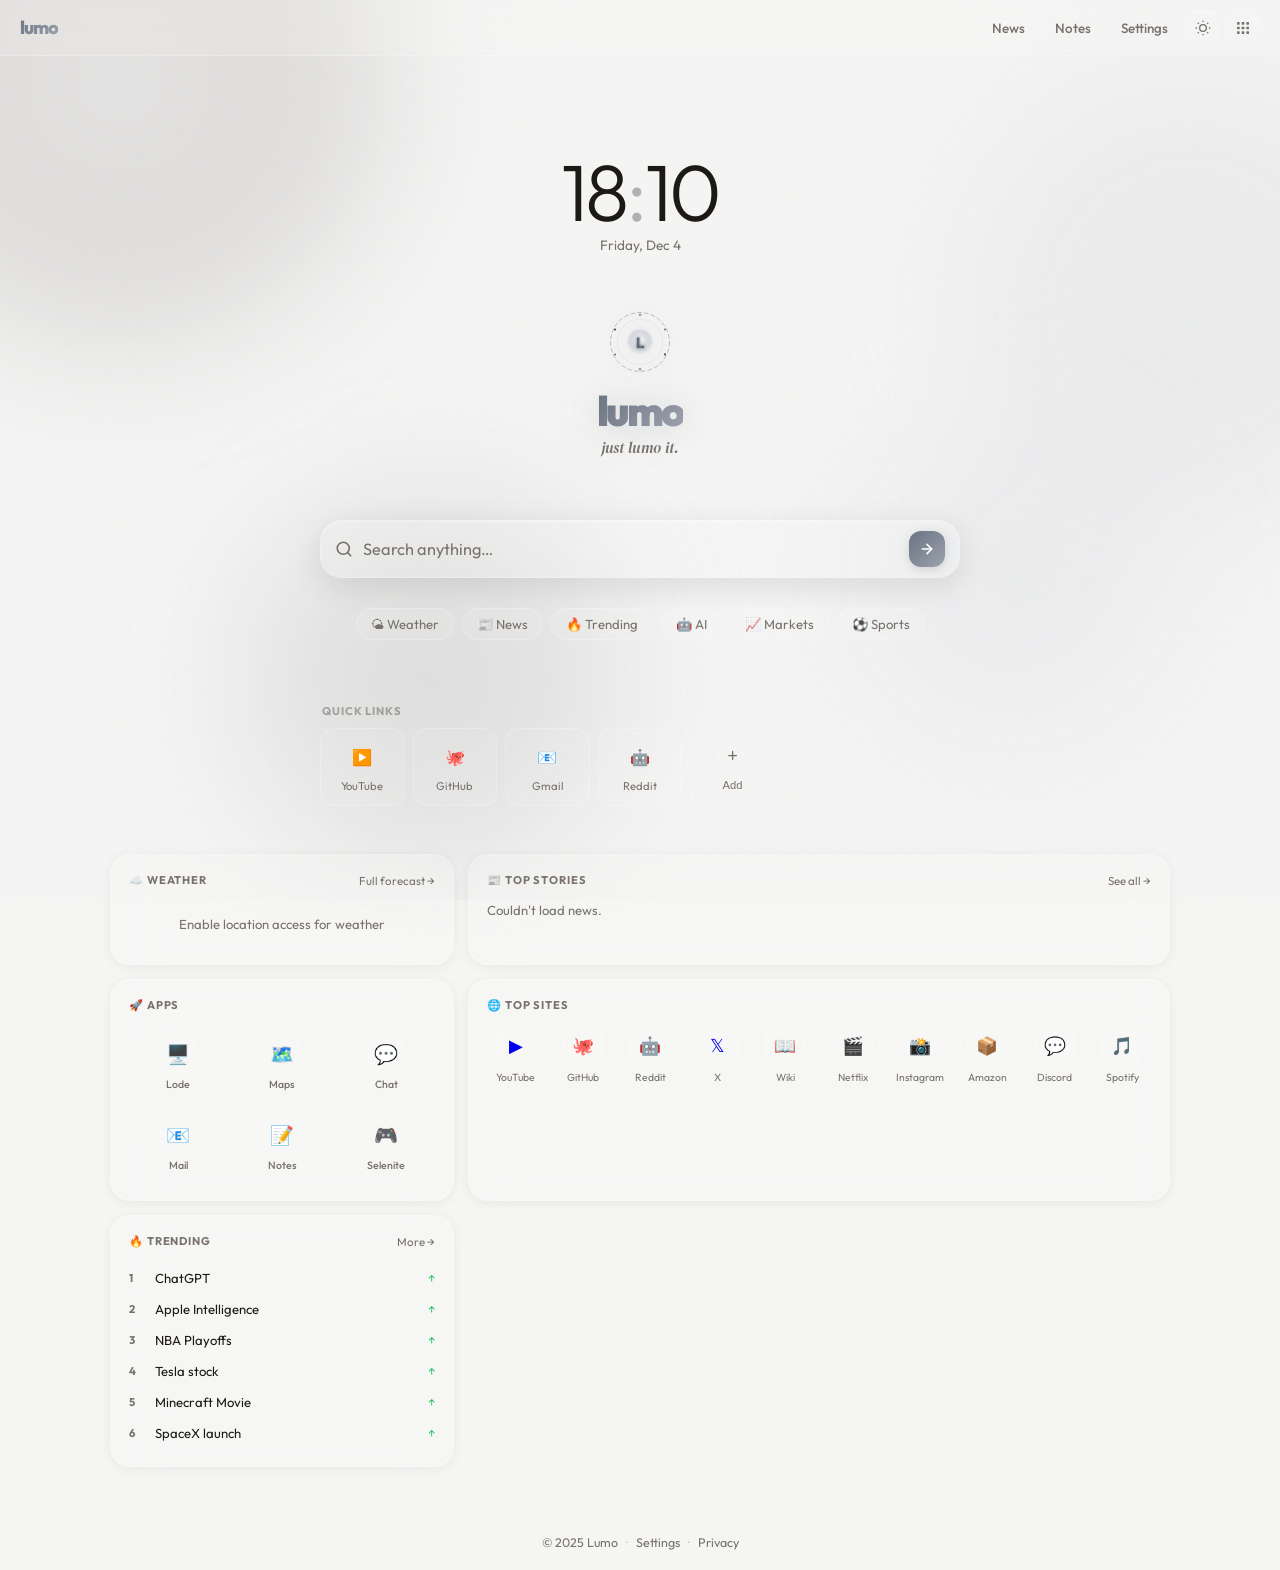
<file: search.html>
<!DOCTYPE html>
<html lang="en">
<head>
  <meta charset="UTF-8" />
  <meta name="viewport" content="width=device-width, initial-scale=1.0" />
  <title>Lumo Search</title>
  <link rel="icon" type="image/png" href="assets/favicon.png"/>
  <link rel="preconnect" href="https://fonts.googleapis.com" />
  <link href="https://fonts.googleapis.com/css2?family=Outfit:wght@300;400;500;600;700&family=Playfair+Display:ital@1&display=swap" rel="stylesheet" />
  <link rel="stylesheet" href="style.css" />
</head>
<body>

  <div class="bg-orbs">
    <div class="orb orb-1"></div><div class="orb orb-2"></div>
    <div class="orb orb-3"></div><div class="orb orb-4"></div>
  </div>
  <div class="noise"></div>

  <div class="results-layout">

    <!-- Top nav -->
    <nav class="results-nav glass-subtle">
      <a href="index.html" class="results-home-btn" title="Home">
        <svg width="16" height="16" viewBox="0 0 24 24" fill="none" stroke="currentColor" stroke-width="2.2" stroke-linecap="round" stroke-linejoin="round">
          <path d="M3 9l9-7 9 7v11a2 2 0 0 1-2 2H5a2 2 0 0 1-2-2z"/><polyline points="9 22 9 12 15 12 15 22"/>
        </svg>
      </a>
      <a href="index.html" class="nav-logo">lumo</a>
      <div class="results-search-wrap">
        <input type="text" id="resultsSearchInput" class="results-search-bar" placeholder="Search…" autocomplete="off"/>
      </div>
      <div style="display:flex;gap:0.4rem;align-items:center;margin-left:auto;">
        <button class="bookmark-nav-btn" id="bookmarksBtn" title="Bookmarks">
          <svg width="15" height="15" viewBox="0 0 24 24" fill="none" stroke="currentColor" stroke-width="2.2" stroke-linecap="round" stroke-linejoin="round">
            <path d="M19 21l-7-5-7 5V5a2 2 0 0 1 2-2h10a2 2 0 0 1 2 2z"/>
          </svg>
        </button>
        <button class="apps-btn" id="appsBtn" title="Apps">
          <svg width="15" height="15" viewBox="0 0 24 24" fill="currentColor">
            <rect x="3" y="3" width="4" height="4" rx="1"/><rect x="10" y="3" width="4" height="4" rx="1"/><rect x="17" y="3" width="4" height="4" rx="1"/>
            <rect x="3" y="10" width="4" height="4" rx="1"/><rect x="10" y="10" width="4" height="4" rx="1"/><rect x="17" y="10" width="4" height="4" rx="1"/>
            <rect x="3" y="17" width="4" height="4" rx="1"/><rect x="10" y="17" width="4" height="4" rx="1"/><rect x="17" y="17" width="4" height="4" rx="1"/>
          </svg>
        </button>
        <button class="theme-toggle" id="themeToggle">
          <span class="theme-icon sun">☀️</span><span class="theme-icon moon">🌙</span>
        </button>
      </div>
    </nav>

    <!-- Browser tab bar -->
    <div class="browser-tabbar glass-subtle" id="browserTabbar">
      <div class="browser-tabs" id="browserTabs"></div>
    </div>

    <!-- Search result tabs (web / news) -->
    <div class="results-tabs glass-subtle" id="resultsTabsBar">
      <button class="results-tab active" data-tab="web">🌐 Web</button>
      <button class="results-tab" data-tab="news">📰 News</button>
    </div>

    <!-- Web results -->
    <div id="tabWeb" class="tab-panel">
      <div class="results-body">
        <div class="results-main">
          <div class="ai-card" id="aiCard" style="display:none;">
            <div class="ai-card-header"><span class="ai-dot"></span>Lumo AI Summary</div>
            <p id="aiSummaryText">Generating summary…</p>
          </div>
          <div class="results-stats" id="resultsStats"></div>
          <div id="resultsList"></div>
        </div>
        <aside class="results-side" id="resultsSide" style="display:none;"></aside>
      </div>
    </div>

    <!-- News -->
    <div id="tabNews" class="tab-panel" style="display:none;">
      <div class="news-grid" id="newsGrid"></div>
    </div>

    <!-- New Tab page -->
    <div id="newTabPage" class="new-tab-page" style="display:none;">
      <div class="new-tab-inner">
        <div class="new-tab-logo">lumo</div>
        <div class="new-tab-search-wrap">
          <span class="search-icon" style="color:var(--text-muted)">
            <svg width="17" height="17" viewBox="0 0 24 24" fill="none" stroke="currentColor" stroke-width="2.2" stroke-linecap="round" stroke-linejoin="round">
              <circle cx="11" cy="11" r="8"/><line x1="21" y1="21" x2="16.65" y2="16.65"/>
            </svg>
          </span>
          <input type="text" id="newTabInput" class="new-tab-input" placeholder="Search or enter a URL…" autocomplete="off" spellcheck="false"/>
        </div>
        <div class="new-tab-chips">
          <button class="chip" onclick="document.getElementById('newTabInput').value='weather today';document.getElementById('newTabInput').dispatchEvent(new KeyboardEvent('keydown',{key:'Enter',bubbles:true}))">🌤 Weather</button>
          <button class="chip" onclick="document.getElementById('newTabInput').value='latest news';document.getElementById('newTabInput').dispatchEvent(new KeyboardEvent('keydown',{key:'Enter',bubbles:true}))">📰 News</button>
          <button class="chip" onclick="document.getElementById('newTabInput').value='https://github.com';document.getElementById('newTabInput').dispatchEvent(new KeyboardEvent('keydown',{key:'Enter',bubbles:true}))">🐙 GitHub</button>
          <button class="chip" onclick="document.getElementById('newTabInput').value='https://youtube.com';document.getElementById('newTabInput').dispatchEvent(new KeyboardEvent('keydown',{key:'Enter',bubbles:true}))">▶️ YouTube</button>
        </div>
      </div>
    </div>

    <!-- Iframe browser panel -->
    <div id="browserPanel" class="browser-panel" style="display:none;">
      <div class="browser-toolbar glass-subtle">
        <button class="browser-nav-btn" id="iframeBack" title="Back">
          <svg width="14" height="14" viewBox="0 0 24 24" fill="none" stroke="currentColor" stroke-width="2.5" stroke-linecap="round" stroke-linejoin="round"><polyline points="15 18 9 12 15 6"/></svg>
        </button>
        <button class="browser-nav-btn" id="iframeForward" title="Forward">
          <svg width="14" height="14" viewBox="0 0 24 24" fill="none" stroke="currentColor" stroke-width="2.5" stroke-linecap="round" stroke-linejoin="round"><polyline points="9 18 15 12 9 6"/></svg>
        </button>
        <button class="browser-nav-btn" id="iframeRefresh" title="Refresh">
          <svg width="14" height="14" viewBox="0 0 24 24" fill="none" stroke="currentColor" stroke-width="2.2" stroke-linecap="round" stroke-linejoin="round"><polyline points="23 4 23 10 17 10"/><path d="M20.49 15a9 9 0 1 1-2.12-9.36L23 10"/></svg>
        </button>
        <input class="browser-url-bar" id="browserUrlBar" type="text" placeholder="Search or enter URL…" spellcheck="false" autocomplete="off"/>
        <button class="browser-nav-btn" id="iframeBookmark" title="Bookmark">
          <svg width="14" height="14" viewBox="0 0 24 24" fill="none" stroke="currentColor" stroke-width="2.2" stroke-linecap="round" stroke-linejoin="round">
            <path d="M19 21l-7-5-7 5V5a2 2 0 0 1 2-2h10a2 2 0 0 1 2 2z"/>
          </svg>
        </button>
        <a id="iframeExternal" href="#" target="_blank" class="browser-nav-btn" title="Open in new tab">
          <svg width="14" height="14" viewBox="0 0 24 24" fill="none" stroke="currentColor" stroke-width="2.2" stroke-linecap="round" stroke-linejoin="round"><path d="M18 13v6a2 2 0 0 1-2 2H5a2 2 0 0 1-2-2V8a2 2 0 0 1 2-2h6"/><polyline points="15 3 21 3 21 9"/><line x1="10" y1="14" x2="21" y2="3"/></svg>
        </a>
      </div>
      <div class="iframe-wrap">
        <iframe id="mainIframe" sandbox="allow-scripts allow-same-origin allow-forms allow-popups allow-top-navigation" title="Browser"></iframe>
        <div class="iframe-blocked" id="iframeBlocked" style="display:none;">
          <div class="iframe-blocked-inner glass">
            <div style="font-size:2.5rem;margin-bottom:1rem">🚫</div>
            <h3>This site can't be shown here</h3>
            <p>This website blocks being embedded for security reasons — that's their choice, not a Lumo bug!</p>
            <a id="iframeBlockedLink" href="#" target="_blank" class="save-btn" style="display:inline-block;margin-top:1rem;text-decoration:none;">Open in new tab instead</a>
          </div>
        </div>
      </div>
    </div>

  </div>

  <!-- Bookmarks sidebar -->
  <div class="bookmarks-overlay" id="bookmarksOverlay">
    <div class="bookmarks-panel glass">
      <div class="bookmarks-header">
        <span>Bookmarks</span>
        <button id="bookmarksClose" class="apps-close">✕</button>
      </div>
      <div id="bookmarksList" class="bookmarks-list"></div>
    </div>
  </div>

  <!-- Apps modal -->
  <div class="apps-overlay" id="appsOverlay">
    <div class="apps-modal glass">
      <div class="apps-modal-header">
        <span>Lumo Apps</span>
        <button class="apps-close" id="appsClose">✕</button>
      </div>
      <div class="apps-grid">
        <a href="lumos-ai.html" class="app-item"><div class="app-icon-wrap">🤖</div><span class="app-name">Lumos AI</span></a>
        <a href="maps.html" class="app-item"><div class="app-icon-wrap">🗺️</div><span class="app-name">Maps</span></a>
        <div class="app-item app-soon"><div class="app-icon-wrap">📧</div><span class="app-name">Mail</span><span class="app-soon-tag">Soon</span></div>
        <div class="app-item app-soon"><div class="app-icon-wrap">📅</div><span class="app-name">Calendar</span><span class="app-soon-tag">Soon</span></div>
        <div class="app-item app-soon"><div class="app-icon-wrap">📁</div><span class="app-name">Drive</span><span class="app-soon-tag">Soon</span></div>
        <div class="app-item app-soon"><div class="app-icon-wrap">🖼️</div><span class="app-name">Photos</span><span class="app-soon-tag">Soon</span></div>
      </div>
    </div>
  </div>

  <script src="config.js"></script>
  <script src="app.js"></script>
  <script src="search.js"></script>
  <script src="ai.js"></script>
  <script src="news.js"></script>
  <script src="browser.js"></script>
</body>
</html>
</file>
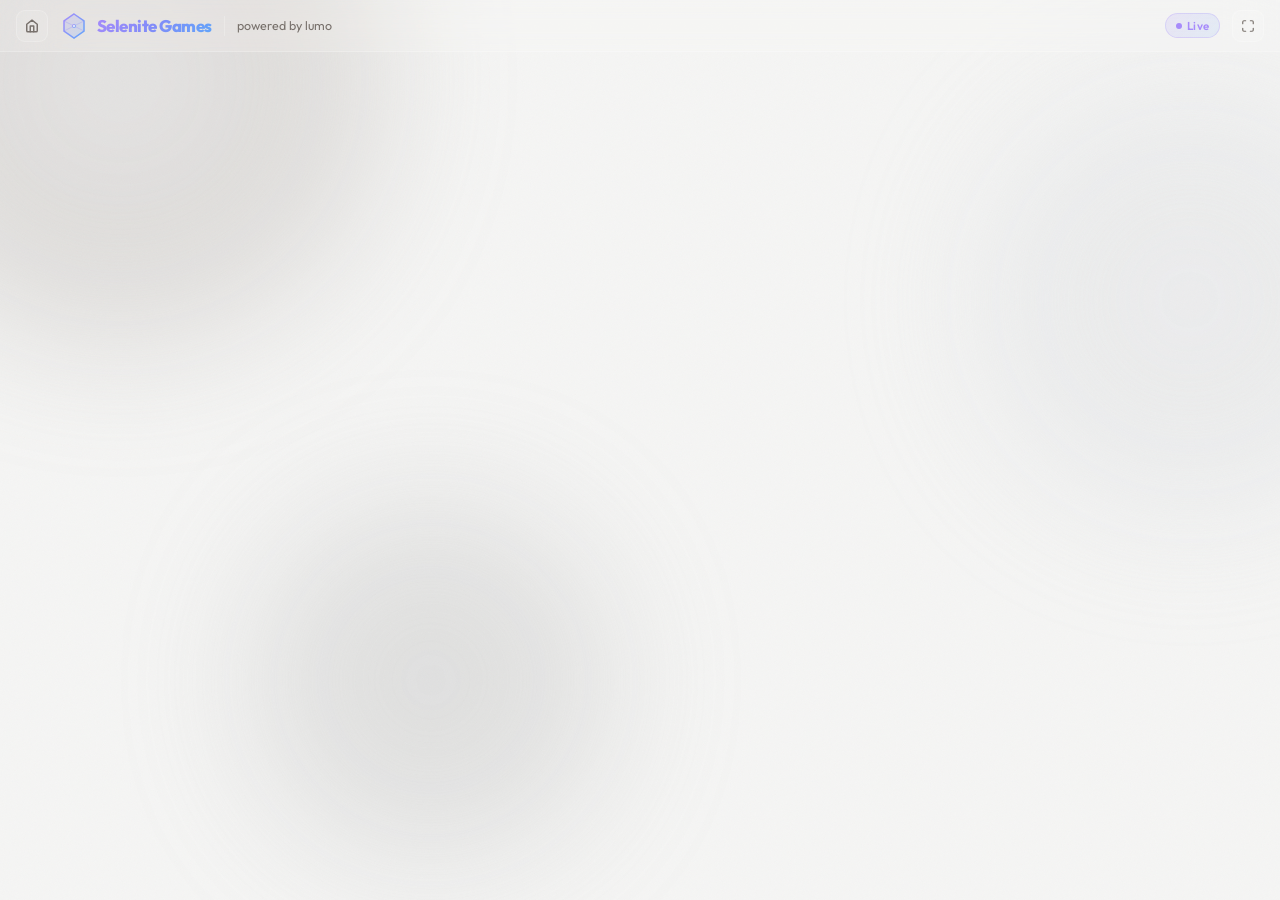
<file: selenite-games.html>
<!DOCTYPE html>
<html lang="en">
<head>
  <meta charset="UTF-8" />
  <meta name="viewport" content="width=device-width, initial-scale=1.0" />
  <title>Selenite Games</title>
  <link rel="icon" type="image/png" href="assets/favicon.png"/>
  <link rel="preconnect" href="https://fonts.googleapis.com" />
  <link href="https://fonts.googleapis.com/css2?family=Outfit:wght@300;400;500;600;700;800;900&display=swap" rel="stylesheet" />
  <link rel="stylesheet" href="style.css" />
  <style>
    *, *::before, *::after { box-sizing: border-box; margin: 0; padding: 0; }

    body {
      height: 100vh;
      overflow: hidden;
      display: flex;
      flex-direction: column;
    }

    /* ── Top bar ── */
    .sg-bar {
      height: 52px;
      flex-shrink: 0;
      display: flex;
      align-items: center;
      gap: 12px;
      padding: 0 16px;
      background: var(--glass-bg-strong);
      backdrop-filter: var(--glass-blur);
      -webkit-backdrop-filter: var(--glass-blur);
      border-bottom: 1px solid var(--glass-border);
      position: relative;
      z-index: 10;
    }

    .sg-back {
      display: flex;
      align-items: center;
      justify-content: center;
      width: 32px;
      height: 32px;
      border-radius: 9px;
      border: 1px solid var(--glass-border);
      background: var(--glass-bg);
      color: var(--text-muted);
      cursor: pointer;
      transition: background 0.15s, color 0.15s;
      text-decoration: none;
      flex-shrink: 0;
    }
    .sg-back:hover { background: var(--glass-bg-hover); color: var(--text); }

    .sg-wordmark {
      display: flex;
      align-items: center;
      gap: 9px;
      flex-shrink: 0;
    }

    /* Crystal SVG logo */
    .sg-crystal {
      width: 28px;
      height: 28px;
      flex-shrink: 0;
    }

    .sg-title {
      font-family: 'Outfit', sans-serif;
      font-weight: 800;
      font-size: 1.05rem;
      letter-spacing: -0.03em;
      background: linear-gradient(135deg, #a78bfa, #818cf8, #60a5fa);
      -webkit-background-clip: text;
      -webkit-text-fill-color: transparent;
      background-clip: text;
      white-space: nowrap;
    }

    .sg-divider {
      width: 1px;
      height: 20px;
      background: var(--glass-border);
      flex-shrink: 0;
    }

    .sg-subtitle {
      font-size: 0.78rem;
      color: var(--text-muted);
      font-weight: 400;
      white-space: nowrap;
    }

    .sg-spacer { flex: 1; }

    .sg-pill {
      display: flex;
      align-items: center;
      gap: 5px;
      padding: 4px 10px;
      border-radius: 999px;
      background: linear-gradient(135deg, rgba(167,139,250,0.15), rgba(96,165,250,0.12));
      border: 1px solid rgba(167,139,250,0.25);
      font-size: 0.72rem;
      font-weight: 600;
      color: #a78bfa;
      letter-spacing: 0.02em;
    }
    .sg-pill-dot {
      width: 6px;
      height: 6px;
      border-radius: 50%;
      background: #a78bfa;
      animation: sgPulse 2s ease-in-out infinite;
    }
    @keyframes sgPulse {
      0%, 100% { opacity: 1; transform: scale(1); }
      50% { opacity: 0.5; transform: scale(0.75); }
    }

    .sg-fullscreen-btn {
      display: flex;
      align-items: center;
      justify-content: center;
      width: 32px;
      height: 32px;
      border-radius: 9px;
      border: 1px solid var(--glass-border);
      background: var(--glass-bg);
      color: var(--text-muted);
      cursor: pointer;
      transition: background 0.15s, color 0.15s;
      flex-shrink: 0;
    }
    .sg-fullscreen-btn:hover { background: var(--glass-bg-hover); color: var(--text); }

    /* ── iframe wrapper ── */
    .sg-frame-wrap {
      flex: 1;
      position: relative;
      overflow: hidden;
    }

    .sg-iframe {
      position: absolute;
      inset: 0;
      width: 100%;
      height: 100%;
      border: none;
      display: block;
    }

    /* Loading overlay */
    .sg-loading {
      position: absolute;
      inset: 0;
      display: flex;
      flex-direction: column;
      align-items: center;
      justify-content: center;
      gap: 20px;
      background: var(--bg);
      z-index: 5;
      transition: opacity 0.4s ease;
    }
    .sg-loading.hidden {
      opacity: 0;
      pointer-events: none;
    }

    .sg-spinner {
      position: relative;
      width: 56px;
      height: 56px;
    }
    .sg-spinner-ring {
      position: absolute;
      inset: 0;
      border-radius: 50%;
      border: 2.5px solid transparent;
      animation: sgSpin 1.4s linear infinite;
    }
    .sg-spinner-ring:nth-child(1) {
      border-top-color: #a78bfa;
      animation-duration: 1.4s;
    }
    .sg-spinner-ring:nth-child(2) {
      inset: 8px;
      border-top-color: #818cf8;
      animation-duration: 1.0s;
      animation-direction: reverse;
    }
    .sg-spinner-ring:nth-child(3) {
      inset: 16px;
      border-top-color: #60a5fa;
      animation-duration: 0.7s;
    }
    @keyframes sgSpin { to { transform: rotate(360deg); } }

    .sg-loading-text {
      font-size: 0.85rem;
      color: var(--text-muted);
      font-weight: 500;
      letter-spacing: 0.02em;
    }
    .sg-loading-title {
      font-size: 1.3rem;
      font-weight: 800;
      letter-spacing: -0.03em;
      background: linear-gradient(135deg, #a78bfa, #818cf8, #60a5fa);
      -webkit-background-clip: text;
      -webkit-text-fill-color: transparent;
      background-clip: text;
    }
  </style>
</head>
<body>
  <div class="bg-orbs">
    <div class="orb orb-1"></div>
    <div class="orb orb-2"></div>
    <div class="orb orb-3"></div>
  </div>
  <div class="noise"></div>

  <!-- Top bar -->
  <div class="sg-bar">
    <a href="index.html" class="sg-back" title="Back to Lumo">
      <svg width="14" height="14" viewBox="0 0 24 24" fill="none" stroke="currentColor" stroke-width="2.5" stroke-linecap="round" stroke-linejoin="round">
        <path d="M3 9l9-7 9 7v11a2 2 0 0 1-2 2H5a2 2 0 0 1-2-2z"/>
        <polyline points="9 22 9 12 15 12 15 22"/>
      </svg>
    </a>

    <div class="sg-wordmark">
      <!-- Selenite crystal SVG logo -->
      <svg class="sg-crystal" viewBox="0 0 28 28" fill="none" xmlns="http://www.w3.org/2000/svg">
        <defs>
          <linearGradient id="cg1" x1="0" y1="0" x2="1" y2="1">
            <stop offset="0%" stop-color="#a78bfa"/>
            <stop offset="100%" stop-color="#60a5fa"/>
          </linearGradient>
          <linearGradient id="cg2" x1="0" y1="0" x2="1" y2="1">
            <stop offset="0%" stop-color="#818cf8"/>
            <stop offset="100%" stop-color="#a78bfa"/>
          </linearGradient>
        </defs>
        <!-- Crystal gem shape -->
        <polygon points="14,2 24,9 24,19 14,26 4,19 4,9" fill="url(#cg1)" opacity="0.2"/>
        <polygon points="14,2 24,9 24,19 14,26 4,19 4,9" fill="none" stroke="url(#cg1)" stroke-width="1.5"/>
        <!-- Inner facets -->
        <line x1="14" y1="2" x2="14" y2="26" stroke="url(#cg2)" stroke-width="0.8" opacity="0.5"/>
        <line x1="4" y1="9" x2="24" y2="19" stroke="url(#cg2)" stroke-width="0.8" opacity="0.4"/>
        <line x1="24" y1="9" x2="4" y2="19" stroke="url(#cg2)" stroke-width="0.8" opacity="0.4"/>
        <!-- Center sparkle -->
        <circle cx="14" cy="14" r="2" fill="url(#cg1)" opacity="0.8"/>
        <circle cx="14" cy="14" r="1" fill="white" opacity="0.9"/>
      </svg>
      <span class="sg-title">Selenite Games</span>
    </div>

    <div class="sg-divider"></div>
    <span class="sg-subtitle">powered by lumo</span>

    <div class="sg-spacer"></div>

    <div class="sg-pill">
      <div class="sg-pill-dot"></div>
      Live
    </div>

    <button class="sg-fullscreen-btn" onclick="toggleFullscreen()" title="Fullscreen">
      <svg id="fs-icon" width="14" height="14" viewBox="0 0 24 24" fill="none" stroke="currentColor" stroke-width="2" stroke-linecap="round" stroke-linejoin="round">
        <path d="M8 3H5a2 2 0 0 0-2 2v3m18 0V5a2 2 0 0 0-2-2h-3m0 18h3a2 2 0 0 0 2-2v-3M3 16v3a2 2 0 0 0 2 2h3"/>
      </svg>
    </button>
  </div>

  <!-- Game iframe -->
  <div class="sg-frame-wrap">
    <div class="sg-loading" id="sgLoading">
      <div class="sg-loading-title">Selenite Games</div>
      <div class="sg-spinner">
        <div class="sg-spinner-ring"></div>
        <div class="sg-spinner-ring"></div>
        <div class="sg-spinner-ring"></div>
      </div>
      <div class="sg-loading-text">Loading games…</div>
    </div>
    <iframe
      class="sg-iframe"
      id="sgFrame"
      src="https://sellthenight.jaytex.org/"
      allowfullscreen
      allow="fullscreen; autoplay; gamepad"
      onload="frameLoaded()"
    ></iframe>
  </div>

  <script>
    // Theme
    const saved = localStorage.getItem('lumo-theme');
    const prefersDark = window.matchMedia('(prefers-color-scheme: dark)').matches;
    document.documentElement.setAttribute('data-theme', saved || (prefersDark ? 'dark' : 'light'));

    // Hide loading overlay when iframe loads
    function frameLoaded() {
      const loader = document.getElementById('sgLoading');
      loader.classList.add('hidden');
      setTimeout(() => loader.remove(), 500);
    }

    // Fallback: hide after 6s in case onload doesn't fire (cross-origin)
    setTimeout(() => {
      const loader = document.getElementById('sgLoading');
      if (loader) { loader.classList.add('hidden'); setTimeout(() => loader.remove(), 500); }
    }, 4000);

    // Fullscreen toggle
    let isFullscreen = false;
    function toggleFullscreen() {
      const bar = document.querySelector('.sg-bar');
      const icon = document.getElementById('fs-icon');
      isFullscreen = !isFullscreen;
      bar.style.display = isFullscreen ? 'none' : 'flex';
      icon.innerHTML = isFullscreen
        ? '<path d="M8 3v3a2 2 0 0 1-2 2H3m18 0h-3a2 2 0 0 1-2-2V3m0 18v-3a2 2 0 0 1 2-2h3M3 16h3a2 2 0 0 1 2 2v3"/>'
        : '<path d="M8 3H5a2 2 0 0 0-2 2v3m18 0V5a2 2 0 0 0-2-2h-3m0 18h3a2 2 0 0 0 2-2v-3M3 16v3a2 2 0 0 0 2 2h3"/>';
    }

    // ESC to exit fullscreen
    document.addEventListener('keydown', e => {
      if (e.key === 'Escape' && isFullscreen) toggleFullscreen();
    });
  </script>
</body>
</html>
</file>
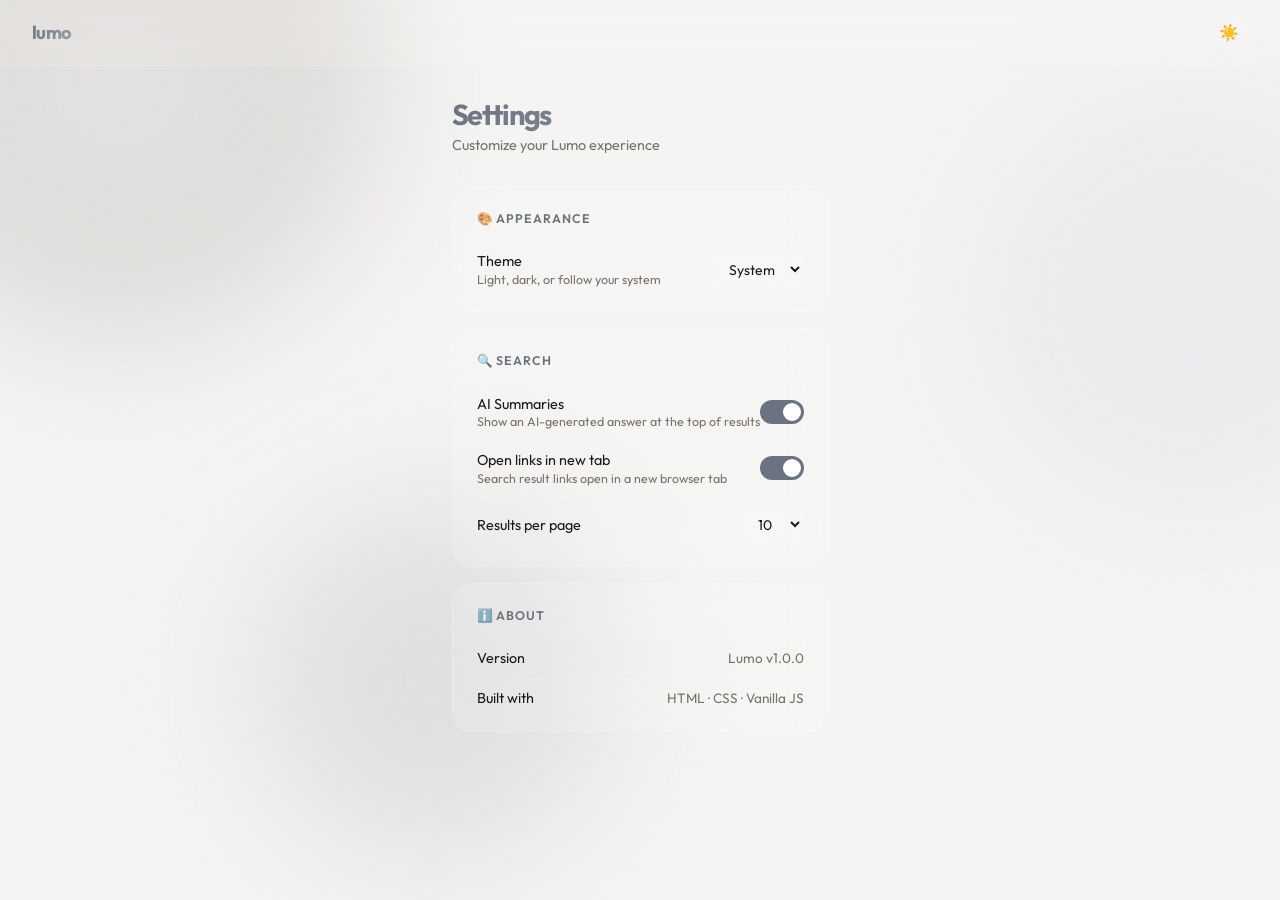
<file: settings.html>
<!DOCTYPE html>
<html lang="en">
<head>
  <meta charset="UTF-8" />
  <meta name="viewport" content="width=device-width, initial-scale=1.0" />
  <title>Lumo — Settings</title>
  <link rel="icon" type="image/png" href="assets/favicon.png"/>
  <link rel="preconnect" href="https://fonts.googleapis.com" />
  <link href="https://fonts.googleapis.com/css2?family=Outfit:wght@300;400;500;600;700&family=Playfair+Display:ital@1&display=swap" rel="stylesheet" />
  <link rel="stylesheet" href="style.css" />
</head>
<body>

  <div class="bg-orbs">
    <div class="orb orb-1"></div>
    <div class="orb orb-2"></div>
    <div class="orb orb-3"></div>
  </div>
  <div class="noise"></div>

  <!-- Nav -->
  <nav class="top-nav glass-subtle">
    <div class="nav-left">
      <a href="index.html" class="nav-brand" style="text-decoration:none">lumo</a>
    </div>
    <div class="nav-right">
      <button class="theme-toggle" id="themeToggle">
        <span class="theme-icon sun">☀️</span>
        <span class="theme-icon moon">🌙</span>
      </button>
    </div>
  </nav>

  <div class="settings-wrap">
    <div class="settings-header">
      <h1>Settings</h1>
      <p>Customize your Lumo experience</p>
    </div>

    
    <!-- Appearance -->
    <div class="settings-section">
      <h2>🎨 Appearance</h2>

      <div class="setting-row">
        <div>
          <div class="setting-label">Theme</div>
          <div class="setting-desc">Light, dark, or follow your system</div>
        </div>
        <select class="settings-select" id="themeSelect">
          <option value="system">System</option>
          <option value="light">Light</option>
          <option value="dark">Dark</option>
        </select>
      </div>
    </div>

    <!-- Search -->
    <div class="settings-section">
      <h2>🔍 Search</h2>

      <div class="setting-row">
        <div>
          <div class="setting-label">AI Summaries</div>
          <div class="setting-desc">Show an AI-generated answer at the top of results</div>
        </div>
        <label class="toggle">
          <input type="checkbox" id="aiSummaryToggle" checked />
          <span class="toggle-slider"></span>
        </label>
      </div>

      <div class="setting-row">
        <div>
          <div class="setting-label">Open links in new tab</div>
          <div class="setting-desc">Search result links open in a new browser tab</div>
        </div>
        <label class="toggle">
          <input type="checkbox" id="newTabToggle" checked />
          <span class="toggle-slider"></span>
        </label>
      </div>

      <div class="setting-row">
        <div>
          <div class="setting-label">Results per page</div>
        </div>
        <select class="settings-select" id="resultsPerPage">
          <option value="5">5</option>
          <option value="10" selected>10</option>
          <option value="20">20</option>
        </select>
      </div>
    </div>

    <!-- About -->
    <div class="settings-section">
      <h2>ℹ️ About</h2>
      <div class="setting-row">
        <div class="setting-label">Version</div>
        <span style="font-size:0.85rem;color:var(--text-muted)">Lumo v1.0.0</span>
      </div>
      <div class="setting-row">
        <div class="setting-label">Built with</div>
        <span style="font-size:0.85rem;color:var(--text-muted)">HTML · CSS · Vanilla JS</span>
      </div>
    </div>

  </div>

  <script src="config.js"></script>
  <script src="app.js"></script>
  <script src="settings.js"></script>
</body>
</html>
</file>
<file: style.css>
/* ============================================================
   LUMO — Global Styles
   Glassmorphism · Liquid Glass · Blue/Purple · System Theme
   ============================================================ */

/* --- Fonts & Reset --- */
*, *::before, *::after { box-sizing: border-box; margin: 0; padding: 0; }

:root {
  --font-main: 'Outfit', sans-serif;
  --font-display: 'Playfair Display', serif;

  /* Brand — Neutral */
  --brand-1: #6b7280;
  --brand-2: #9ca3af;
  --brand-3: #4b5563;
  --brand-glow: rgba(107, 114, 128, 0.25);
  --brand-glow-soft: rgba(156, 163, 175, 0.12);

  /* Glass */
  --glass-bg: rgba(255, 255, 255, 0.08);
  --glass-border: rgba(255, 255, 255, 0.22);
  --glass-shadow: 0 8px 32px rgba(0, 0, 0, 0.10), 0 1.5px 0 rgba(255,255,255,0.18) inset;
  --glass-blur: blur(24px) saturate(160%);

  /* Light mode */
  --bg-light: #f5f5f4;
  --text-light: #1c1917;
  --text-muted-light: #78716c;
  --orb-opacity-light: 0.35;

  /* Dark mode */
  --bg-dark: #111110;
  --text-dark: #e7e5e4;
  --text-muted-dark: #78716c;
  --orb-opacity-dark: 0.22;

  /* Active */
  --bg: var(--bg-light);
  --text: var(--text-light);
  --text-muted: var(--text-muted-light);
  --orb-opacity: var(--orb-opacity-light);
  --glass-bg-strong: rgba(255,255,255,0.14);
  --glass-bg-hover: rgba(255,255,255,0.22);
}

[data-theme="dark"] {
  --bg: var(--bg-dark);
  --text: var(--text-dark);
  --text-muted: var(--text-muted-dark);
  --orb-opacity: var(--orb-opacity-dark);
  --glass-bg: rgba(255, 255, 255, 0.05);
  --glass-border: rgba(255, 255, 255, 0.10);
  --glass-bg-strong: rgba(255,255,255,0.08);
  --glass-bg-hover: rgba(255,255,255,0.13);
}

html { scroll-behavior: smooth; }

body {
  font-family: var(--font-main);
  background: var(--bg);
  color: var(--text);
  min-height: 100vh;
  display: flex;
  flex-direction: column;
  overflow-x: hidden;
  transition: background 0.4s ease, color 0.3s ease;
}

/* ============================================================
   BACKGROUND ORBS (liquid glass atmosphere)
   ============================================================ */
.bg-orbs {
  position: fixed;
  inset: 0;
  pointer-events: none;
  z-index: 0;
  overflow: hidden;
}

.orb {
  position: absolute;
  border-radius: 50%;
  filter: blur(70px);
  animation: orbFloat 12s ease-in-out infinite;
  opacity: var(--orb-opacity);
}

.orb-1 {
  width: 520px; height: 520px;
  background: radial-gradient(circle, #d6d3d1, #a8a29e 60%, transparent);
  top: -180px; left: -140px;
  animation-delay: 0s; animation-duration: 14s;
}
.orb-2 {
  width: 420px; height: 420px;
  background: radial-gradient(circle, #e7e5e4, #d1d5db 60%, transparent);
  top: 10%; right: -120px;
  animation-delay: -4s; animation-duration: 11s;
}
.orb-3 {
  width: 350px; height: 350px;
  background: radial-gradient(circle, #c7c7c7, #b0b0b0 60%, transparent);
  bottom: 5%; left: 20%;
  animation-delay: -7s; animation-duration: 16s;
}
.orb-4 {
  width: 280px; height: 280px;
  background: radial-gradient(circle, #e5e7eb, #d1d5db 60%, transparent);
  bottom: 20%; right: 10%;
  animation-delay: -2s; animation-duration: 10s;
}

@keyframes orbFloat {
  0%, 100% { transform: translate(0, 0) scale(1); }
  33%       { transform: translate(30px, -40px) scale(1.05); }
  66%       { transform: translate(-20px, 25px) scale(0.97); }
}

/* Noise grain */
.noise {
  position: fixed;
  inset: 0;
  pointer-events: none;
  z-index: 1;
  opacity: 0.03;
  background-image: url("data:image/svg+xml,%3Csvg viewBox='0 0 256 256' xmlns='http://www.w3.org/2000/svg'%3E%3Cfilter id='noise'%3E%3CfeTurbulence type='fractalNoise' baseFrequency='0.9' numOctaves='4' stitchTiles='stitch'/%3E%3C/filter%3E%3Crect width='100%25' height='100%25' filter='url(%23noise)'/%3E%3C/svg%3E");
  background-size: 200px 200px;
}

/* ============================================================
   GLASS UTILITY
   ============================================================ */
.glass {
  background: var(--glass-bg-strong);
  border: 1px solid var(--glass-border);
  backdrop-filter: var(--glass-blur);
  -webkit-backdrop-filter: var(--glass-blur);
  box-shadow: var(--glass-shadow);
}

.glass-subtle {
  background: var(--glass-bg);
  border-bottom: 1px solid var(--glass-border);
  backdrop-filter: blur(12px) saturate(160%);
  -webkit-backdrop-filter: blur(12px) saturate(160%);
}

/* ============================================================
   NAV
   ============================================================ */
.top-nav {
  position: fixed;
  top: 0; left: 0; right: 0;
  z-index: 100;
  display: flex;
  align-items: center;
  justify-content: space-between;
  padding: 0.85rem 2rem;
  animation: fadeDown 0.6s ease both;
}

.nav-brand {
  font-family: var(--font-main);
  font-weight: 700;
  font-size: 1.15rem;
  letter-spacing: -0.03em;
  background: linear-gradient(135deg, var(--brand-1), var(--brand-2));
  -webkit-background-clip: text;
  -webkit-text-fill-color: transparent;
  background-clip: text;
}

.nav-right {
  display: flex;
  align-items: center;
  gap: 0.25rem;
}

.nav-link {
  background: none;
  border: none;
  color: var(--text-muted);
  font-family: var(--font-main);
  font-size: 0.875rem;
  padding: 0.4rem 0.75rem;
  border-radius: 999px;
  cursor: pointer;
  text-decoration: none;
  transition: color 0.2s, background 0.2s;
}
.nav-link:hover {
  color: var(--text);
  background: var(--glass-bg-strong);
}

.theme-toggle {
  background: var(--glass-bg-strong);
  border: 1px solid var(--glass-border);
  border-radius: 999px;
  width: 38px; height: 38px;
  cursor: pointer;
  display: flex; align-items: center; justify-content: center;
  position: relative;
  overflow: hidden;
  transition: background 0.2s, transform 0.15s;
}
.theme-toggle:hover { transform: scale(1.08); }

.theme-icon {
  position: absolute;
  font-size: 1rem;
  transition: transform 0.4s cubic-bezier(0.34,1.56,0.64,1), opacity 0.3s;
}
.theme-icon.sun  { opacity: 1; transform: translateY(0); }
.theme-icon.moon { opacity: 0; transform: translateY(20px); }

[data-theme="dark"] .theme-icon.sun  { opacity: 0; transform: translateY(-20px); }
[data-theme="dark"] .theme-icon.moon { opacity: 1; transform: translateY(0); }

/* ============================================================
   HERO / MAIN
   ============================================================ */
main.hero {
  position: relative;
  z-index: 10;
  flex: 1;
  display: flex;
  flex-direction: column;
  align-items: center;
  justify-content: center;
  padding: 6rem 1.5rem 3rem;
  gap: 2.5rem;
}

/* ============================================================
   LOGO
   ============================================================ */
.logo-container {
  display: flex;
  flex-direction: column;
  align-items: center;
  gap: 0.5rem;
  animation: logoReveal 1s cubic-bezier(0.34,1.3,0.64,1) both;
}

.logo-svg {
  width: 96px; height: 96px;
  filter: drop-shadow(0 0 24px var(--brand-glow));
}

/* Ring animations */
.logo-ring-outer {
  transform-origin: 60px 60px;
  animation: spinSlow 20s linear infinite;
}
.logo-ring-mid {
  transform-origin: 60px 60px;
  animation: spinSlow 14s linear infinite reverse;
}

/* Core pulse */
.logo-core {
  transform-origin: 60px 60px;
  animation: corePulse 3s ease-in-out infinite;
}
.logo-glow-circle {
  transform-origin: 60px 60px;
  animation: glowPulse 3s ease-in-out infinite;
}

/* Sparkle twinkle */
.sparkle {
  animation: twinkle 2.5s ease-in-out infinite;
}
.s1 { animation-delay: 0s; }
.s2 { animation-delay: 0.4s; }
.s3 { animation-delay: 0.8s; }
.s4 { animation-delay: 1.2s; }
.s5 { animation-delay: 1.6s; }
.s6 { animation-delay: 2.0s; }

@keyframes spinSlow {
  from { transform: rotate(0deg); }
  to   { transform: rotate(360deg); }
}
@keyframes corePulse {
  0%, 100% { opacity: 0.15; transform: scale(1); }
  50%       { opacity: 0.28; transform: scale(1.06); }
}
@keyframes glowPulse {
  0%, 100% { opacity: 0.7; }
  50%       { opacity: 1; }
}
@keyframes twinkle {
  0%, 100% { opacity: 0.3; transform: scale(0.8); }
  50%       { opacity: 1; transform: scale(1.2); }
}

.logo-wordmark {
  font-family: var(--font-main);
  font-weight: 700;
  font-size: clamp(2.8rem, 8vw, 4.5rem);
  letter-spacing: -0.06em;
  line-height: 1;
  background: linear-gradient(135deg, var(--brand-1) 0%, var(--brand-2) 50%, var(--brand-3) 100%);
  -webkit-background-clip: text;
  -webkit-text-fill-color: transparent;
  background-clip: text;
  filter: drop-shadow(0 2px 18px var(--brand-glow));
}

.logo-tagline {
  font-family: var(--font-display);
  font-size: 0.95rem;
  color: var(--text-muted);
  letter-spacing: 0.02em;
  margin-top: -0.25rem;
}

/* ============================================================
   SEARCH BAR
   ============================================================ */
.search-container {
  width: 100%;
  max-width: 640px;
  display: flex;
  flex-direction: column;
  align-items: center;
  gap: 1rem;
  animation: searchReveal 1s 0.2s cubic-bezier(0.34,1.2,0.64,1) both;
}

.search-glass {
  width: 100%;
  position: relative;
  border-radius: 999px;
  background: var(--glass-bg-strong);
  border: 1px solid var(--glass-border);
  backdrop-filter: var(--glass-blur);
  -webkit-backdrop-filter: var(--glass-blur);
  box-shadow:
    var(--glass-shadow),
    0 0 0 0 var(--brand-glow);
  transition: box-shadow 0.3s ease, border-color 0.3s ease;
}

.search-glass:focus-within {
  border-color: rgba(167, 139, 250, 0.5);
  box-shadow:
    var(--glass-shadow),
    0 0 0 3px var(--brand-glow-soft),
    0 0 30px var(--brand-glow);
}

/* Liquid shimmer top edge */
.search-glass::before {
  content: '';
  position: absolute;
  top: 0; left: 10%; right: 10%;
  height: 1px;
  background: linear-gradient(90deg, transparent, rgba(255,255,255,0.5), transparent);
  border-radius: 999px;
  pointer-events: none;
}

.search-inner {
  display: flex;
  align-items: center;
  padding: 0.75rem 1rem;
  gap: 0.5rem;
}

.search-icon {
  color: var(--text-muted);
  display: flex;
  flex-shrink: 0;
  transition: color 0.2s;
}
.search-glass:focus-within .search-icon { color: var(--brand-1); }

.search-input {
  flex: 1;
  background: none;
  border: none;
  outline: none;
  font-family: var(--font-main);
  font-size: 1rem;
  font-weight: 400;
  color: var(--text);
  caret-color: var(--brand-1);
}
.search-input::placeholder { color: var(--text-muted); }

.search-clear {
  background: none;
  border: none;
  color: var(--text-muted);
  cursor: pointer;
  font-size: 0.75rem;
  padding: 0.25rem;
  border-radius: 50%;
  opacity: 0;
  pointer-events: none;
  transition: opacity 0.2s, color 0.2s;
  line-height: 1;
}
.search-clear.visible {
  opacity: 1;
  pointer-events: auto;
}
.search-clear:hover { color: var(--text); }

.search-submit {
  background: linear-gradient(135deg, var(--brand-1), var(--brand-2));
  border: none;
  border-radius: 999px;
  width: 36px; height: 36px;
  display: flex; align-items: center; justify-content: center;
  cursor: pointer;
  color: white;
  flex-shrink: 0;
  box-shadow: 0 2px 12px var(--brand-glow);
  transition: transform 0.15s, box-shadow 0.2s;
}
.search-submit:hover {
  transform: scale(1.08);
  box-shadow: 0 4px 20px var(--brand-glow);
}
.search-submit:active { transform: scale(0.95); }

/* Suggestions */
.suggestions {
  display: none;
  position: absolute;
  top: calc(100% + 8px);
  left: 0; right: 0;
  background: var(--glass-bg-strong);
  border: 1px solid var(--glass-border);
  backdrop-filter: var(--glass-blur);
  -webkit-backdrop-filter: var(--glass-blur);
  border-radius: 20px;
  overflow: hidden;
  box-shadow: var(--glass-shadow);
  z-index: 50;
}
.suggestions.open { display: block; }

.suggestion-item {
  padding: 0.75rem 1.25rem;
  cursor: pointer;
  font-size: 0.9rem;
  color: var(--text);
  display: flex;
  align-items: center;
  gap: 0.75rem;
  transition: background 0.15s;
}
.suggestion-item:hover { background: var(--glass-bg-hover); }
.suggestion-item .sug-icon { color: var(--text-muted); font-size: 0.8rem; }

/* Quick chips */
.quick-chips {
  display: flex;
  gap: 0.5rem;
  flex-wrap: wrap;
  justify-content: center;
  animation: fadeUp 0.8s 0.4s ease both;
}

.chip {
  background: var(--glass-bg-strong);
  border: 1px solid var(--glass-border);
  backdrop-filter: blur(12px);
  -webkit-backdrop-filter: blur(12px);
  border-radius: 999px;
  padding: 0.45rem 1rem;
  font-family: var(--font-main);
  font-size: 0.82rem;
  color: var(--text-muted);
  cursor: pointer;
  transition: background 0.2s, color 0.2s, transform 0.15s, border-color 0.2s;
}
.chip:hover {
  background: var(--glass-bg-hover);
  color: var(--text);
  border-color: rgba(167,139,250,0.4);
  transform: translateY(-1px);
}
.chip:active { transform: translateY(0); }

/* ============================================================
   FOOTER
   ============================================================ */
.footer {
  position: relative;
  z-index: 10;
  text-align: center;
  padding: 1.25rem;
  font-size: 0.8rem;
  color: var(--text-muted);
  display: flex;
  align-items: center;
  justify-content: center;
  gap: 0.5rem;
  animation: fadeUp 0.6s 0.6s ease both;
}
.footer a { color: var(--text-muted); text-decoration: none; transition: color 0.2s; }
.footer a:hover { color: var(--brand-1); }
.footer-sep { opacity: 0.4; }

/* ============================================================
   SEARCH RESULTS PAGE
   ============================================================ */
.results-layout {
  position: relative;
  z-index: 10;
  display: flex;
  flex-direction: column;
  min-height: 100vh;
}

/* Results nav */
.results-nav {
  position: sticky;
  top: 0;
  z-index: 100;
  padding: 0.75rem 1.5rem;
  display: flex;
  align-items: center;
  gap: 1rem;
  flex-wrap: wrap;
}

.results-nav .nav-logo {
  font-family: var(--font-main);
  font-weight: 700;
  font-size: 1.3rem;
  letter-spacing: -0.05em;
  background: linear-gradient(135deg, var(--brand-1), var(--brand-2));
  -webkit-background-clip: text;
  -webkit-text-fill-color: transparent;
  background-clip: text;
  text-decoration: none;
  flex-shrink: 0;
}

.results-search-wrap {
  flex: 1;
  max-width: 560px;
  position: relative;
}

.results-search-bar {
  width: 100%;
  background: var(--glass-bg-strong);
  border: 1px solid var(--glass-border);
  backdrop-filter: var(--glass-blur);
  -webkit-backdrop-filter: var(--glass-blur);
  border-radius: 999px;
  padding: 0.6rem 1.1rem;
  font-family: var(--font-main);
  font-size: 0.95rem;
  color: var(--text);
  outline: none;
  box-shadow: var(--glass-shadow);
  transition: border-color 0.3s, box-shadow 0.3s;
}
.results-search-bar::placeholder { color: var(--text-muted); }
.results-search-bar:focus {
  border-color: rgba(167,139,250,0.5);
  box-shadow: var(--glass-shadow), 0 0 0 3px var(--brand-glow-soft);
}

/* Tabs */
.results-tabs {
  display: flex;
  gap: 0;
  padding: 0 1.5rem;
  border-bottom: 1px solid var(--glass-border);
  position: relative;
  z-index: 10;
}
.results-tab {
  background: none;
  border: none;
  padding: 0.65rem 1.1rem;
  font-family: var(--font-main);
  font-size: 0.875rem;
  color: var(--text-muted);
  cursor: pointer;
  border-bottom: 2px solid transparent;
  margin-bottom: -1px;
  transition: color 0.2s, border-color 0.2s;
}
.results-tab.active {
  color: var(--brand-1);
  border-bottom-color: var(--brand-1);
}
.results-tab:hover:not(.active) { color: var(--text); }

/* Results body */
.results-body {
  display: flex;
  gap: 2rem;
  padding: 1.5rem;
  max-width: 1100px;
  margin: 0 auto;
  width: 100%;
}

.results-main { flex: 1; max-width: 680px; }
.results-side { width: 280px; flex-shrink: 0; }

/* AI Summary card */
.ai-card {
  border-radius: 20px;
  padding: 1.25rem 1.5rem;
  margin-bottom: 1.5rem;
  background: linear-gradient(135deg, rgba(107,114,128,0.10), rgba(156,163,175,0.06));
  border: 1px solid rgba(107,114,128,0.20);
  backdrop-filter: var(--glass-blur);
  -webkit-backdrop-filter: var(--glass-blur);
  box-shadow: 0 4px 24px rgba(107,114,128,0.08);
  animation: fadeUp 0.5s ease both;
}
.ai-card-header {
  display: flex;
  align-items: center;
  gap: 0.5rem;
  margin-bottom: 0.75rem;
  font-size: 0.78rem;
  font-weight: 600;
  color: var(--brand-1);
  text-transform: uppercase;
  letter-spacing: 0.08em;
}
.ai-card-header .ai-dot {
  width: 7px; height: 7px;
  background: var(--brand-1);
  border-radius: 50%;
  animation: pulse 2s ease-in-out infinite;
}
.ai-card p { font-size: 0.93rem; line-height: 1.65; color: var(--text); }

/* Result items */
.result-item {
  padding: 1rem 0;
  border-bottom: 1px solid var(--glass-border);
  animation: fadeUp 0.4s ease both;
}
.result-item:last-child { border-bottom: none; }

.result-url {
  font-size: 0.75rem;
  color: var(--text-muted);
  margin-bottom: 0.2rem;
  display: flex;
  align-items: center;
  gap: 0.4rem;
}
.result-favicon {
  width: 14px; height: 14px;
  border-radius: 3px;
  background: var(--glass-bg-strong);
}
.result-title {
  font-size: 1rem;
  font-weight: 500;
  color: var(--brand-2);
  cursor: pointer;
  text-decoration: none;
  display: block;
  margin-bottom: 0.3rem;
  transition: color 0.2s;
  line-height: 1.35;
}
.result-title:hover { color: var(--brand-1); text-decoration: underline; }
.result-desc { font-size: 0.875rem; color: var(--text-muted); line-height: 1.55; }

/* Stats bar */
.results-stats {
  font-size: 0.78rem;
  color: var(--text-muted);
  margin-bottom: 1rem;
  padding-bottom: 0.75rem;
  border-bottom: 1px solid var(--glass-border);
}

/* Skeleton loader */
.skeleton {
  background: linear-gradient(90deg, var(--glass-bg) 25%, var(--glass-bg-hover) 50%, var(--glass-bg) 75%);
  background-size: 200% 100%;
  animation: shimmer 1.5s infinite;
  border-radius: 6px;
}
.skel-line { height: 12px; margin-bottom: 8px; }
.skel-title { height: 18px; margin-bottom: 8px; width: 75%; }
.skel-desc  { height: 11px; margin-bottom: 5px; }
.skel-desc:last-child { width: 60%; }

/* News cards */
.news-grid {
  display: grid;
  grid-template-columns: repeat(auto-fill, minmax(280px, 1fr));
  gap: 1rem;
  padding: 1.5rem;
  max-width: 1100px;
  margin: 0 auto;
  width: 100%;
}
.news-card {
  border-radius: 18px;
  padding: 1.2rem;
  background: var(--glass-bg-strong);
  border: 1px solid var(--glass-border);
  backdrop-filter: var(--glass-blur);
  -webkit-backdrop-filter: var(--glass-blur);
  box-shadow: var(--glass-shadow);
  cursor: pointer;
  text-decoration: none;
  color: var(--text);
  transition: transform 0.2s, box-shadow 0.2s, background 0.2s;
  display: block;
  animation: fadeUp 0.4s ease both;
}
.news-card:hover {
  transform: translateY(-3px);
  box-shadow: 0 12px 36px rgba(0,0,0,0.12), 0 0 0 1px rgba(107,114,128,0.2);
  background: var(--glass-bg-hover);
}
.news-source {
  font-size: 0.72rem;
  color: var(--brand-1);
  font-weight: 600;
  text-transform: uppercase;
  letter-spacing: 0.06em;
  margin-bottom: 0.5rem;
}
.news-title { font-size: 0.93rem; font-weight: 600; line-height: 1.4; margin-bottom: 0.5rem; }
.news-desc  { font-size: 0.8rem; color: var(--text-muted); line-height: 1.5; }
.news-date  { font-size: 0.72rem; color: var(--text-muted); margin-top: 0.75rem; }

/* Settings page */
.settings-wrap {
  position: relative;
  z-index: 10;
  max-width: 640px;
  margin: 6rem auto 3rem;
  padding: 0 1.5rem;
}
.settings-header {
  margin-bottom: 2rem;
}
.settings-header h1 {
  font-size: 1.8rem;
  font-weight: 700;
  letter-spacing: -0.04em;
  background: linear-gradient(135deg, var(--brand-1), var(--brand-2));
  -webkit-background-clip: text;
  -webkit-text-fill-color: transparent;
  background-clip: text;
}
.settings-header p { color: var(--text-muted); margin-top: 0.25rem; font-size: 0.9rem; }

.settings-section {
  border-radius: 20px;
  padding: 1.5rem;
  margin-bottom: 1rem;
  background: var(--glass-bg-strong);
  border: 1px solid var(--glass-border);
  backdrop-filter: var(--glass-blur);
  -webkit-backdrop-filter: var(--glass-blur);
}
.settings-section h2 {
  font-size: 0.78rem;
  font-weight: 600;
  text-transform: uppercase;
  letter-spacing: 0.08em;
  color: var(--brand-1);
  margin-bottom: 1rem;
}
.setting-row {
  display: flex;
  align-items: center;
  justify-content: space-between;
  padding: 0.65rem 0;
  border-bottom: 1px solid var(--glass-border);
}
.setting-row:last-child { border-bottom: none; padding-bottom: 0; }
.setting-label { font-size: 0.9rem; }
.setting-desc { font-size: 0.78rem; color: var(--text-muted); margin-top: 0.1rem; }

/* Toggle switch */
.toggle {
  position: relative;
  width: 44px; height: 24px;
  flex-shrink: 0;
}
.toggle input { opacity: 0; width: 0; height: 0; }
.toggle-slider {
  position: absolute;
  inset: 0;
  background: var(--glass-border);
  border-radius: 999px;
  cursor: pointer;
  transition: background 0.3s;
}
.toggle-slider::before {
  content: '';
  position: absolute;
  width: 18px; height: 18px;
  left: 3px; top: 3px;
  background: white;
  border-radius: 50%;
  transition: transform 0.3s cubic-bezier(0.34,1.56,0.64,1);
}
.toggle input:checked + .toggle-slider { background: var(--brand-1); }
.toggle input:checked + .toggle-slider::before { transform: translateX(20px); }

/* Select */
.settings-select {
  background: var(--glass-bg);
  border: 1px solid var(--glass-border);
  border-radius: 10px;
  padding: 0.4rem 0.75rem;
  font-family: var(--font-main);
  font-size: 0.875rem;
  color: var(--text);
  cursor: pointer;
  outline: none;
  transition: border-color 0.2s;
}
.settings-select:focus { border-color: var(--brand-1); }

/* API key input */
.api-input {
  width: 100%;
  background: var(--glass-bg);
  border: 1px solid var(--glass-border);
  border-radius: 12px;
  padding: 0.65rem 1rem;
  font-family: var(--font-main);
  font-size: 0.875rem;
  color: var(--text);
  outline: none;
  margin-top: 0.75rem;
  transition: border-color 0.3s, box-shadow 0.3s;
}
.api-input:focus {
  border-color: rgba(167,139,250,0.5);
  box-shadow: 0 0 0 3px var(--brand-glow-soft);
}
.api-input::placeholder { color: var(--text-muted); }

.save-btn {
  background: linear-gradient(135deg, var(--brand-1), var(--brand-2));
  border: none;
  border-radius: 999px;
  padding: 0.65rem 1.5rem;
  font-family: var(--font-main);
  font-size: 0.875rem;
  font-weight: 600;
  color: white;
  cursor: pointer;
  margin-top: 1rem;
  box-shadow: 0 4px 16px var(--brand-glow);
  transition: transform 0.15s, box-shadow 0.2s;
}
.save-btn:hover { transform: translateY(-1px); box-shadow: 0 6px 20px var(--brand-glow); }
.save-btn:active { transform: translateY(0); }

/* ============================================================
   ANIMATIONS
   ============================================================ */
@keyframes fadeDown {
  from { opacity: 0; transform: translateY(-12px); }
  to   { opacity: 1; transform: translateY(0); }
}
@keyframes fadeUp {
  from { opacity: 0; transform: translateY(16px); }
  to   { opacity: 1; transform: translateY(0); }
}
@keyframes logoReveal {
  from { opacity: 0; transform: scale(0.88) translateY(20px); }
  to   { opacity: 1; transform: scale(1) translateY(0); }
}
@keyframes searchReveal {
  from { opacity: 0; transform: translateY(24px); }
  to   { opacity: 1; transform: translateY(0); }
}
@keyframes shimmer {
  from { background-position: 200% 0; }
  to   { background-position: -200% 0; }
}
@keyframes pulse {
  0%, 100% { opacity: 1; transform: scale(1); }
  50%       { opacity: 0.5; transform: scale(0.85); }
}

/* ============================================================
   RESPONSIVE
   ============================================================ */
@media (max-width: 768px) {
  .results-body { flex-direction: column; }
  .results-side { width: 100%; }
  .results-nav { gap: 0.75rem; }
  .results-search-wrap { max-width: 100%; }
  .top-nav { padding: 0.75rem 1rem; }
}
@media (max-width: 480px) {
  .quick-chips { gap: 0.35rem; }
  .chip { font-size: 0.75rem; padding: 0.4rem 0.8rem; }
}

/* ============================================================
   APPS BUTTON & MODAL
   ============================================================ */
.apps-btn {
  background: var(--glass-bg-strong);
  border: 1px solid var(--glass-border);
  border-radius: 10px;
  width: 36px; height: 36px;
  display: flex; align-items: center; justify-content: center;
  cursor: pointer;
  color: var(--text-muted);
  transition: background 0.2s, color 0.2s, transform 0.15s;
}
.apps-btn:hover { background: var(--glass-bg-hover); color: var(--text); transform: scale(1.06); }

.apps-overlay {
  position: fixed; inset: 0; z-index: 200;
  display: none; align-items: flex-start; justify-content: flex-end;
  padding: 4rem 1rem 0;
  pointer-events: none;
}
.apps-overlay.open { display: flex; pointer-events: auto; }

.apps-modal {
  border-radius: 24px;
  padding: 1.25rem;
  width: 280px;
  animation: fadeDown 0.25s cubic-bezier(0.34,1.3,0.64,1) both;
  pointer-events: auto;
}
.apps-modal-header {
  display: flex; align-items: center; justify-content: space-between;
  margin-bottom: 1rem;
  font-size: 0.82rem; font-weight: 600;
  color: var(--text-muted); text-transform: uppercase; letter-spacing: 0.07em;
}
.apps-close {
  background: none; border: none; color: var(--text-muted);
  cursor: pointer; font-size: 0.85rem; padding: 0.2rem 0.4rem;
  border-radius: 6px; transition: background 0.15s, color 0.15s;
}
.apps-close:hover { background: var(--glass-bg-strong); color: var(--text); }

.apps-grid {
  display: grid; grid-template-columns: repeat(3, 1fr); gap: 0.5rem;
}
.app-item {
  display: flex; flex-direction: column; align-items: center;
  padding: 0.85rem 0.5rem; border-radius: 16px; cursor: pointer;
  text-decoration: none; color: var(--text);
  transition: background 0.2s, transform 0.15s;
  position: relative;
}
.app-item:hover:not(.app-soon) { background: var(--glass-bg-hover); transform: translateY(-2px); }
.app-item.app-soon { opacity: 0.5; cursor: default; }
.app-icon-wrap { font-size: 1.75rem; margin-bottom: 0.4rem; }
.app-name { font-size: 0.72rem; font-weight: 500; text-align: center; }
.app-soon-tag {
  position: absolute; top: 6px; right: 6px;
  font-size: 0.6rem; background: var(--glass-border);
  border-radius: 999px; padding: 0.1rem 0.4rem;
  color: var(--text-muted); font-weight: 600;
}

/* ============================================================
   HOME BUTTON IN RESULTS NAV
   ============================================================ */
.results-home-btn {
  display: flex; align-items: center; justify-content: center;
  width: 34px; height: 34px; border-radius: 10px; flex-shrink: 0;
  background: var(--glass-bg-strong); border: 1px solid var(--glass-border);
  color: var(--text-muted); text-decoration: none;
  transition: background 0.2s, color 0.2s, transform 0.15s;
}
.results-home-btn:hover { background: var(--glass-bg-hover); color: var(--text); transform: scale(1.06); }

/* ============================================================
   BROWSER TAB BAR
   ============================================================ */
.browser-tabbar {
  display: flex; align-items: center;
  padding: 0.4rem 1rem; gap: 0.4rem;
  overflow-x: auto; min-height: 44px;
  border-bottom: 1px solid var(--glass-border);
}
.browser-tabbar::-webkit-scrollbar { height: 3px; }
.browser-tabbar::-webkit-scrollbar-thumb { background: var(--glass-border); border-radius: 99px; }

.browser-tabs { display: flex; gap: 0.35rem; flex: 1; }

.browser-tab {
  display: flex; align-items: center; gap: 0.5rem;
  padding: 0.35rem 0.75rem; border-radius: 10px;
  font-size: 0.78rem; font-weight: 500; max-width: 180px;
  cursor: pointer; white-space: nowrap; overflow: hidden;
  background: var(--glass-bg); border: 1px solid var(--glass-border);
  color: var(--text-muted); transition: background 0.15s, color 0.15s;
  flex-shrink: 0;
}
.browser-tab.active {
  background: var(--glass-bg-strong); color: var(--text);
  border-color: rgba(107,114,128,0.3);
}
.browser-tab:hover:not(.active) { background: var(--glass-bg-strong); color: var(--text); }
.browser-tab-title { overflow: hidden; text-overflow: ellipsis; max-width: 120px; }
.browser-tab-close {
  background: none; border: none; color: var(--text-muted);
  cursor: pointer; font-size: 0.7rem; padding: 0 0.1rem;
  border-radius: 4px; line-height: 1; flex-shrink: 0;
  transition: color 0.15s, background 0.15s;
}
.browser-tab-close:hover { color: var(--text); background: var(--glass-border); }

.browser-tab-results { /* The permanent "Results" tab */ }

/* ============================================================
   BROWSER PANEL (IFRAME)
   ============================================================ */
.browser-panel { flex: 1; display: flex; flex-direction: column; min-height: 0; }

.browser-toolbar {
  display: flex; align-items: center; gap: 0.5rem;
  padding: 0.5rem 1rem; border-bottom: 1px solid var(--glass-border);
}
.browser-nav-btn {
  background: var(--glass-bg-strong); border: 1px solid var(--glass-border);
  border-radius: 8px; width: 30px; height: 30px;
  display: flex; align-items: center; justify-content: center;
  cursor: pointer; color: var(--text-muted); flex-shrink: 0;
  text-decoration: none; transition: background 0.15s, color 0.15s;
}
.browser-nav-btn:hover { background: var(--glass-bg-hover); color: var(--text); }

.browser-url-bar {
  flex: 1; background: var(--glass-bg); border: 1px solid var(--glass-border);
  border-radius: 8px; padding: 0.35rem 0.75rem; font-size: 0.8rem;
  color: var(--text-muted); overflow: hidden; text-overflow: ellipsis;
  white-space: nowrap;
}

.iframe-wrap { flex: 1; position: relative; }
.iframe-wrap iframe {
  width: 100%; height: 100%; border: none;
  min-height: calc(100vh - 220px);
}
.iframe-blocked {
  position: absolute; inset: 0;
  display: flex; align-items: center; justify-content: center;
  background: var(--bg);
}
.iframe-blocked-inner {
  text-align: center; padding: 2.5rem; border-radius: 24px; max-width: 380px;
}
.iframe-blocked-inner h3 { font-size: 1.1rem; margin-bottom: 0.5rem; }
.iframe-blocked-inner p { font-size: 0.875rem; color: var(--text-muted); line-height: 1.6; }

/* ============================================================
   BOOKMARKS
   ============================================================ */
.bookmark-nav-btn {
  background: var(--glass-bg-strong); border: 1px solid var(--glass-border);
  border-radius: 10px; width: 34px; height: 34px;
  display: flex; align-items: center; justify-content: center;
  cursor: pointer; color: var(--text-muted);
  transition: background 0.2s, color 0.2s, transform 0.15s;
}
.bookmark-nav-btn:hover { background: var(--glass-bg-hover); color: var(--text); transform: scale(1.06); }
.bookmark-nav-btn.bookmarked { color: var(--brand-1); }

.bookmarks-overlay {
  position: fixed; inset: 0; z-index: 200;
  display: none; align-items: flex-start; justify-content: flex-end;
  padding: 4.5rem 0.5rem 0;
  pointer-events: none;
}
.bookmarks-overlay.open { display: flex; pointer-events: auto; }

.bookmarks-panel {
  border-radius: 24px; width: 320px; max-height: 70vh;
  display: flex; flex-direction: column;
  animation: fadeDown 0.25s cubic-bezier(0.34,1.3,0.64,1) both;
  overflow: hidden;
}
.bookmarks-header {
  display: flex; align-items: center; justify-content: space-between;
  padding: 1rem 1.25rem 0.75rem;
  font-size: 0.82rem; font-weight: 600;
  color: var(--text-muted); text-transform: uppercase; letter-spacing: 0.07em;
  border-bottom: 1px solid var(--glass-border);
}
.bookmarks-list { flex: 1; overflow-y: auto; padding: 0.5rem; }
.bookmarks-list::-webkit-scrollbar { width: 4px; }
.bookmarks-list::-webkit-scrollbar-thumb { background: var(--glass-border); border-radius: 99px; }

.bookmark-item {
  display: flex; align-items: center; gap: 0.6rem;
  padding: 0.65rem 0.75rem; border-radius: 12px;
  cursor: pointer; transition: background 0.15s;
  text-decoration: none; color: var(--text);
}
.bookmark-item:hover { background: var(--glass-bg-hover); }
.bookmark-favicon { width: 16px; height: 16px; border-radius: 4px; flex-shrink: 0; }
.bookmark-info { flex: 1; min-width: 0; }
.bookmark-title { font-size: 0.85rem; font-weight: 500; overflow: hidden; text-overflow: ellipsis; white-space: nowrap; }
.bookmark-url { font-size: 0.72rem; color: var(--text-muted); overflow: hidden; text-overflow: ellipsis; white-space: nowrap; }
.bookmark-remove {
  background: none; border: none; color: var(--text-muted);
  cursor: pointer; font-size: 0.75rem; padding: 0.2rem;
  border-radius: 6px; opacity: 0; transition: opacity 0.15s, color 0.15s;
}
.bookmark-item:hover .bookmark-remove { opacity: 1; }
.bookmark-remove:hover { color: #ef4444; }

.bookmarks-empty {
  text-align: center; padding: 2rem 1rem;
  color: var(--text-muted); font-size: 0.875rem;
}

/* ============================================================
   LUMOS AI — LAYOUT & CHAT
   ============================================================ */
.lumos-app {
  position: relative; z-index: 10;
  display: flex; height: 100vh; overflow: hidden;
}
.lumos-main {
  flex: 1; display: flex; flex-direction: column; min-width: 0; overflow: hidden;
}
.lumos-nav {
  display: flex; align-items: center; gap: 0.85rem;
  padding: 0.7rem 1.25rem; flex-shrink: 0;
  border-bottom: 1px solid var(--glass-border);
}
.lumos-nav .nav-logo {
  font-family: var(--font-main); font-weight: 700; font-size: 1.1rem;
  letter-spacing: -0.04em; text-decoration: none;
  background: linear-gradient(135deg, var(--brand-1), var(--brand-2));
  -webkit-background-clip: text; -webkit-text-fill-color: transparent; background-clip: text;
}
.lumos-title { font-size: 0.9rem; font-weight: 600; color: var(--text); line-height: 1.2; }
.lumos-subtitle { font-size: 0.72rem; color: var(--text-muted); }
.lumos-messages {
  flex: 1; overflow-y: auto; padding: 1.5rem;
  display: flex; flex-direction: column; gap: 1rem;
}
.lumos-messages::-webkit-scrollbar { width: 4px; }
.lumos-messages::-webkit-scrollbar-thumb { background: var(--glass-border); border-radius: 99px; }
.msg { display: flex; gap: 0.75rem; animation: fadeUp 0.3s ease both; max-width: 820px; }
.msg.user { flex-direction: row-reverse; align-self: flex-end; }
.msg-avatar {
  width: 32px; height: 32px; border-radius: 50%; flex-shrink: 0;
  display: flex; align-items: center; justify-content: center; font-size: 0.9rem;
  background: var(--glass-bg-strong); border: 1px solid var(--glass-border);
}
.msg.ai .msg-avatar { background: linear-gradient(135deg, var(--brand-1), var(--brand-2)); }
.msg-bubble {
  padding: 0.85rem 1.1rem; border-radius: 18px; max-width: 680px;
  font-size: 0.9rem; line-height: 1.65;
}
.msg.user .msg-bubble {
  background: var(--glass-bg-strong); border: 1px solid var(--glass-border);
  border-top-right-radius: 6px;
}
.msg.ai .msg-bubble {
  background: linear-gradient(135deg, rgba(107,114,128,0.1), rgba(156,163,175,0.06));
  border: 1px solid rgba(107,114,128,0.18); border-top-left-radius: 6px;
}
.typing-indicator { display: flex; gap: 4px; align-items: center; padding: 0.25rem 0; }
.typing-dot {
  width: 7px; height: 7px; border-radius: 50%; background: var(--text-muted);
  animation: typingBounce 1.2s ease-in-out infinite;
}
.typing-dot:nth-child(2) { animation-delay: 0.2s; }
.typing-dot:nth-child(3) { animation-delay: 0.4s; }
@keyframes typingBounce { 0%,60%,100% { transform: translateY(0); } 30% { transform: translateY(-6px); } }
.lumos-input-area { padding: 1rem 1.25rem 1.5rem; flex-shrink: 0; }
.lumos-input-glass {
  display: flex; align-items: flex-end; gap: 0.75rem;
  background: var(--glass-bg-strong); border: 1px solid var(--glass-border);
  backdrop-filter: var(--glass-blur); -webkit-backdrop-filter: var(--glass-blur);
  border-radius: 20px; padding: 0.75rem 1rem; box-shadow: var(--glass-shadow);
  transition: border-color 0.3s, box-shadow 0.3s;
}
.lumos-input-glass:focus-within {
  border-color: rgba(107,114,128,0.4);
  box-shadow: var(--glass-shadow), 0 0 0 3px rgba(107,114,128,0.08);
}
.lumos-textarea {
  flex: 1; background: none; border: none; outline: none;
  font-family: var(--font-main); font-size: 0.93rem; color: var(--text);
  resize: none; max-height: 140px; min-height: 24px; line-height: 1.5;
  caret-color: var(--brand-1);
}
.lumos-textarea::placeholder { color: var(--text-muted); }
.lumos-send {
  background: linear-gradient(135deg, var(--brand-1), var(--brand-2));
  border: none; border-radius: 12px; width: 36px; height: 36px;
  display: flex; align-items: center; justify-content: center;
  cursor: pointer; color: white; flex-shrink: 0;
  box-shadow: 0 2px 10px var(--brand-glow);
  transition: transform 0.15s, opacity 0.2s;
}
.lumos-send:hover { transform: scale(1.08); }
.lumos-send:disabled { opacity: 0.5; cursor: default; transform: none; }
.welcome-msg {
  text-align: center; padding: 3rem 1rem 1rem;
  color: var(--text-muted); flex: 1;
  display: flex; flex-direction: column; align-items: center; justify-content: center; gap: 0.5rem;
}
.welcome-msg .welcome-icon { font-size: 3rem; margin-bottom: 0.5rem; }
.welcome-msg h2 { font-size: 1.3rem; font-weight: 700; color: var(--text); }
.welcome-msg p { font-size: 0.9rem; max-width: 380px; line-height: 1.6; }
.starter-chips { display: flex; flex-wrap: wrap; gap: 0.5rem; justify-content: center; margin-top: 1rem; }
.starter-chip {
  background: var(--glass-bg-strong); border: 1px solid var(--glass-border);
  border-radius: 999px; padding: 0.45rem 1rem; font-size: 0.82rem;
  color: var(--text-muted); cursor: pointer; font-family: var(--font-main);
  transition: background 0.2s, color 0.2s, border-color 0.2s;
}
.starter-chip:hover { background: var(--glass-bg-hover); color: var(--text); border-color: rgba(107,114,128,0.3); }

/* ============================================================
   HISTORY SIDEBAR
   ============================================================ */
.history-sidebar {
  width: 52px; flex-shrink: 0;
  display: flex; border-right: 1px solid var(--glass-border);
  transition: width 0.3s cubic-bezier(0.34,1.1,0.64,1);
  overflow: hidden; position: relative;
}
.history-sidebar.expanded { width: 240px; }

/* Rail (collapsed) */
.history-rail {
  width: 52px; flex-shrink: 0;
  display: flex; flex-direction: column; align-items: center;
  padding: 0.75rem 0; gap: 0.35rem; overflow: hidden;
}
.history-expand-btn, .history-new-btn-rail {
  background: none; border: none; width: 36px; height: 36px;
  border-radius: 10px; display: flex; align-items: center; justify-content: center;
  cursor: pointer; color: var(--text-muted);
  transition: background 0.2s, color 0.2s;
}
.history-expand-btn:hover, .history-new-btn-rail:hover {
  background: var(--glass-bg-strong); color: var(--text);
}
.history-rail-chats {
  display: flex; flex-direction: column; align-items: center;
  gap: 0.25rem; overflow-y: auto; flex: 1; width: 100%;
  padding: 0.25rem 0;
}
.history-rail-chats::-webkit-scrollbar { display: none; }
.rail-chat-dot {
  background: none; border: none; width: 34px; height: 34px;
  border-radius: 10px; display: flex; align-items: center; justify-content: center;
  cursor: pointer; font-size: 0.9rem;
  transition: background 0.15s; color: var(--text-muted);
}
.rail-chat-dot:hover { background: var(--glass-bg-strong); }
.rail-chat-dot.active { background: var(--glass-bg-hover); }

/* Expanded panel */
.history-panel {
  position: absolute; left: 52px; top: 0; bottom: 0;
  width: 188px; display: flex; flex-direction: column;
  opacity: 0; pointer-events: none;
  transition: opacity 0.2s 0.05s;
}
.history-sidebar.expanded .history-panel {
  opacity: 1; pointer-events: auto;
}
.history-panel-header {
  display: flex; align-items: center; justify-content: space-between;
  padding: 0.85rem 0.85rem 0.6rem;
  flex-shrink: 0;
}
.history-panel-title {
  font-size: 0.78rem; font-weight: 600; text-transform: uppercase;
  letter-spacing: 0.07em; color: var(--text-muted);
}
.history-icon-btn {
  background: none; border: none; width: 28px; height: 28px;
  border-radius: 8px; display: flex; align-items: center; justify-content: center;
  cursor: pointer; color: var(--text-muted);
  transition: background 0.15s, color 0.15s;
}
.history-icon-btn:hover { background: var(--glass-bg-strong); color: var(--text); }

.history-list {
  flex: 1; overflow-y: auto; padding: 0.25rem 0.5rem 1rem;
}
.history-list::-webkit-scrollbar { width: 3px; }
.history-list::-webkit-scrollbar-thumb { background: var(--glass-border); border-radius: 99px; }

.history-group-label {
  font-size: 0.68rem; font-weight: 600; text-transform: uppercase;
  letter-spacing: 0.07em; color: var(--text-muted);
  padding: 0.75rem 0.5rem 0.3rem;
}
.history-item {
  display: flex; align-items: center; justify-content: space-between;
  padding: 0.55rem 0.6rem; border-radius: 10px; cursor: pointer;
  gap: 0.5rem; transition: background 0.15s;
}
.history-item:hover { background: var(--glass-bg-strong); }
.history-item.active { background: var(--glass-bg-hover); }
.history-item-title {
  font-size: 0.82rem; color: var(--text); overflow: hidden;
  text-overflow: ellipsis; white-space: nowrap; flex: 1; line-height: 1.3;
}
.history-item-delete {
  background: none; border: none; color: var(--text-muted);
  cursor: pointer; padding: 0.2rem; border-radius: 6px;
  opacity: 0; transition: opacity 0.15s, color 0.15s;
  display: flex; align-items: center; flex-shrink: 0;
}
.history-item:hover .history-item-delete { opacity: 1; }
.history-item-delete:hover { color: #ef4444; }

.history-empty {
  text-align: center; padding: 2rem 1rem;
  color: var(--text-muted); font-size: 0.82rem; line-height: 1.6;
}

/* ============================================================
   BROWSER — URL BAR (editable input)
   ============================================================ */
.browser-url-bar {
  flex: 1;
  background: var(--glass-bg);
  border: 1px solid var(--glass-border);
  border-radius: 8px;
  padding: 0.35rem 0.75rem;
  font-family: var(--font-main);
  font-size: 0.82rem;
  color: var(--text);
  outline: none;
  transition: border-color 0.2s, box-shadow 0.2s;
  min-width: 0;
}
.browser-url-bar:focus {
  border-color: rgba(107,114,128,0.4);
  box-shadow: 0 0 0 3px rgba(107,114,128,0.08);
  background: var(--glass-bg-strong);
}
.browser-url-bar::selection { background: rgba(107,114,128,0.25); }

/* New tab button in tab bar */
.new-tab-btn {
  background: none; border: none;
  width: 28px; height: 28px; border-radius: 8px;
  display: flex; align-items: center; justify-content: center;
  cursor: pointer; color: var(--text-muted); flex-shrink: 0;
  transition: background 0.15s, color 0.15s;
  margin-left: 0.25rem;
  align-self: center;
}
.new-tab-btn:hover { background: var(--glass-bg-strong); color: var(--text); }

/* ============================================================
   NEW TAB PAGE
   ============================================================ */
.new-tab-page {
  flex: 1;
  display: flex;
  align-items: center;
  justify-content: center;
  padding: 2rem;
  animation: fadeUp 0.3s ease both;
}
.new-tab-inner {
  display: flex;
  flex-direction: column;
  align-items: center;
  gap: 1.5rem;
  width: 100%;
  max-width: 560px;
}
.new-tab-logo {
  font-family: var(--font-main);
  font-weight: 700;
  font-size: clamp(2rem, 6vw, 3.5rem);
  letter-spacing: -0.06em;
  background: linear-gradient(135deg, var(--brand-1) 0%, var(--brand-2) 100%);
  -webkit-background-clip: text;
  -webkit-text-fill-color: transparent;
  background-clip: text;
  filter: drop-shadow(0 2px 12px var(--brand-glow));
}
.new-tab-search-wrap {
  width: 100%;
  display: flex;
  align-items: center;
  gap: 0.75rem;
  background: var(--glass-bg-strong);
  border: 1px solid var(--glass-border);
  backdrop-filter: var(--glass-blur);
  -webkit-backdrop-filter: var(--glass-blur);
  border-radius: 999px;
  padding: 0.75rem 1.25rem;
  box-shadow: var(--glass-shadow);
  transition: border-color 0.3s, box-shadow 0.3s;
}
.new-tab-search-wrap:focus-within {
  border-color: rgba(107,114,128,0.4);
  box-shadow: var(--glass-shadow), 0 0 0 3px rgba(107,114,128,0.08);
}
.new-tab-input {
  flex: 1; background: none; border: none; outline: none;
  font-family: var(--font-main); font-size: 1rem;
  color: var(--text); caret-color: var(--brand-1);
}
.new-tab-input::placeholder { color: var(--text-muted); }
.new-tab-chips {
  display: flex; gap: 0.5rem; flex-wrap: wrap; justify-content: center;
}
</file>
